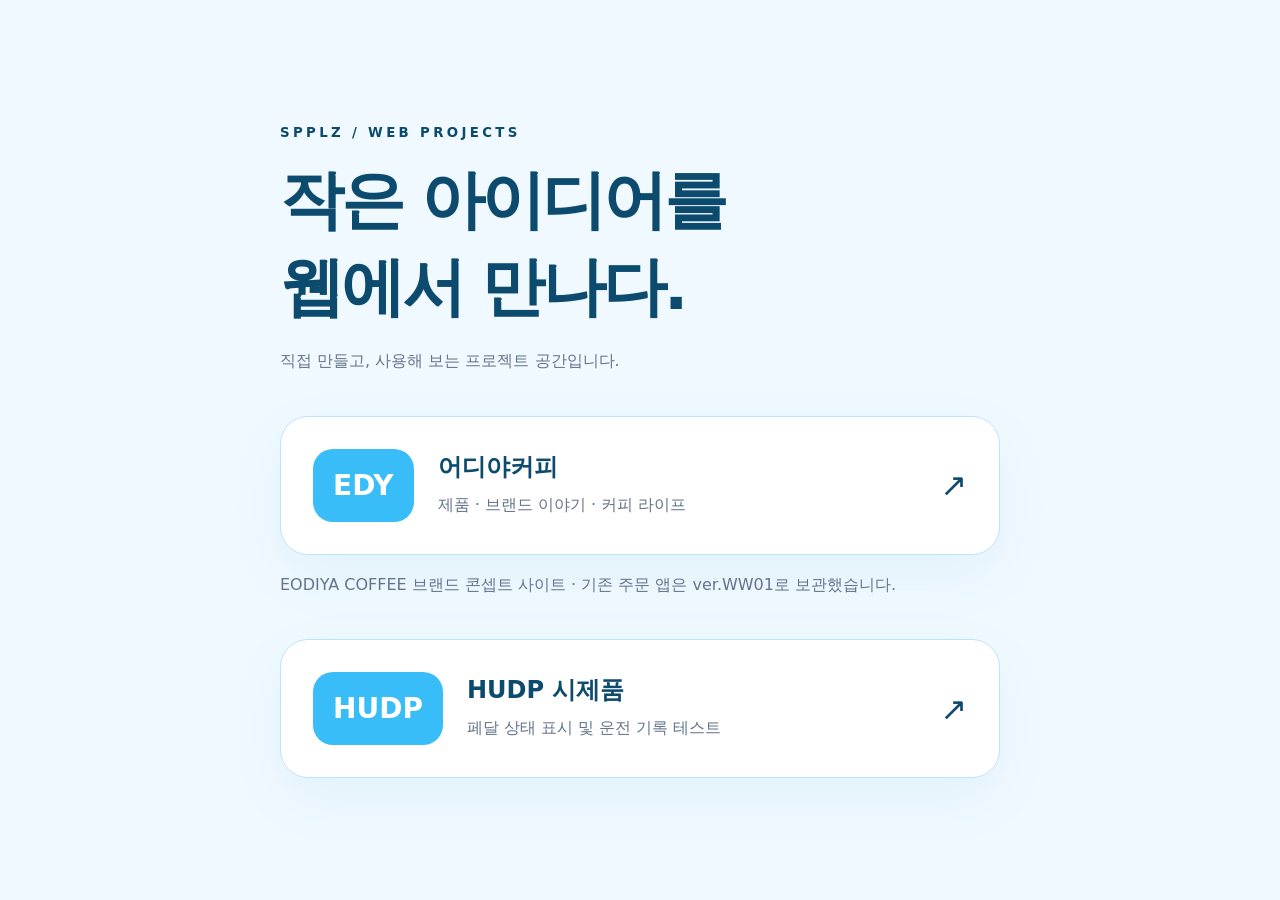
<file: index.html>
<!doctype html><html lang="ko"><meta charset="utf-8"><meta name="viewport" content="width=device-width,initial-scale=1"><title>SPPLZ · Projects</title><style>*{box-sizing:border-box}body{margin:0;background:#f0f9ff;color:#0c4a6e;font-family:system-ui,sans-serif;min-height:100vh;display:grid;place-items:center;padding:24px}main{width:min(100%,720px)}small{letter-spacing:.25em;font-weight:700}h1{font-size:clamp(36px,8vw,64px);letter-spacing:-.05em;margin:16px 0}p{color:#64748b;line-height:1.8}.card{display:flex;align-items:center;gap:24px;padding:32px;background:white;border:1px solid #bae6fd;border-radius:28px;text-decoration:none;color:inherit;box-shadow:0 20px 60px #0284c710;margin-top:40px}.icon{background:#38bdf8;color:white;padding:20px;border-radius:20px;font-size:28px;font-weight:900}.card h2{margin:0 0 8px}.card p{margin:0}.arrow{margin-left:auto;font-size:32px}.card:hover{border-color:#0ea5e9}.card:focus-visible{outline:3px solid #0284c7}</style><main><small>SPPLZ / WEB PROJECTS</small><h1>작은 아이디어를<br>웹에서 만나다.</h1><p>직접 만들고, 사용해 보는 프로젝트 공간입니다.</p><a class="card" href="/EDY/"><span class="icon">EDY</span><span><h2>어디야커피</h2><p>제품 · 브랜드 이야기 · 커피 라이프</p></span><span class="arrow">↗</span></a><p>EODIYA COFFEE 브랜드 콘셉트 사이트 · 기존 주문 앱은 ver.WW01로 보관했습니다.</p><a class="card" href="/HUDP/"><span class="icon">HUDP</span><span><h2>HUDP 시제품</h2><p>페달 상태 표시 및 운전 기록 테스트</p></span><span class="arrow">↗</span></a></main></html>
</file>
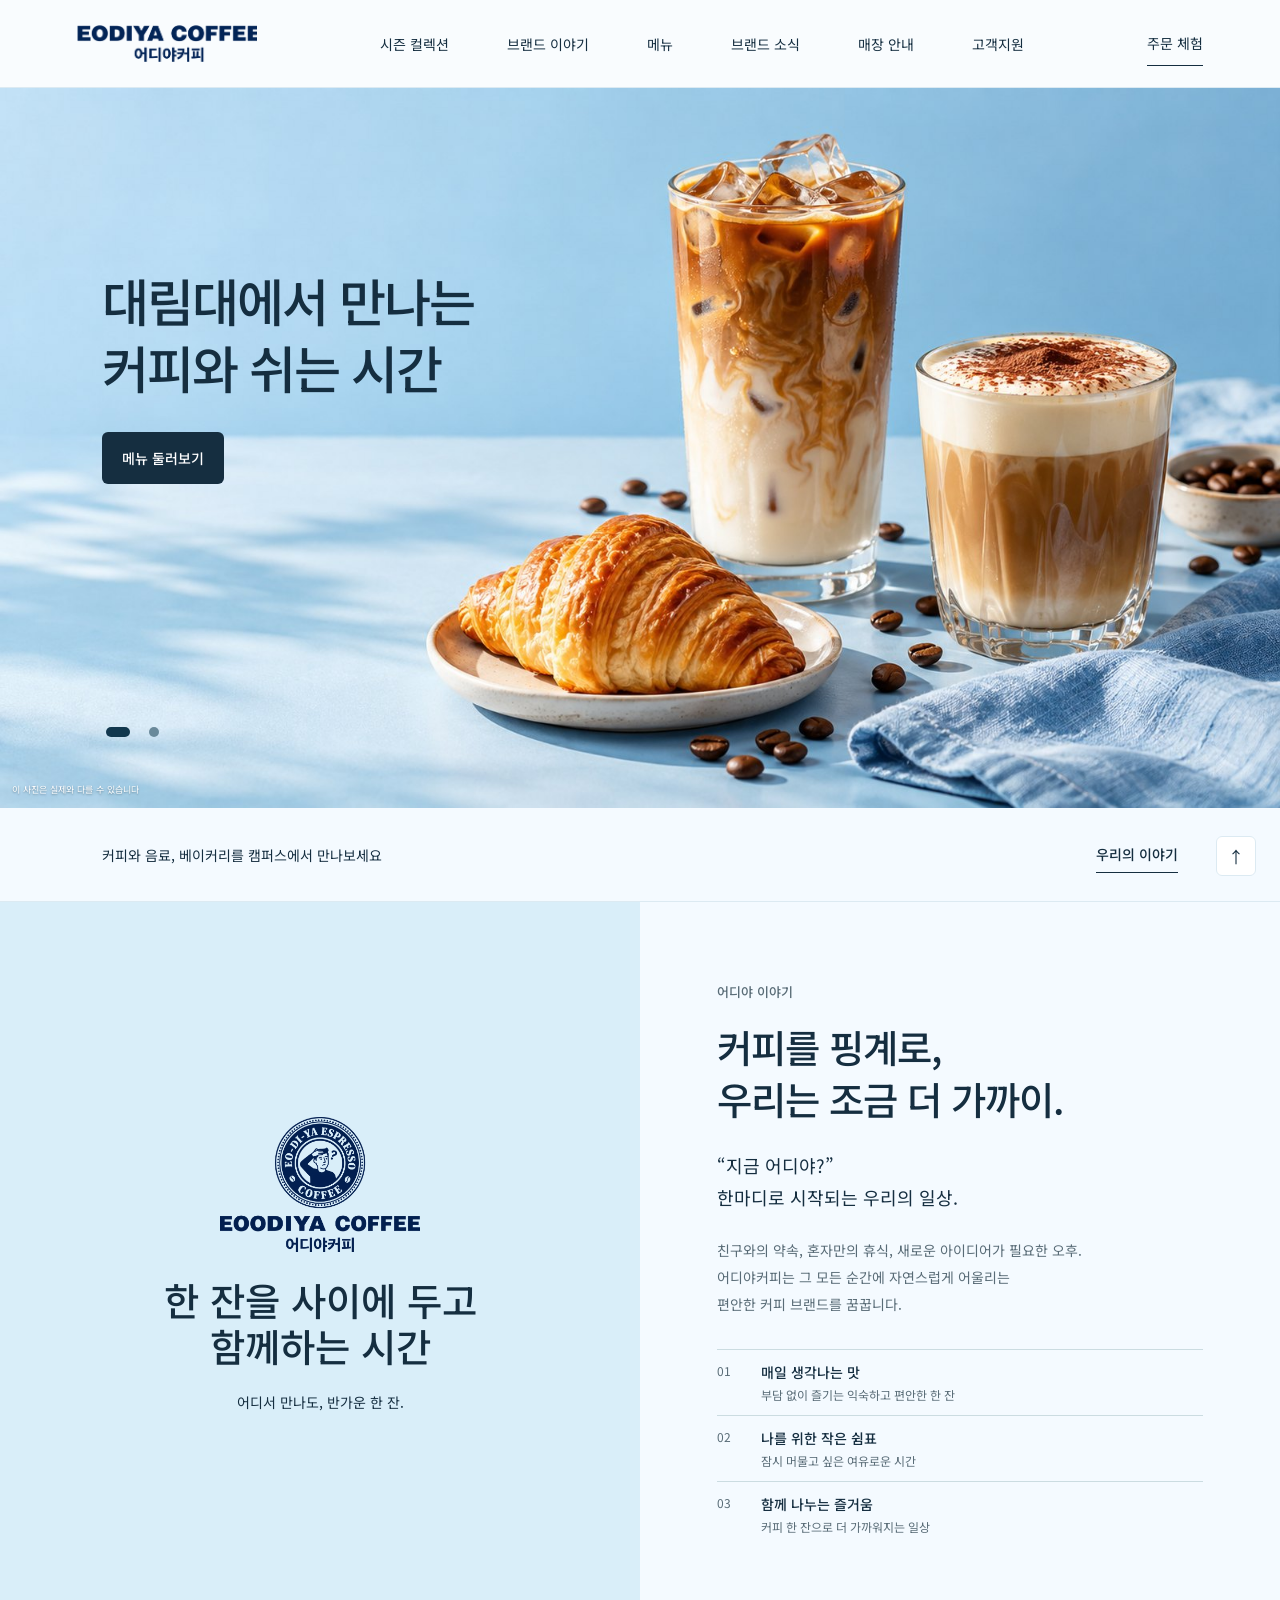
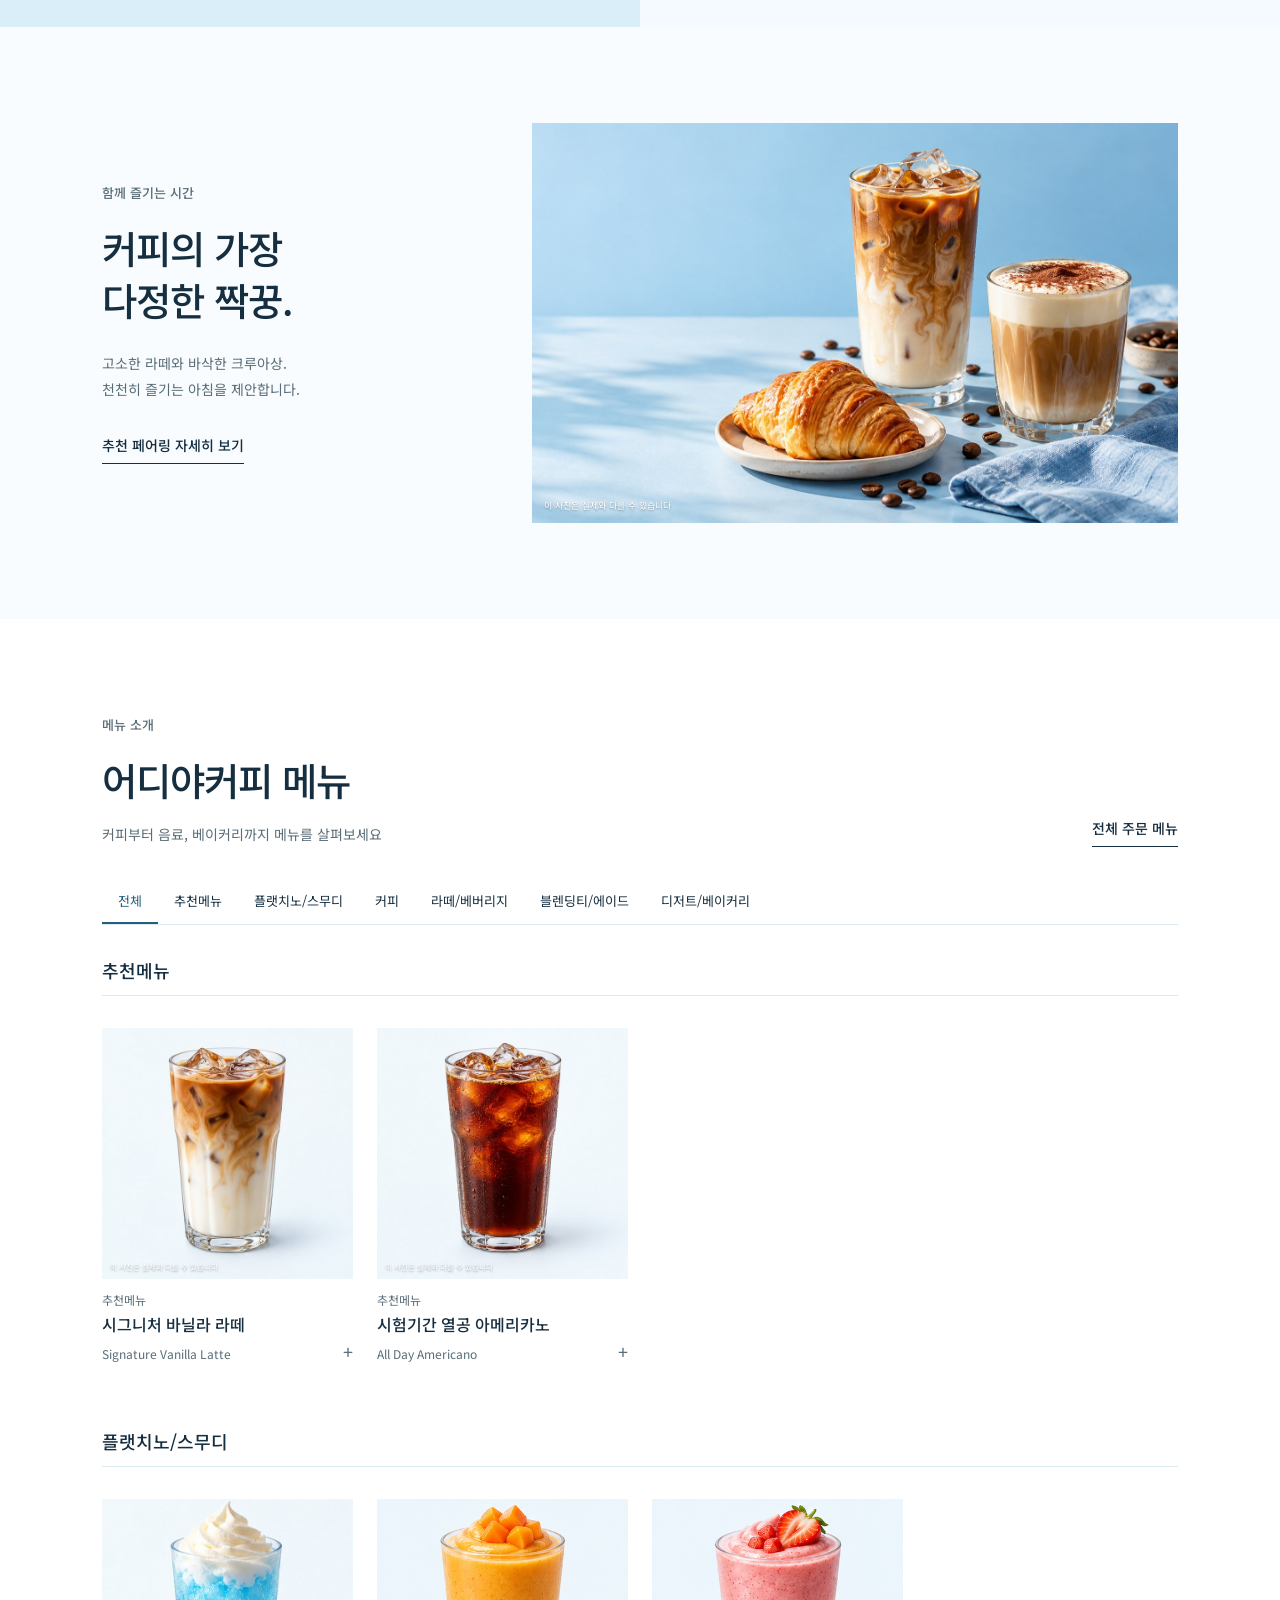
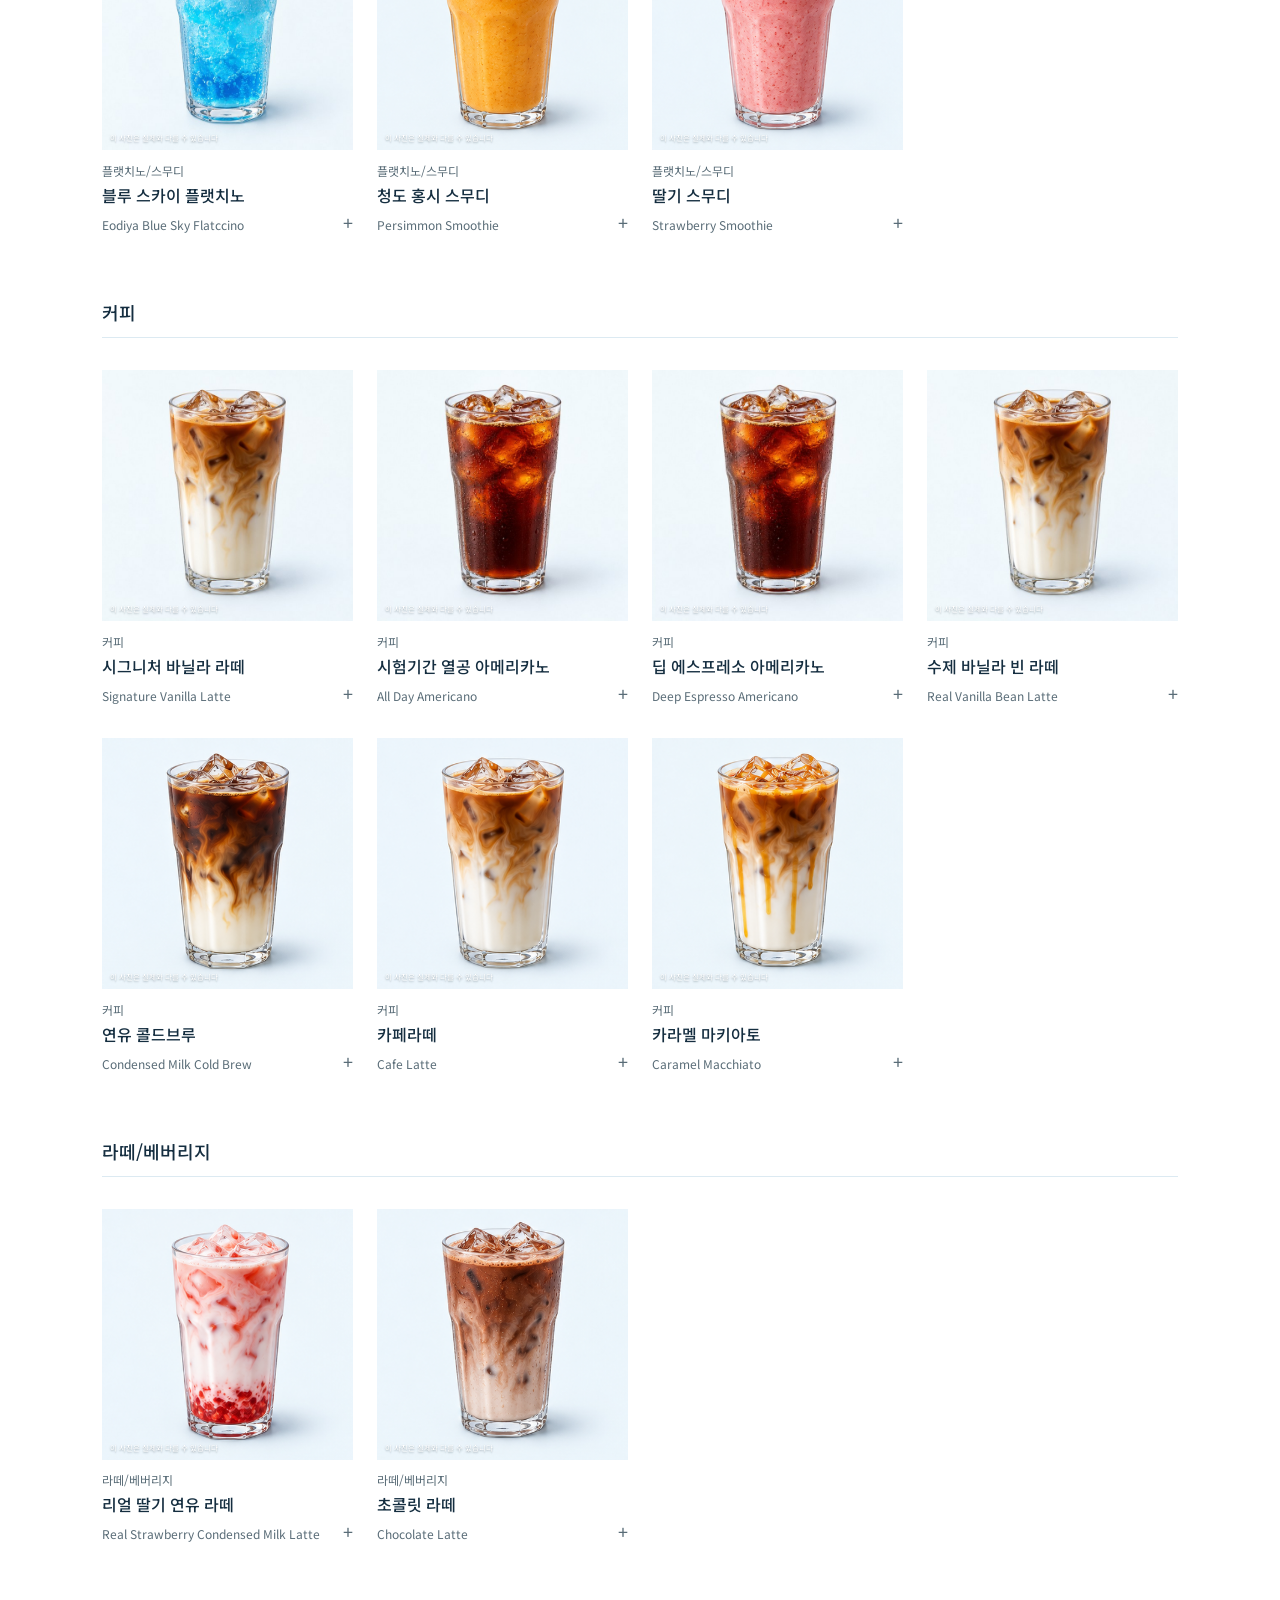
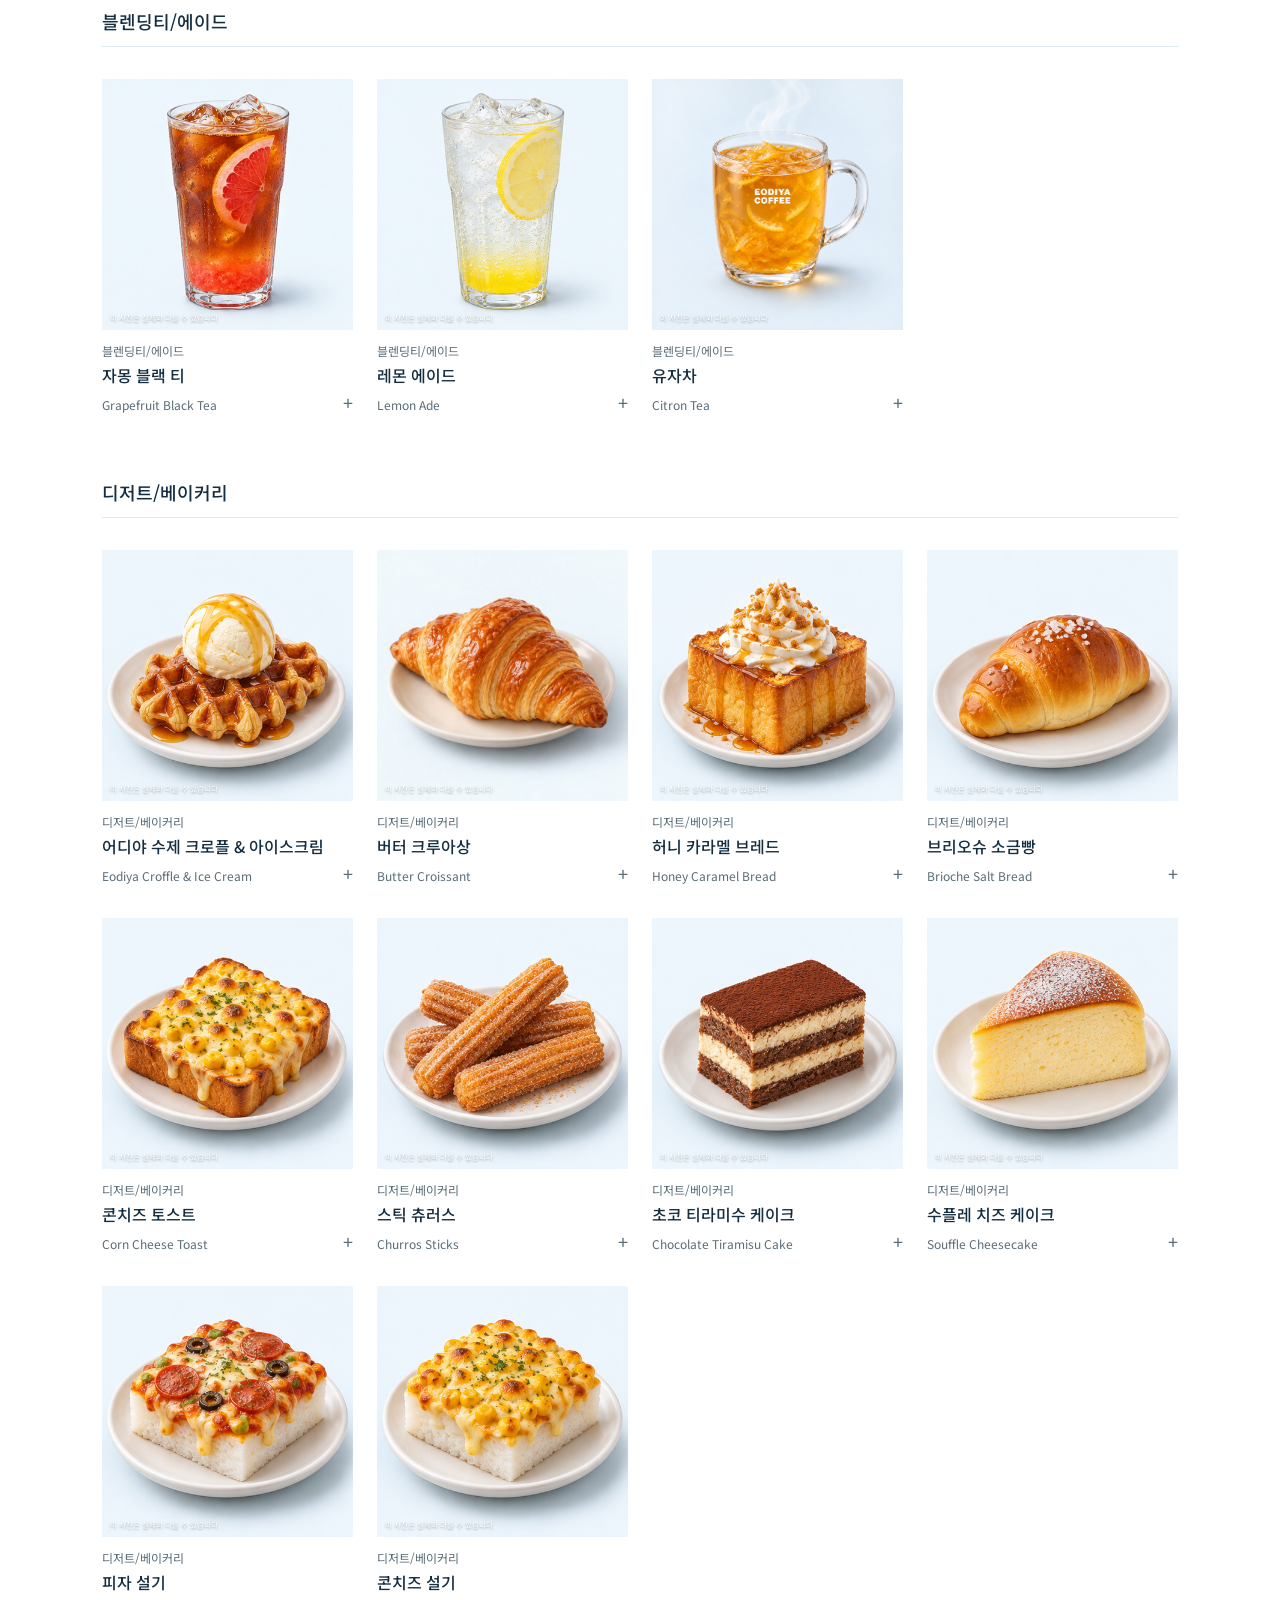
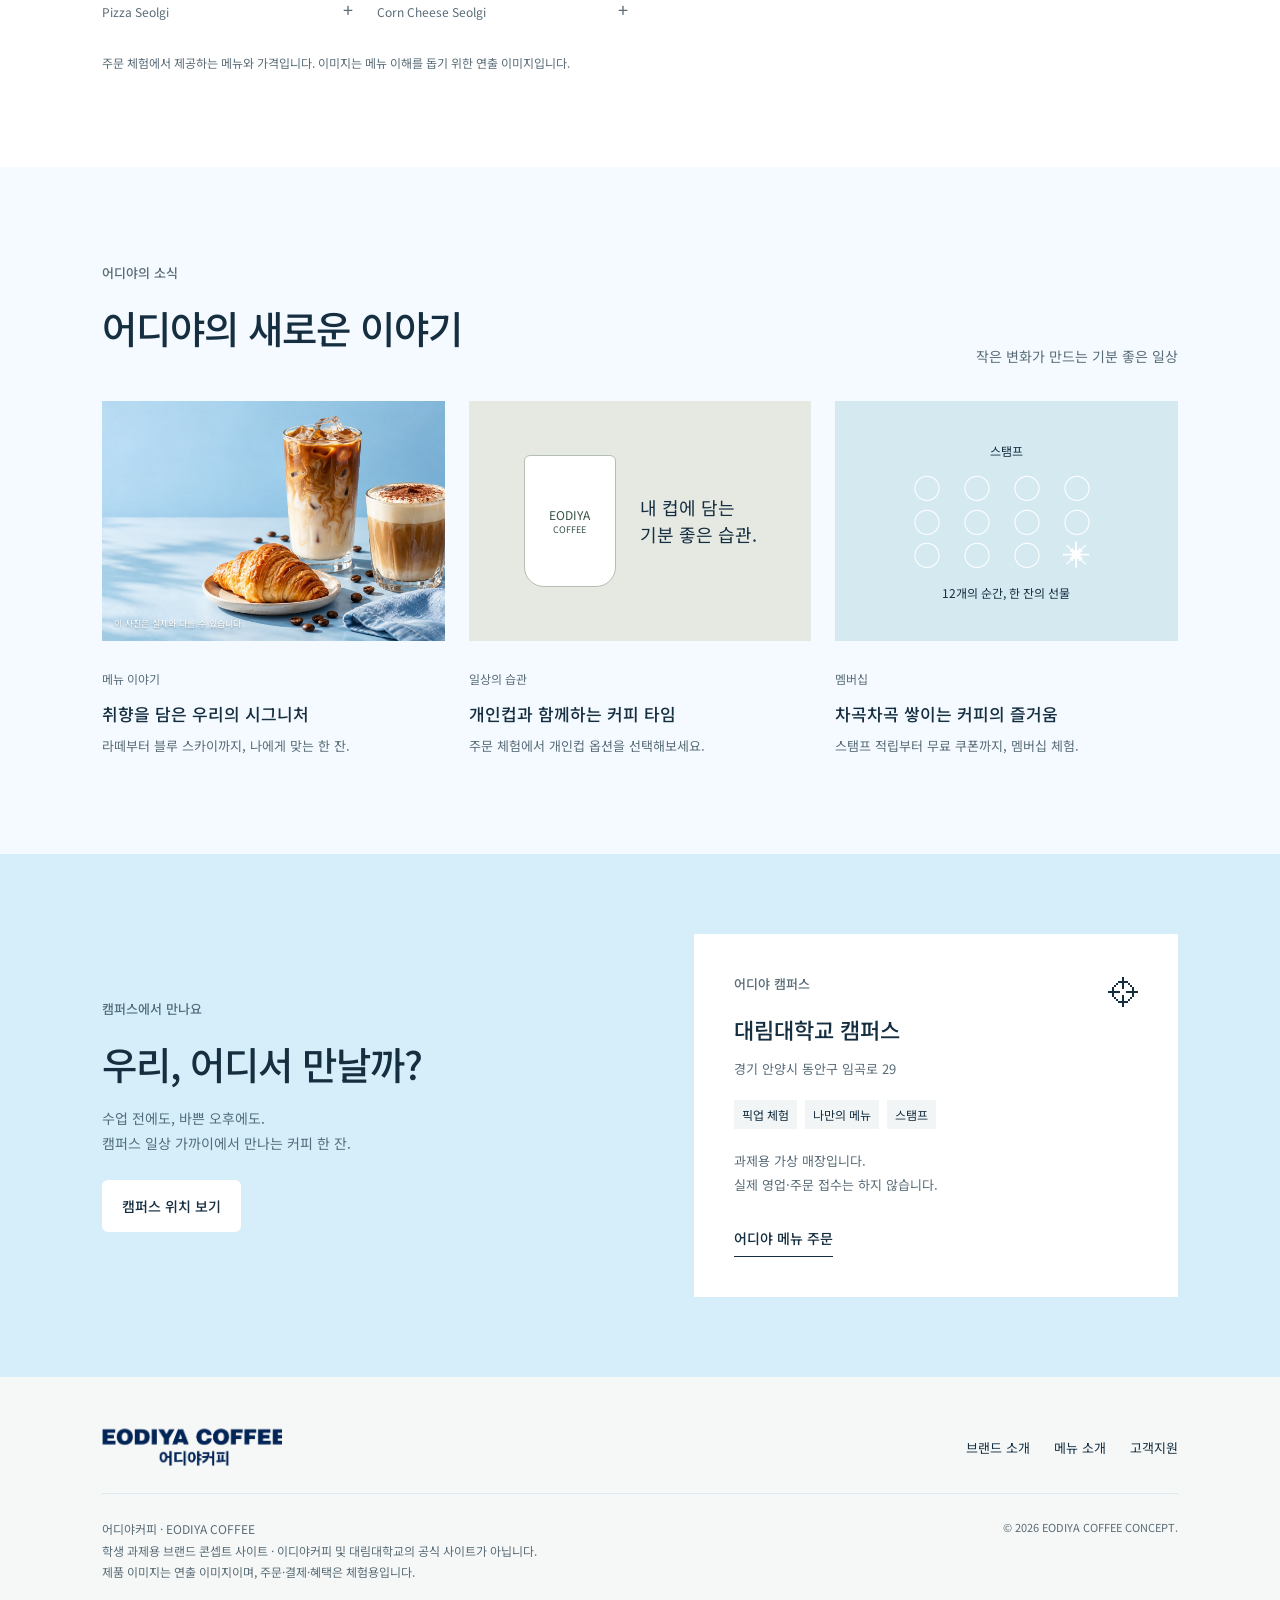
<file: DC/index.html>
<!doctype html><html lang="ko"><head><meta charset="utf-8"><meta name="viewport" content="width=device-width,initial-scale=1"><meta http-equiv="refresh" content="0;url=/EDY/"><link rel="canonical" href="https://spplz.github.io/EDY/"><title>어디야커피 · 새 주소 안내</title></head><body><p>어디야커피 홈페이지가 <a href="/EDY/">/EDY/</a>로 이동했습니다.</p><a href="/DC/ver.WW01.html">ver.WW01 보관본</a><script>location.replace('/EDY/'+location.hash)</script></body></html>
</file>
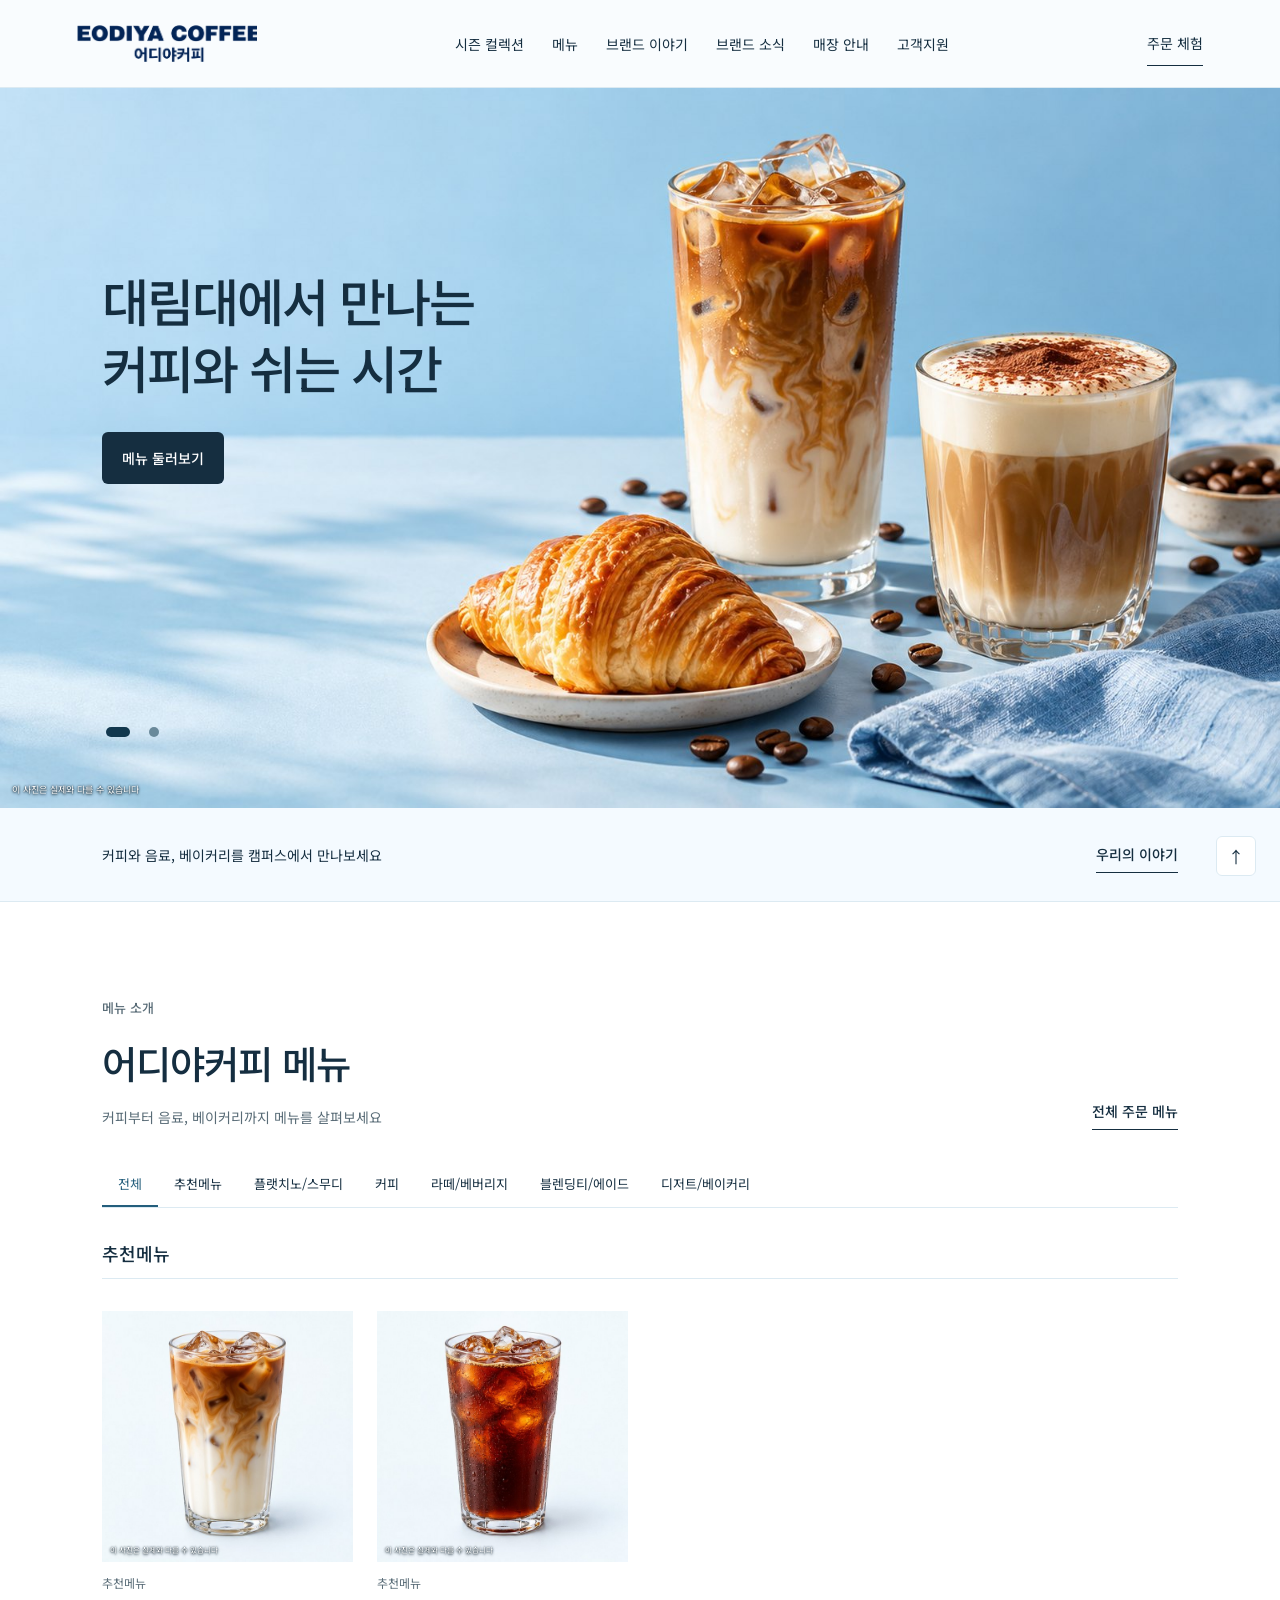
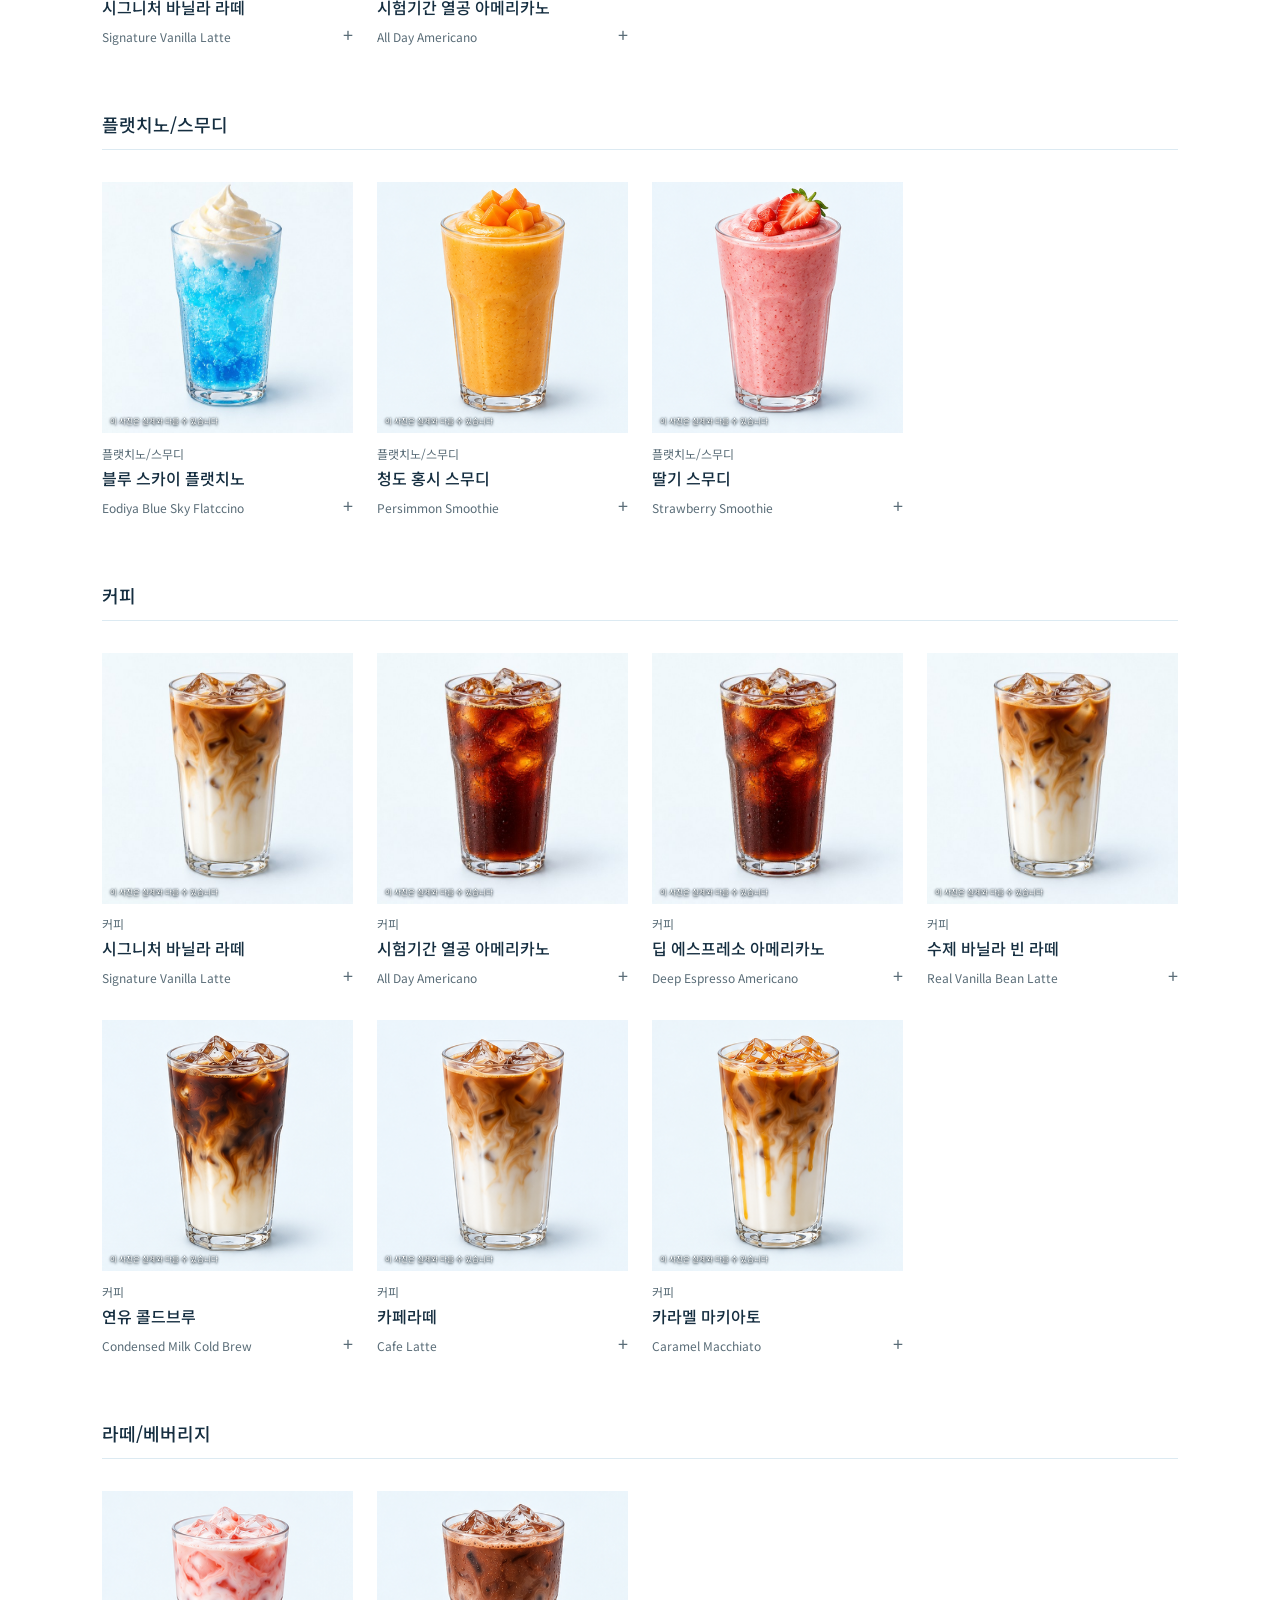
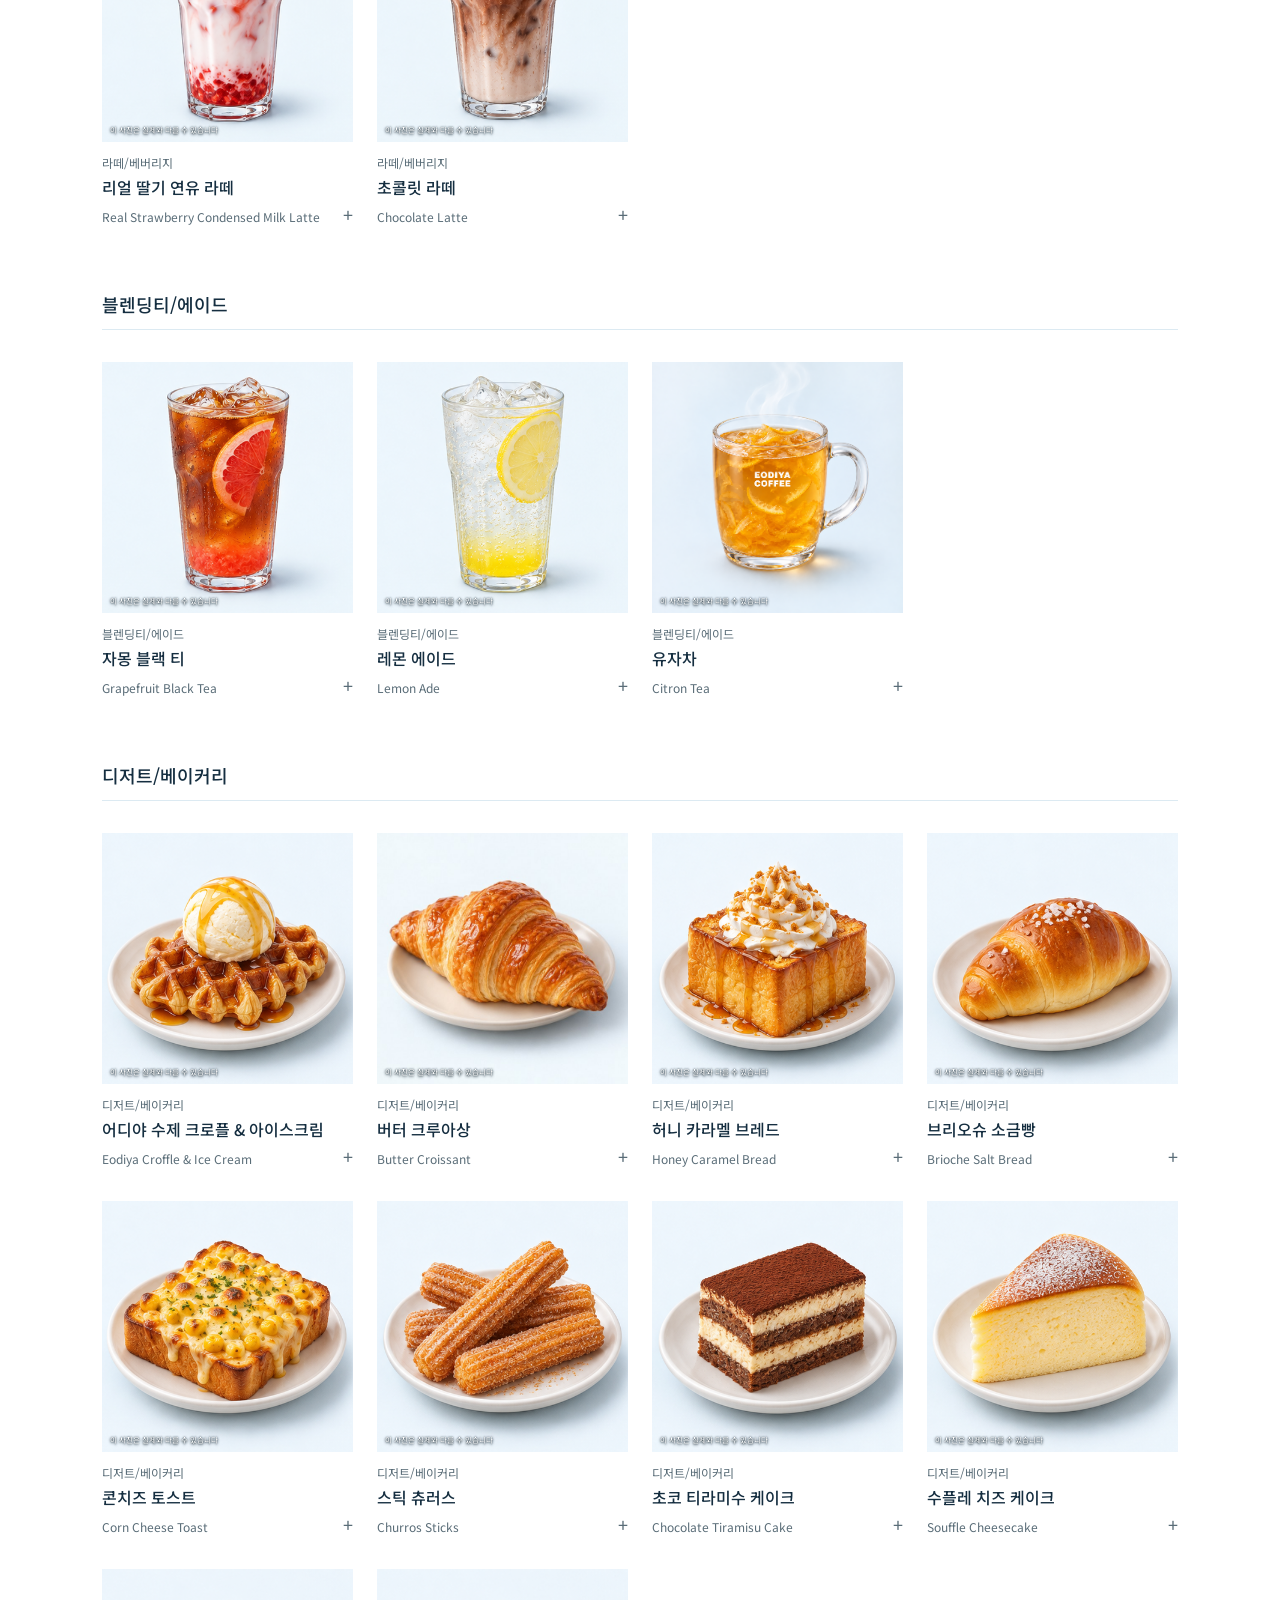
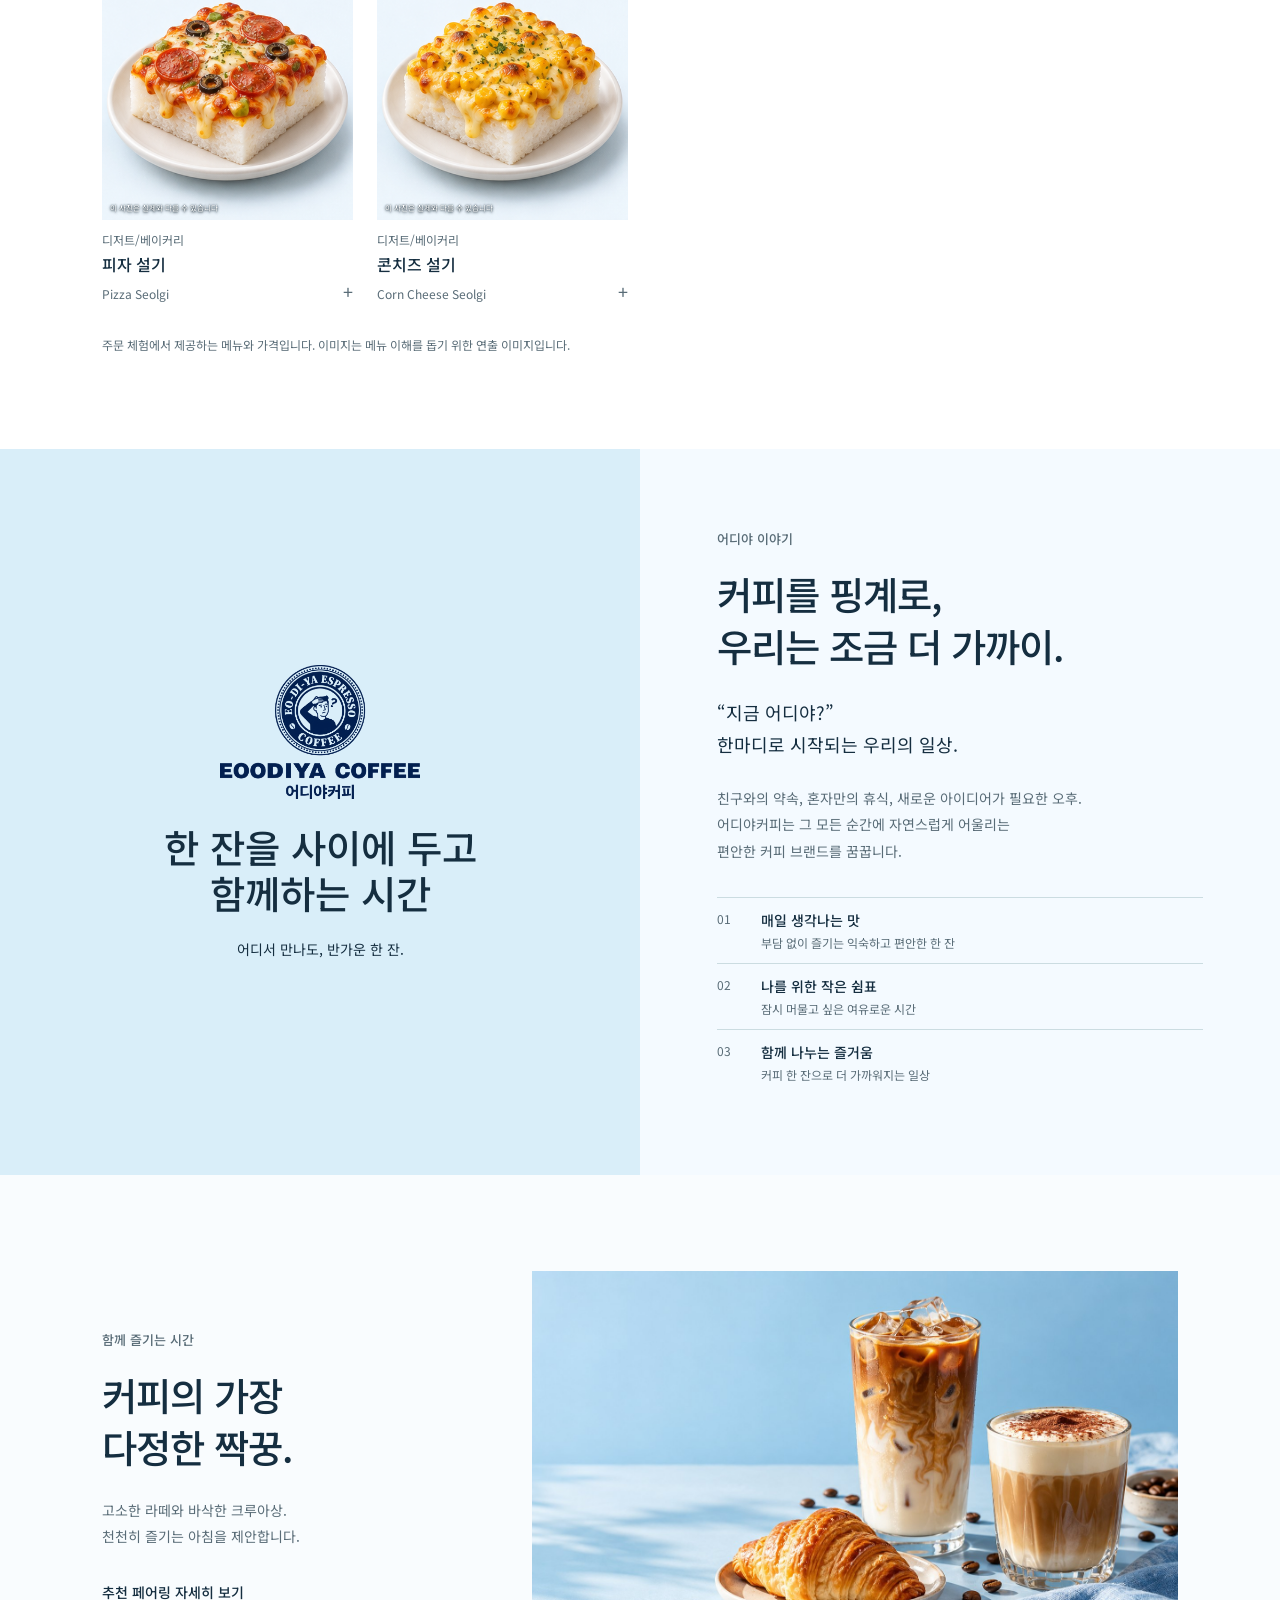
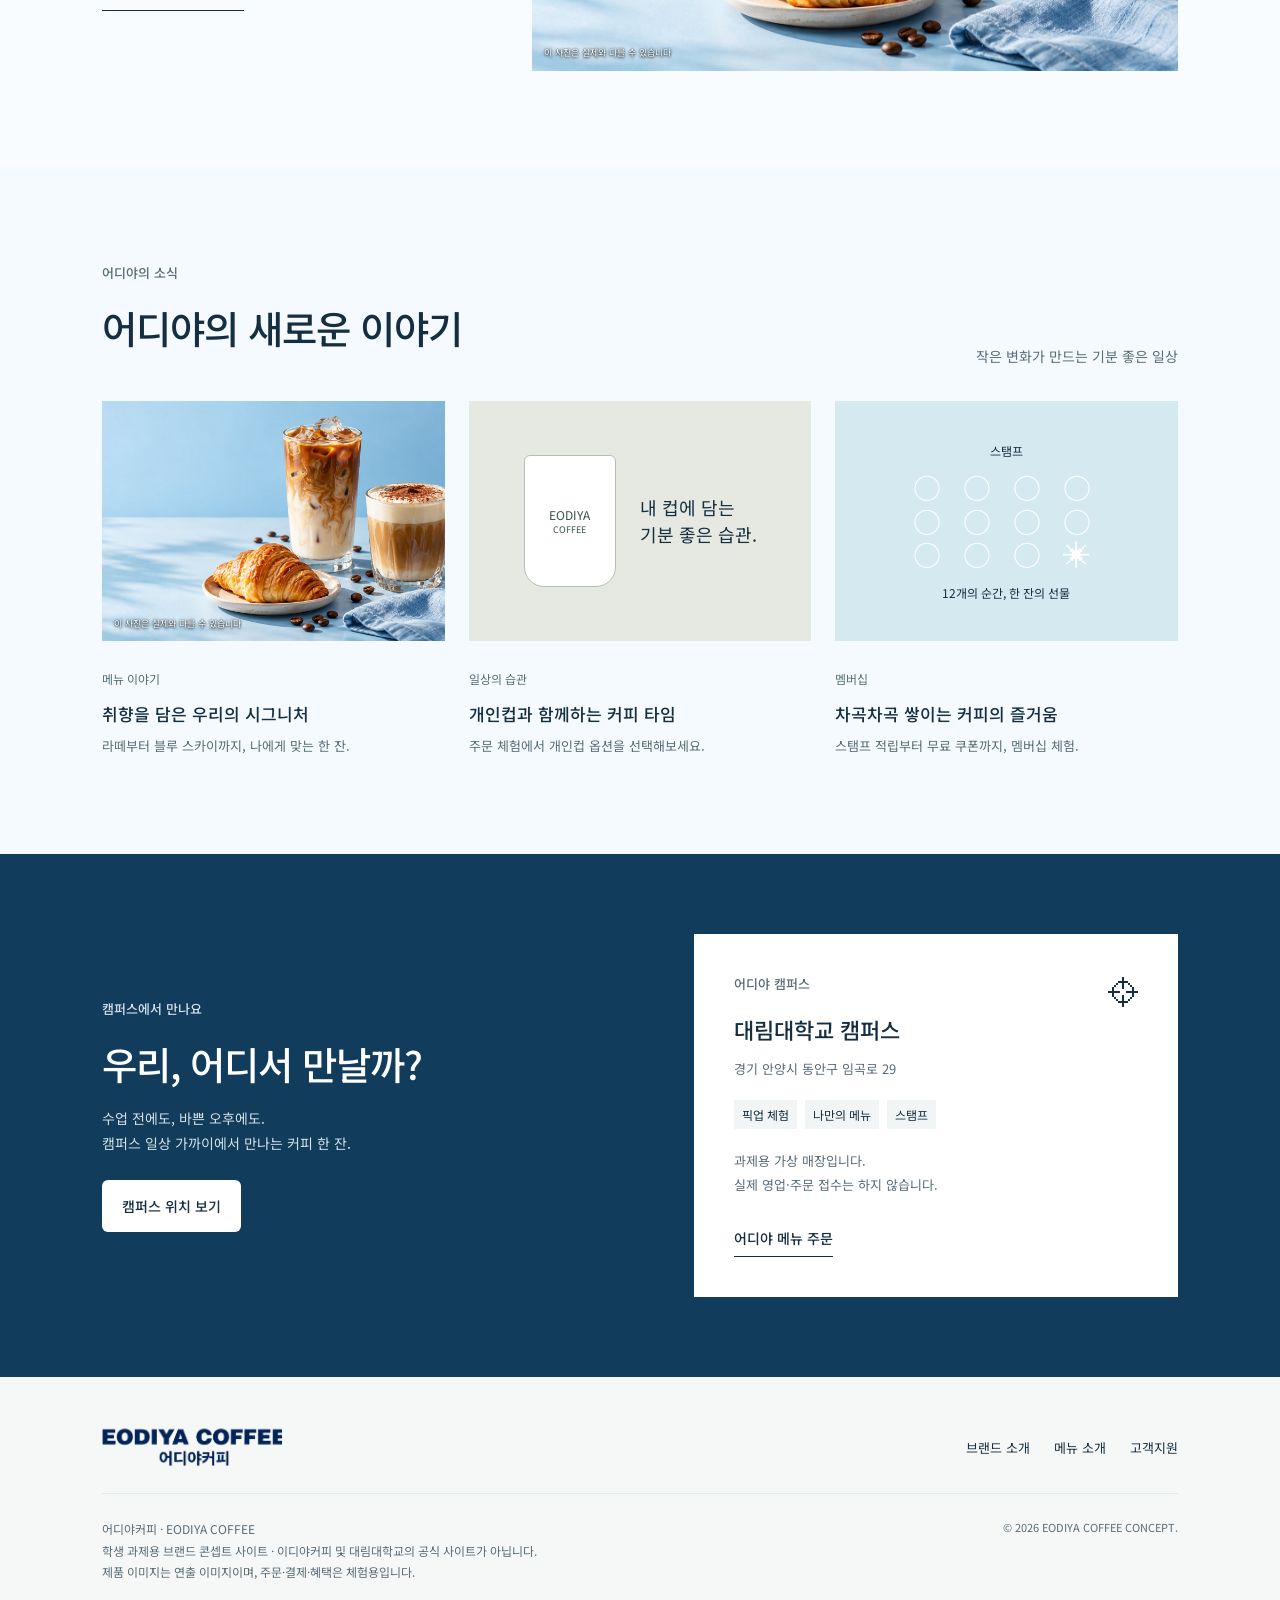
<file: EDY-Alpha/index.html>
<!doctype html>
<html lang="ko">
<head><meta charset="utf-8"><meta name="viewport" content="width=device-width,initial-scale=1"><meta name="theme-color" content="#d8edf8"><meta name="description" content="어디야커피, 오늘의 쉼표를 만나는 곳. 시그니처 음료와 커피, 베이커리 그리고 우리의 이야기를 만나보세요."><title>EODIYA COFFEE · 어디야커피</title><link rel="icon" href="logo-emblem.png"><link rel="stylesheet" href="marketing.css?v=10"></head>
<body>
<a class="skip" href="#main">본문 바로가기</a>

<header><a class="logo" href="#" aria-label="어디야커피 홈"><img src="logo-text.png" alt="EODIYA COFFEE 어디야커피"></a><nav id="navigation" aria-label="주 메뉴"><a href="#season">시즌 컬렉션</a><a href="#menu">메뉴</a><a href="#brand">브랜드 이야기</a><a href="#journal">브랜드 소식</a><a href="#store">매장 안내</a><a href="/EDY/support/">고객지원</a></nav><a class="order-link" href="/EDY-Alpha/menu/">주문 체험 <span></span></a><button class="mobile-toggle" aria-label="메뉴 열기" aria-expanded="false" aria-controls="navigation">☰</button></header>
<main id="main">
<section class="hero" id="season" aria-labelledby="hero-title"><div class="hero-images" aria-hidden="true"><img class="hero-photo is-active" src="hero.jpg" alt="" fetchpriority="high"><img class="hero-photo" src="hero-slide-2.png" alt="" loading="eager"></div><div class="hero-content"><p class="season-label">오늘의 어디야커피</p><h1 id="hero-title">대림대에서 만나는<br>커피와 쉬는 시간</h1><a class="pill dark" href="#menu">메뉴 둘러보기 <span></span></a></div><div class="hero-foot"><span>COFFEE · MOMENTS · EVERYDAY</span><div class="slide-controls"><div class="slide-dots" role="group" aria-label="배너 선택"><button class="slide-dot active" aria-label="첫 번째 배너" aria-pressed="true" data-slide="0"></button><button class="slide-dot" aria-label="두 번째 배너" aria-pressed="false" data-slide="1"></button></div></div></div><span class="vertical-note">YOUR EVERYDAY COFFEE COMPANION</span></section>
<div class="intro-line"><span>커피와 음료, 베이커리를 캠퍼스에서 만나보세요</span><a href="#brand">우리의 이야기 <span></span></a></div>
<section class="section menu-section" id="menu"><div class="section-heading"><div><p class="eyebrow">메뉴 소개</p><h2>어디야커피 메뉴</h2><p>커피부터 음료, 베이커리까지 메뉴를 살펴보세요</p></div><a class="text-link" href="/EDY-Alpha/menu/">전체 주문 메뉴 <span></span></a></div><div class="filters" aria-label="메뉴 분류"><button class="active" data-filter="all" aria-pressed="true">전체</button><button data-filter="추천메뉴" aria-pressed="false">추천메뉴</button><button data-filter="플랫치노/스무디" aria-pressed="false">플랫치노/스무디</button><button data-filter="커피" aria-pressed="false">커피</button><button data-filter="라떼/베버리지" aria-pressed="false">라떼/베버리지</button><button data-filter="블렌딩티/에이드" aria-pressed="false">블렌딩티/에이드</button><button data-filter="디저트/베이커리" aria-pressed="false">디저트/베이커리</button></div><div class="products" id="products" aria-live="polite"></div><p class="product-note">주문 체험에서 제공하는 메뉴와 가격입니다. 이미지는 메뉴 이해를 돕기 위한 연출 이미지입니다.</p></section>
<section class="brand-section" id="brand"><div class="brand-art"><img src="logo-emblem.png" alt="어디야커피 엠블럼" loading="lazy"><span>한 잔을 사이에 두고<br>함께하는 시간</span><p>어디서 만나도, 반가운 한 잔.</p><div class="orbit orbit-one"></div><div class="orbit orbit-two"></div></div><div class="brand-copy"><p class="eyebrow">어디야 이야기</p><h2>커피를 핑계로,<br>우리는 조금 더 가까이.</h2><p class="lead">“지금 어디야?”<br>한마디로 시작되는 우리의 일상.</p><p>친구와의 약속, 혼자만의 휴식, 새로운 아이디어가 필요한 오후.<br>어디야커피는 그 모든 순간에 자연스럽게 어울리는<br>편안한 커피 브랜드를 꿈꿉니다.</p><div class="brand-values"><div><b>01</b><span>매일 생각나는 맛</span><small>부담 없이 즐기는 익숙하고 편안한 한 잔</small></div><div><b>02</b><span>나를 위한 작은 쉼표</span><small>잠시 머물고 싶은 여유로운 시간</small></div><div><b>03</b><span>함께 나누는 즐거움</span><small>커피 한 잔으로 더 가까워지는 일상</small></div></div></div></section>
<section class="pairing section"><div><p class="eyebrow">함께 즐기는 시간</p><h2>커피의 가장<br>다정한 짝꿍.</h2><p>고소한 라떼와 바삭한 크루아상.<br>천천히 즐기는 아침을 제안합니다.</p><button class="text-link" data-product="m10">추천 페어링 자세히 보기 <span></span></button></div><div class="pairing-photo"><img src="hero.jpg" alt="라떼와 함께 즐기는 크루아상 페어링" loading="lazy"></div><span class="pairing-caption">THE PERFECT PAIR<br><b>LATTE + CROISSANT</b></span></section>
<section class="section journal" id="journal"><div class="section-heading"><div><p class="eyebrow">어디야의 소식</p><h2>어디야의 새로운 이야기</h2></div><span class="section-sub">작은 변화가 만드는 기분 좋은 일상</span></div><div class="journal-grid"><button class="story" data-story="collection"><div class="story-image story-season"><img src="hero.jpg" alt="시그니처 커피 컬렉션" loading="lazy"><span></span></div><span class="tag">메뉴 이야기</span><h3>취향을 담은 우리의 시그니처</h3><p>라떼부터 블루 스카이까지, 나에게 맞는 한 잔.</p><span class="story-arrow"></span></button><button class="story" data-story="cup"><div class="story-image story-cup"><span class="cup-illustration" aria-hidden="true">EODIYA<br><small>COFFEE</small></span><span class="cup-message">내 컵에 담는<br>기분 좋은 습관.</span></div><span class="tag">일상의 습관</span><h3>개인컵과 함께하는 커피 타임</h3><p>주문 체험에서 개인컵 옵션을 선택해보세요.</p><span class="story-arrow"></span></button><button class="story" data-story="membership"><div class="story-image story-member"><span class="stamp-label">스탬프</span><div class="stamps" aria-hidden="true">○ ○ ○ ○<br>○ ○ ○ ○<br>○ ○ ○ ✳</div><span>12개의 순간, 한 잔의 선물</span></div><span class="tag">멤버십</span><h3>차곡차곡 쌓이는 커피의 즐거움</h3><p>스탬프 적립부터 무료 쿠폰까지, 멤버십 체험.</p><span class="story-arrow"></span></button></div></section>
<section class="store-section" id="store"><div><p class="eyebrow">캠퍼스에서 만나요</p><h2>우리, 어디서 만날까?</h2><p>수업 전에도, 바쁜 오후에도.<br>캠퍼스 일상 가까이에서 만나는 커피 한 잔.</p><a class="pill light" href="https://map.naver.com/p/search/%EB%8C%80%EB%A6%BC%EB%8C%80%ED%95%99%EA%B5%90" target="_blank" rel="noopener">캠퍼스 위치 보기 <span></span></a></div><div class="store-card"><span class="store-icon" aria-hidden="true">⌖</span><p class="eyebrow">어디야 캠퍼스</p><h3>대림대학교 캠퍼스</h3><p>경기 안양시 동안구 임곡로 29</p><div class="store-tags"><span>픽업 체험</span><span>나만의 메뉴</span><span>스탬프</span></div><p class="store-note">과제용 가상 매장입니다.<br>실제 영업·주문 접수는 하지 않습니다.</p><a class="text-link" href="/EDY-Alpha/menu/">어디야 메뉴 주문 <span></span></a></div></section>
</main>
<footer><div class="footer-top"><a class="logo" href="#" aria-label="어디야커피 처음으로"><img src="logo-text.png" alt="EODIYA COFFEE 어디야커피" loading="lazy"></a><div><a href="#brand">브랜드 소개</a><a href="#menu">메뉴 소개</a><a href="/EDY/support/">고객지원</a></div></div><div class="footer-bottom"><p>어디야커피 · EODIYA COFFEE<br>학생 과제용 브랜드 콘셉트 사이트 · 이디야커피 및 대림대학교의 공식 사이트가 아닙니다.<br>제품 이미지는 연출 이미지이며, 주문·결제·혜택은 체험용입니다.</p><span>© 2026 EODIYA COFFEE CONCEPT.<br></span></div></footer>
<a class="back-top" href="#" aria-label="맨 위로">↑</a>
<dialog id="detail"><button class="dialog-close" aria-label="닫기">×</button><div id="detail-content"></div></dialog>
<script src="catalog.js?v=3"></script><script src="marketing.js?v=8"></script>
</body></html>
</file>
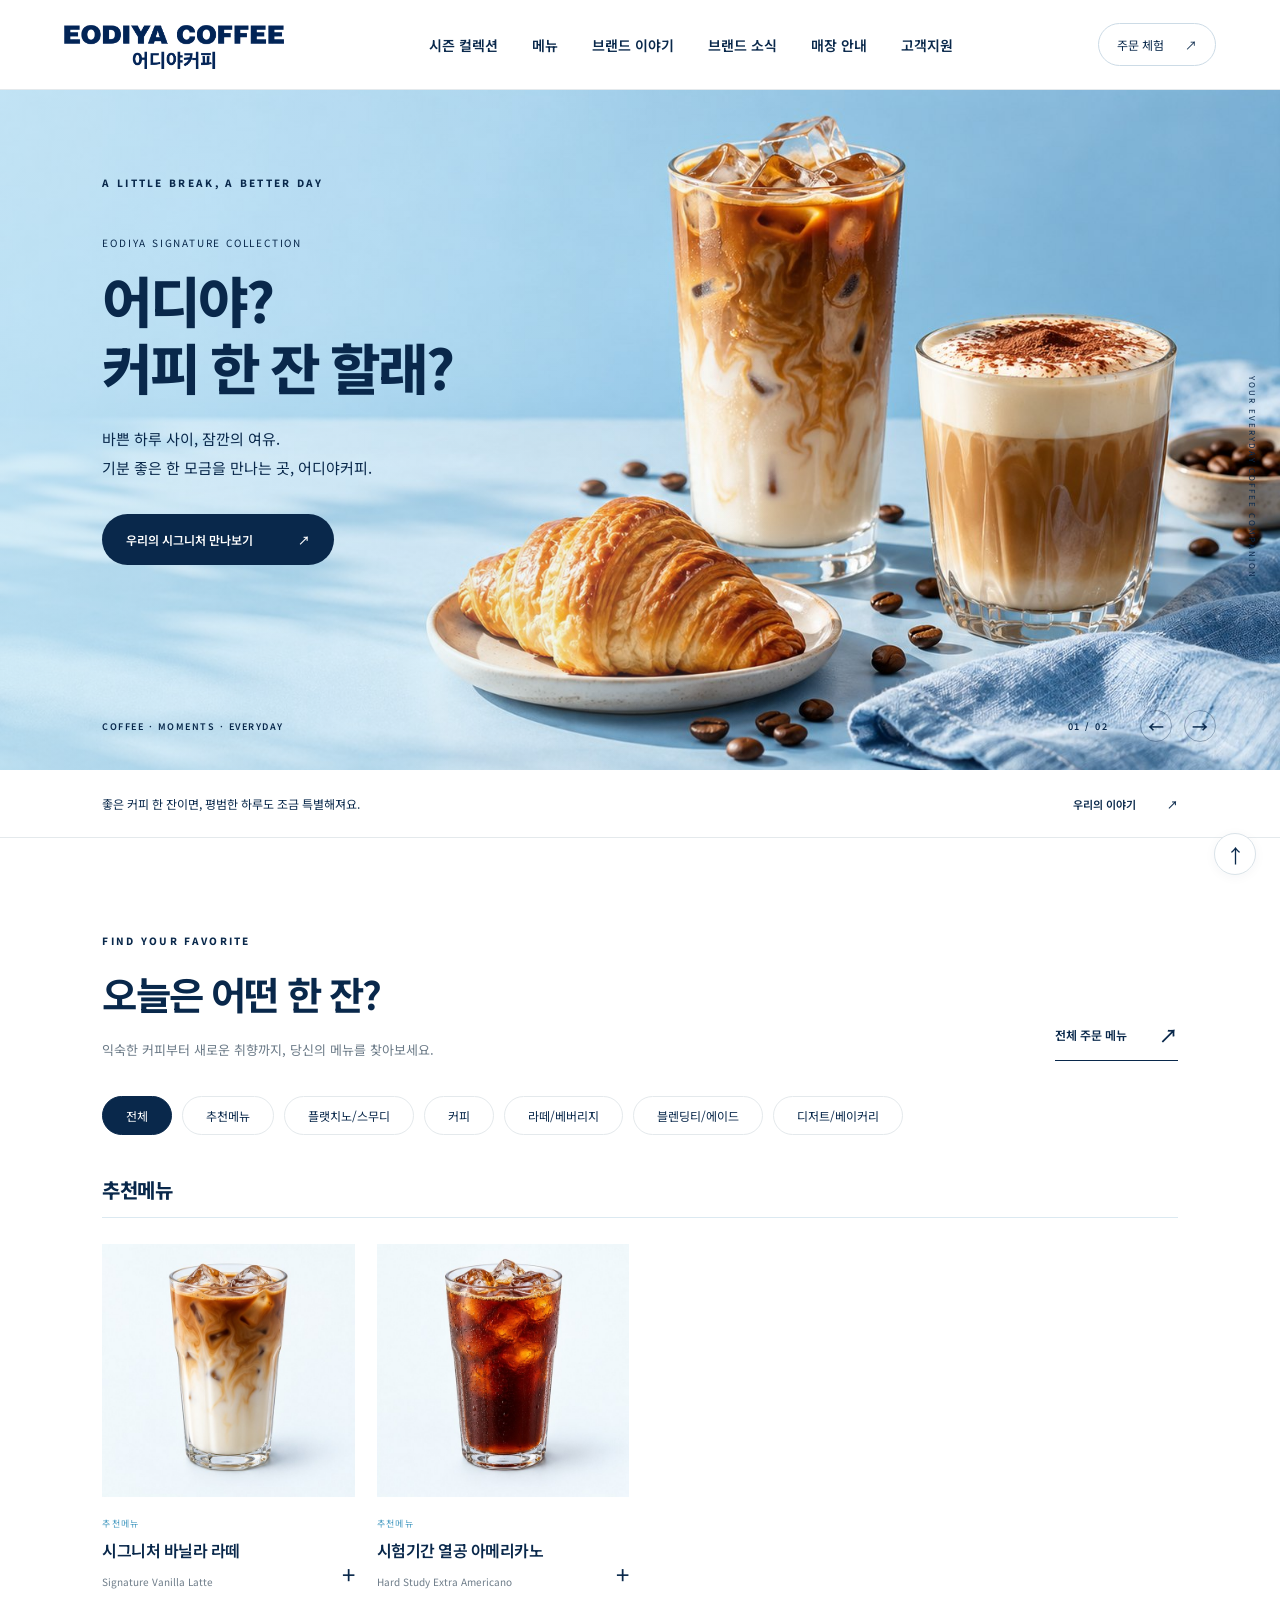
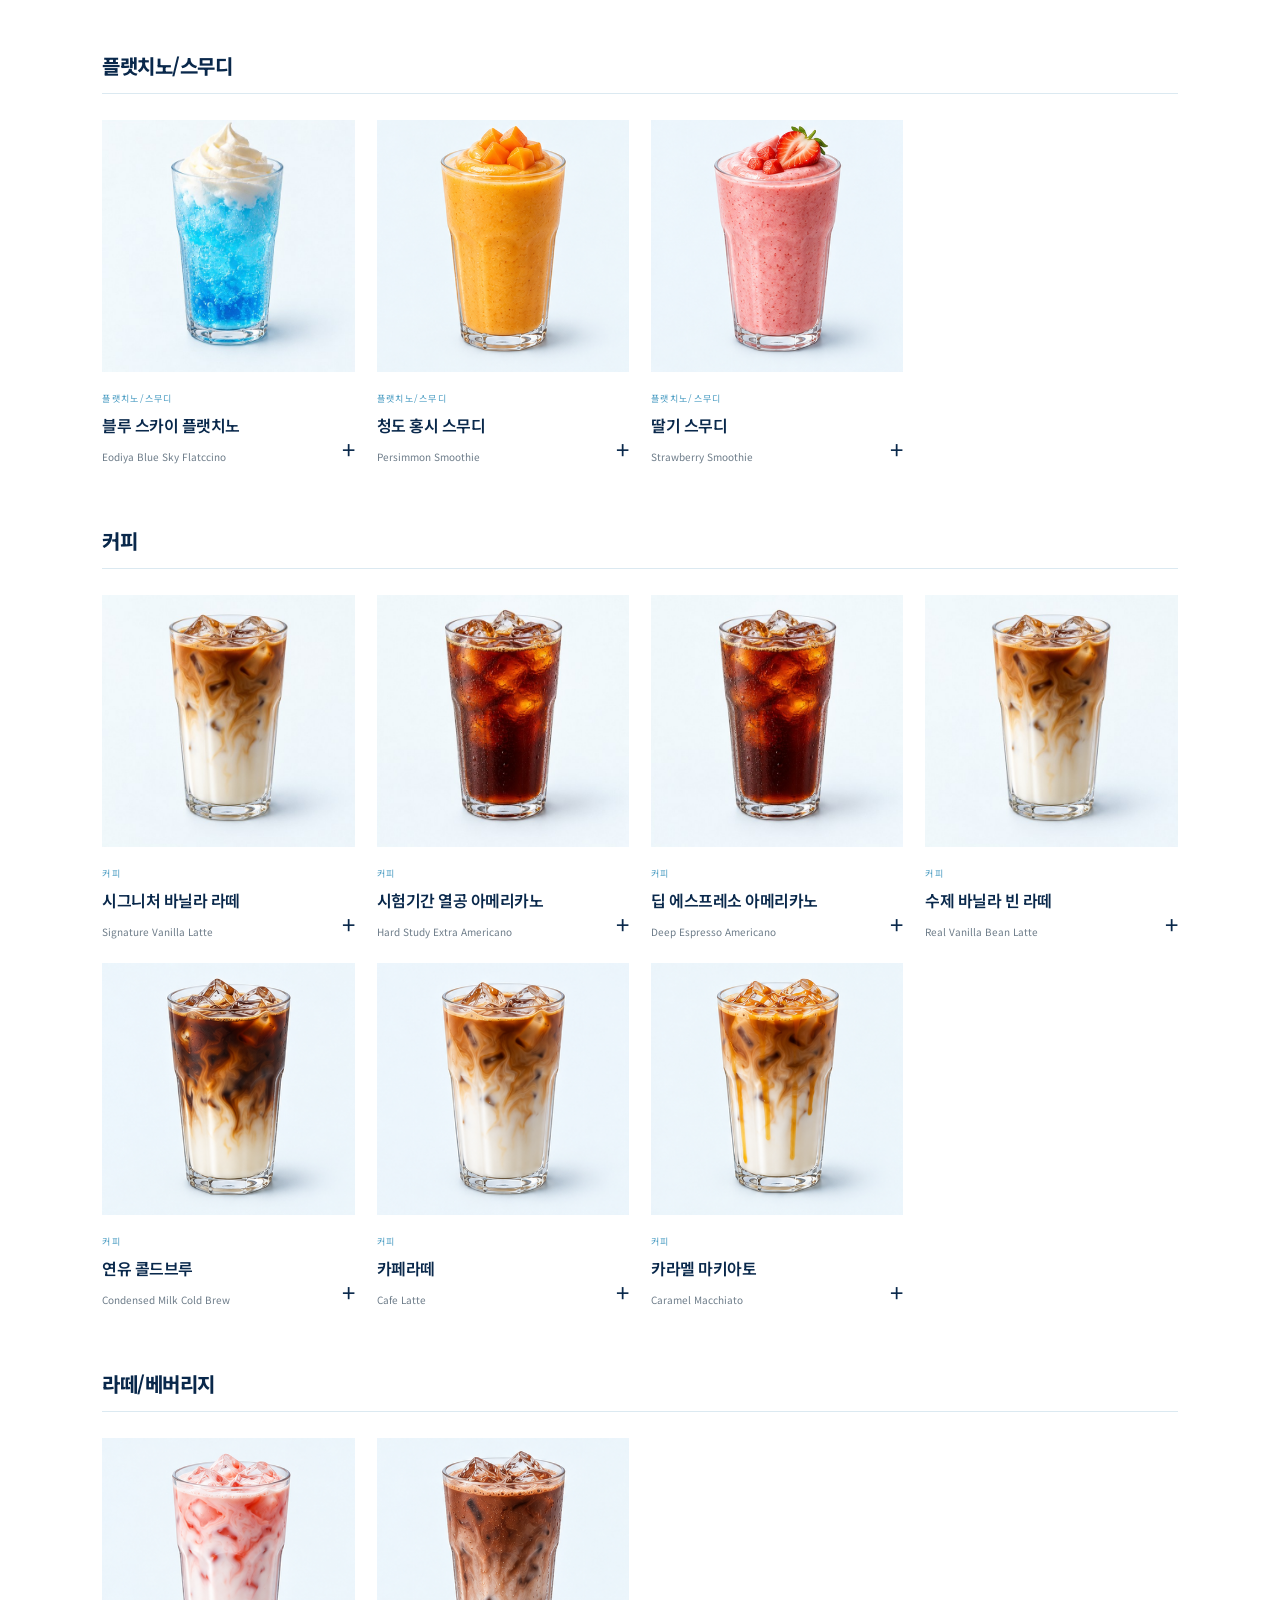
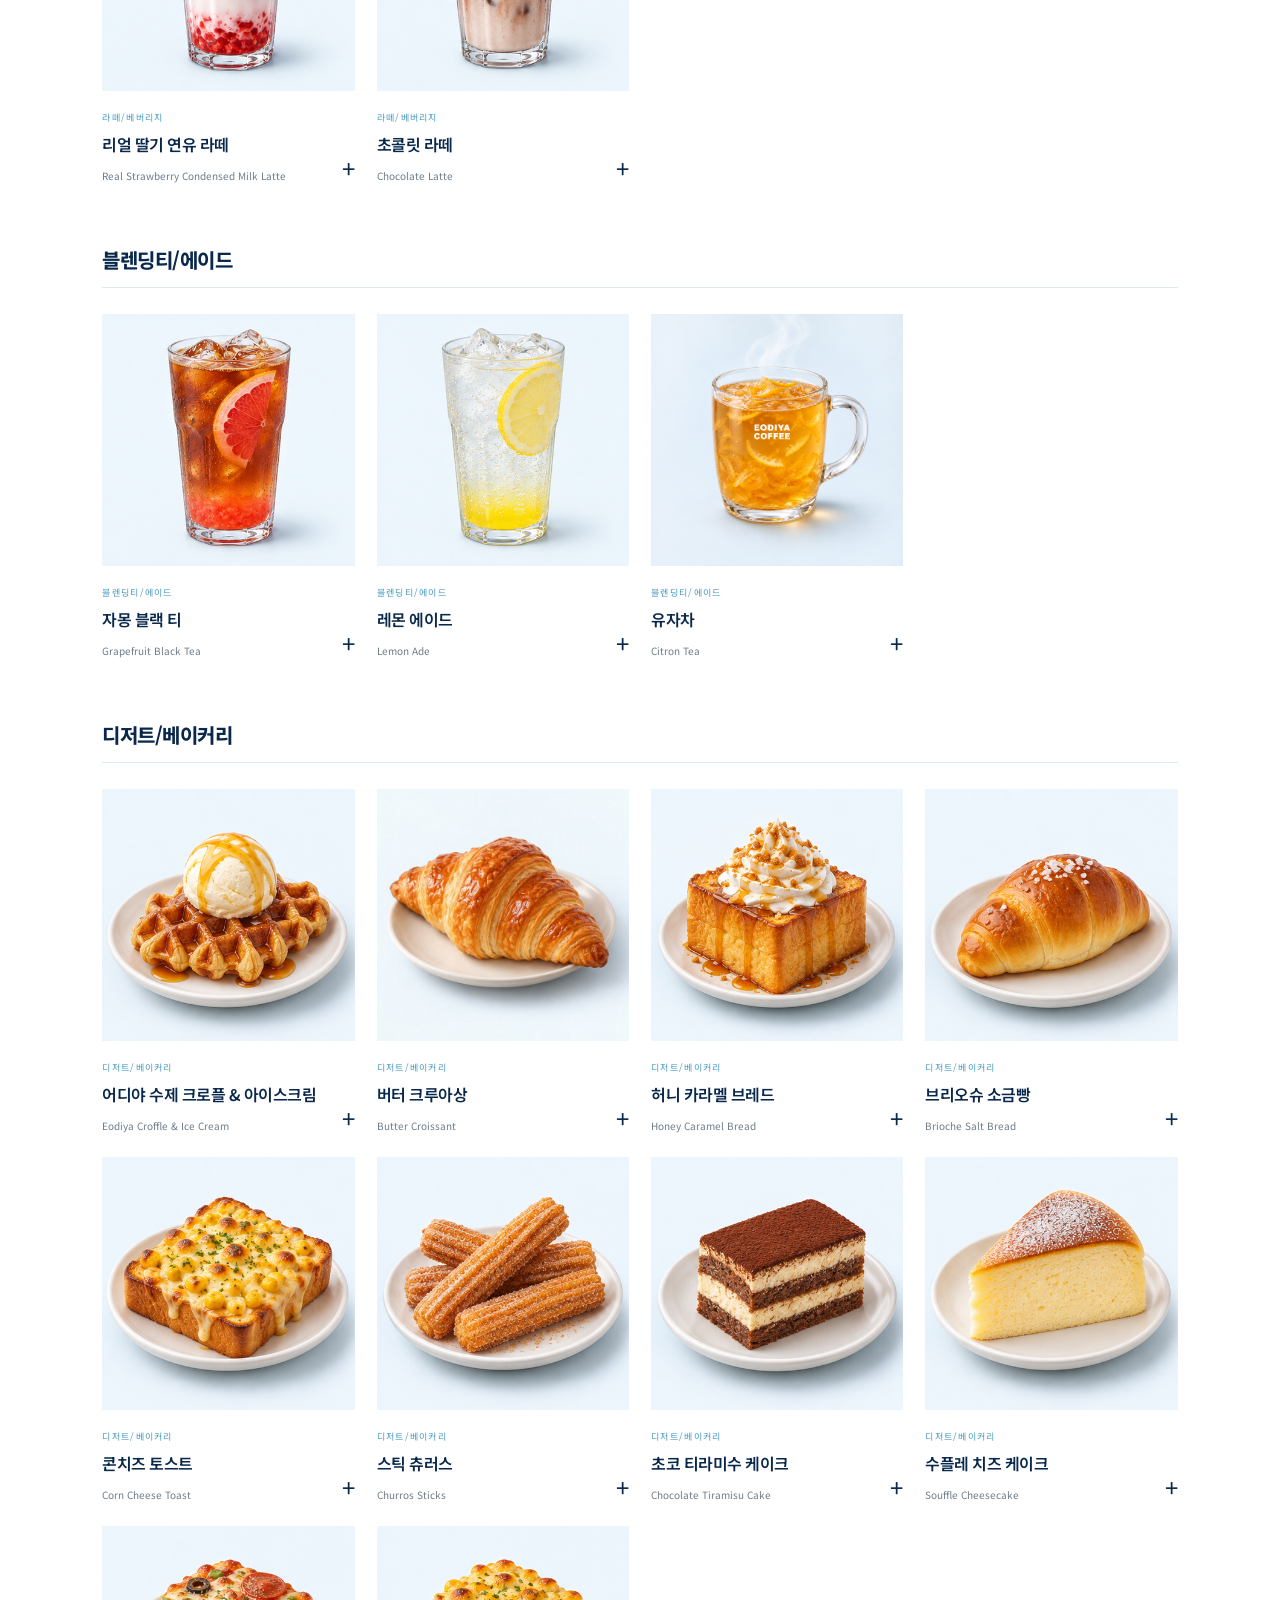
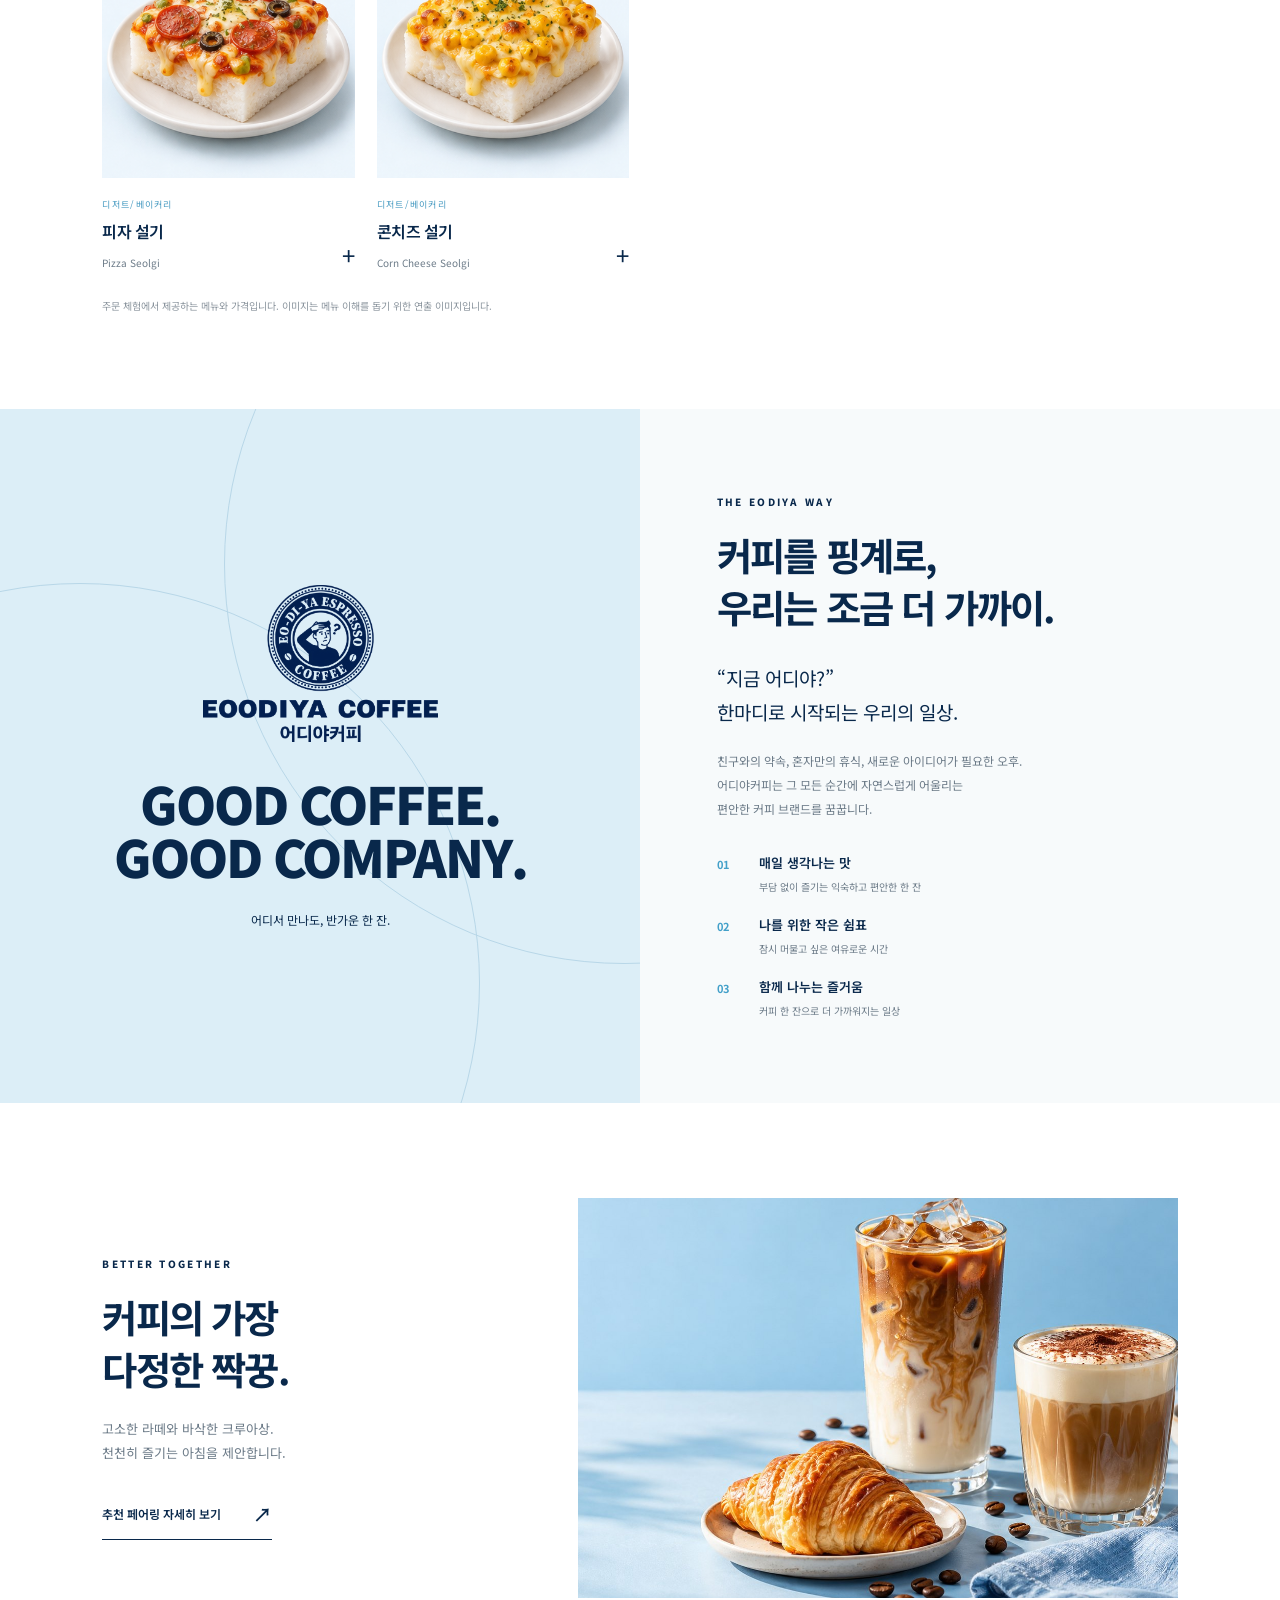
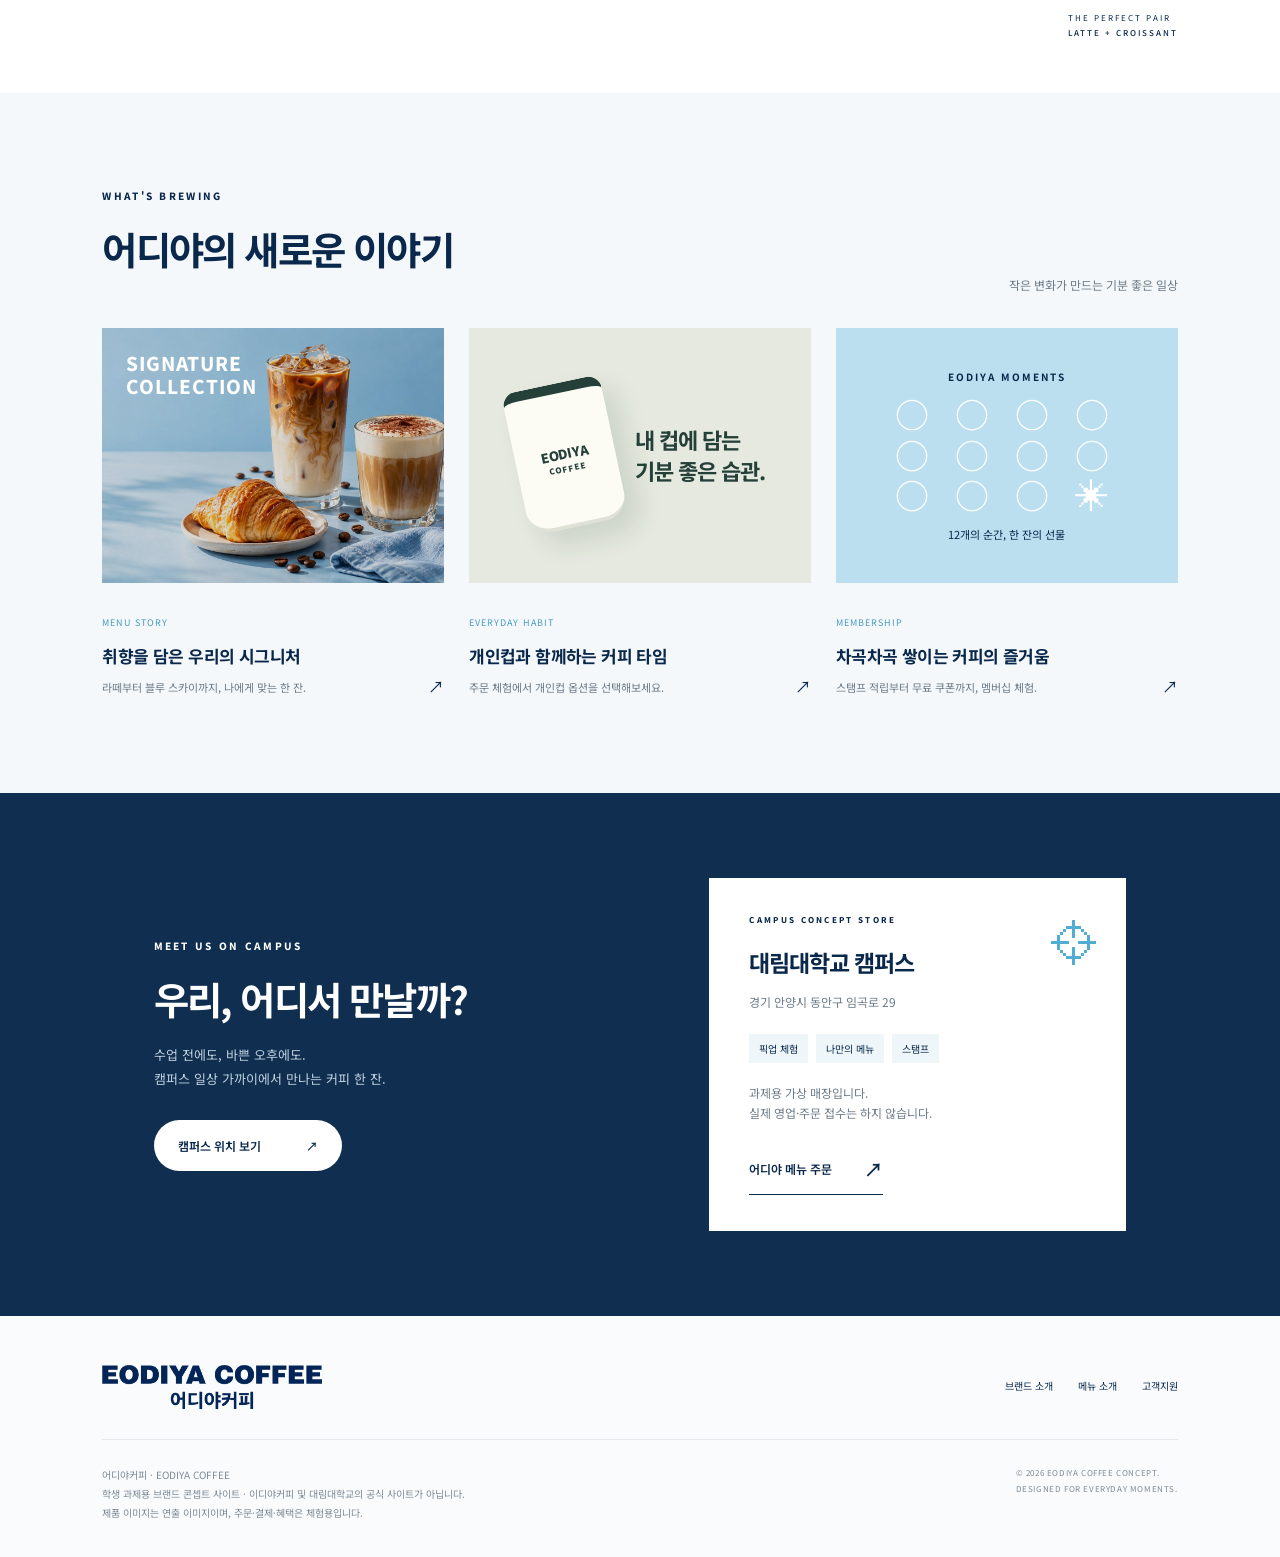
<file: EDY-T01/index.html>
<!doctype html>
<html lang="ko">
<head><meta charset="utf-8"><meta name="viewport" content="width=device-width,initial-scale=1"><meta name="theme-color" content="#d8edf8"><meta name="description" content="어디야커피, 오늘의 쉼표를 만나는 곳. 시그니처 음료와 커피, 베이커리 그리고 우리의 이야기를 만나보세요."><title>EODIYA COFFEE · 어디야커피</title><link rel="icon" href="logo-emblem.png"><link rel="stylesheet" href="marketing.css?v=20261109"></head>
<body>
<a class="skip" href="#main">본문 바로가기</a>

<header><a class="logo" href="#" aria-label="어디야커피 홈"><img src="logo-text.png" alt="EODIYA COFFEE 어디야커피"></a><nav id="navigation" aria-label="주 메뉴"><a href="#season">시즌 컬렉션</a><a href="#menu">메뉴</a><a href="#brand">브랜드 이야기</a><a href="#journal">브랜드 소식</a><a href="#store">매장 안내</a><a href="/EDY-T01/support/">고객지원</a></nav><a class="order-link" href="/EDY-T01/menu/">주문 체험 <span>↗</span></a><button class="mobile-toggle" aria-label="메뉴 열기" aria-expanded="false" aria-controls="navigation">☰</button></header>
<main id="main">
<section class="hero" id="season" aria-labelledby="hero-title"><img class="hero-photo" src="hero.jpg" alt="하늘색 테이블 위 아이스 라떼, 크림 커피와 크루아상" fetchpriority="high"><div class="hero-content"><p class="eyebrow">A LITTLE BREAK, A BETTER DAY</p><p class="season-label">EODIYA SIGNATURE COLLECTION</p><h1 id="hero-title">어디야?<br>커피 한 잔 할래?</h1><p class="hero-description">바쁜 하루 사이, 잠깐의 여유.<br>기분 좋은 한 모금을 만나는 곳, 어디야커피.</p><a class="pill dark" href="#menu">우리의 시그니처 만나보기 <span>↗</span></a></div><div class="hero-foot"><span>COFFEE · MOMENTS · EVERYDAY</span><div class="slide-controls"><span id="slide-number" aria-live="polite">01 / 02</span><button id="prev-slide" aria-label="이전 배너">←</button><button id="next-slide" aria-label="다음 배너">→</button></div></div><span class="vertical-note">YOUR EVERYDAY COFFEE COMPANION</span></section>
<div class="intro-line"><span>좋은 커피 한 잔이면, 평범한 하루도 조금 특별해져요.</span><a href="#brand">우리의 이야기 <span>↗</span></a></div>
<section class="section menu-section" id="menu"><div class="section-heading"><div><p class="eyebrow">FIND YOUR FAVORITE</p><h2>오늘은 어떤 한 잔?</h2><p>익숙한 커피부터 새로운 취향까지, 당신의 메뉴를 찾아보세요.</p></div><a class="text-link" href="/EDY-T01/menu/">전체 주문 메뉴 <span>↗</span></a></div><div class="filters" aria-label="메뉴 분류"><button class="active" data-filter="all" aria-pressed="true">전체</button><button data-filter="추천메뉴" aria-pressed="false">추천메뉴</button><button data-filter="플랫치노/스무디" aria-pressed="false">플랫치노/스무디</button><button data-filter="커피" aria-pressed="false">커피</button><button data-filter="라떼/베버리지" aria-pressed="false">라떼/베버리지</button><button data-filter="블렌딩티/에이드" aria-pressed="false">블렌딩티/에이드</button><button data-filter="디저트/베이커리" aria-pressed="false">디저트/베이커리</button></div><div class="products" id="products" aria-live="polite"></div><p class="product-note">주문 체험에서 제공하는 메뉴와 가격입니다. 이미지는 메뉴 이해를 돕기 위한 연출 이미지입니다.</p></section>
<section class="brand-section" id="brand"><div class="brand-art"><img src="logo-emblem.png" alt="어디야커피 엠블럼" loading="lazy"><span>GOOD COFFEE.<br>GOOD COMPANY.</span><p>어디서 만나도, 반가운 한 잔.</p><div class="orbit orbit-one"></div><div class="orbit orbit-two"></div></div><div class="brand-copy"><p class="eyebrow">THE EODIYA WAY</p><h2>커피를 핑계로,<br>우리는 조금 더 가까이.</h2><p class="lead">“지금 어디야?”<br>한마디로 시작되는 우리의 일상.</p><p>친구와의 약속, 혼자만의 휴식, 새로운 아이디어가 필요한 오후.<br>어디야커피는 그 모든 순간에 자연스럽게 어울리는<br>편안한 커피 브랜드를 꿈꿉니다.</p><div class="brand-values"><div><b>01</b><span>매일 생각나는 맛</span><small>부담 없이 즐기는 익숙하고 편안한 한 잔</small></div><div><b>02</b><span>나를 위한 작은 쉼표</span><small>잠시 머물고 싶은 여유로운 시간</small></div><div><b>03</b><span>함께 나누는 즐거움</span><small>커피 한 잔으로 더 가까워지는 일상</small></div></div></div></section>
<section class="pairing section"><div><p class="eyebrow">BETTER TOGETHER</p><h2>커피의 가장<br>다정한 짝꿍.</h2><p>고소한 라떼와 바삭한 크루아상.<br>천천히 즐기는 아침을 제안합니다.</p><button class="text-link" data-product="croissant">추천 페어링 자세히 보기 <span>↗</span></button></div><div class="pairing-photo"><img src="hero.jpg" alt="라떼와 함께 즐기는 크루아상 페어링" loading="lazy"></div><span class="pairing-caption">THE PERFECT PAIR<br><b>LATTE + CROISSANT</b></span></section>
<section class="section journal" id="journal"><div class="section-heading"><div><p class="eyebrow">WHAT'S BREWING</p><h2>어디야의 새로운 이야기</h2></div><span class="section-sub">작은 변화가 만드는 기분 좋은 일상</span></div><div class="journal-grid"><button class="story" data-story="collection"><div class="story-image story-season"><img src="hero.jpg" alt="시그니처 커피 컬렉션" loading="lazy"><span>SIGNATURE<br>COLLECTION</span></div><span class="tag">MENU STORY</span><h3>취향을 담은 우리의 시그니처</h3><p>라떼부터 블루 스카이까지, 나에게 맞는 한 잔.</p><span class="story-arrow">↗</span></button><button class="story" data-story="cup"><div class="story-image story-cup"><span class="cup-illustration" aria-hidden="true">EODIYA<br><small>COFFEE</small></span><span class="cup-message">내 컵에 담는<br>기분 좋은 습관.</span></div><span class="tag">EVERYDAY HABIT</span><h3>개인컵과 함께하는 커피 타임</h3><p>주문 체험에서 개인컵 옵션을 선택해보세요.</p><span class="story-arrow">↗</span></button><button class="story" data-story="membership"><div class="story-image story-member"><span class="stamp-label">EODIYA MOMENTS</span><div class="stamps" aria-hidden="true">○ ○ ○ ○<br>○ ○ ○ ○<br>○ ○ ○ ✳</div><span>12개의 순간, 한 잔의 선물</span></div><span class="tag">MEMBERSHIP</span><h3>차곡차곡 쌓이는 커피의 즐거움</h3><p>스탬프 적립부터 무료 쿠폰까지, 멤버십 체험.</p><span class="story-arrow">↗</span></button></div></section>
<section class="store-section" id="store"><div><p class="eyebrow">MEET US ON CAMPUS</p><h2>우리, 어디서 만날까?</h2><p>수업 전에도, 바쁜 오후에도.<br>캠퍼스 일상 가까이에서 만나는 커피 한 잔.</p><a class="pill light" href="https://map.naver.com/p/search/%EB%8C%80%EB%A6%BC%EB%8C%80%ED%95%99%EA%B5%90" target="_blank" rel="noopener">캠퍼스 위치 보기 <span>↗</span></a></div><div class="store-card"><span class="store-icon" aria-hidden="true">⌖</span><p class="eyebrow">CAMPUS CONCEPT STORE</p><h3>대림대학교 캠퍼스</h3><p>경기 안양시 동안구 임곡로 29</p><div class="store-tags"><span>픽업 체험</span><span>나만의 메뉴</span><span>스탬프</span></div><p class="store-note">과제용 가상 매장입니다.<br>실제 영업·주문 접수는 하지 않습니다.</p><a class="text-link" href="/EDY-T01/menu/">어디야 메뉴 주문 <span>↗</span></a></div></section>
</main>
<footer><div class="footer-top"><a class="logo" href="#" aria-label="어디야커피 처음으로"><img src="logo-text.png" alt="EODIYA COFFEE 어디야커피" loading="lazy"></a><div><a href="#brand">브랜드 소개</a><a href="#menu">메뉴 소개</a><a href="/EDY-T01/support/">고객지원</a></div></div><div class="footer-bottom"><p>어디야커피 · EODIYA COFFEE<br>학생 과제용 브랜드 콘셉트 사이트 · 이디야커피 및 대림대학교의 공식 사이트가 아닙니다.<br>제품 이미지는 연출 이미지이며, 주문·결제·혜택은 체험용입니다.</p><span>© 2026 EODIYA COFFEE CONCEPT.<br>DESIGNED FOR EVERYDAY MOMENTS.</span></div></footer>
<a class="back-top" href="#" aria-label="맨 위로">↑</a>
<dialog id="detail"><button class="dialog-close" aria-label="닫기">×</button><div id="detail-content"></div></dialog>
<script src="catalog.js?v=20261110"></script><script src="marketing.js?v=20261109b"></script>
</body></html>
</file>
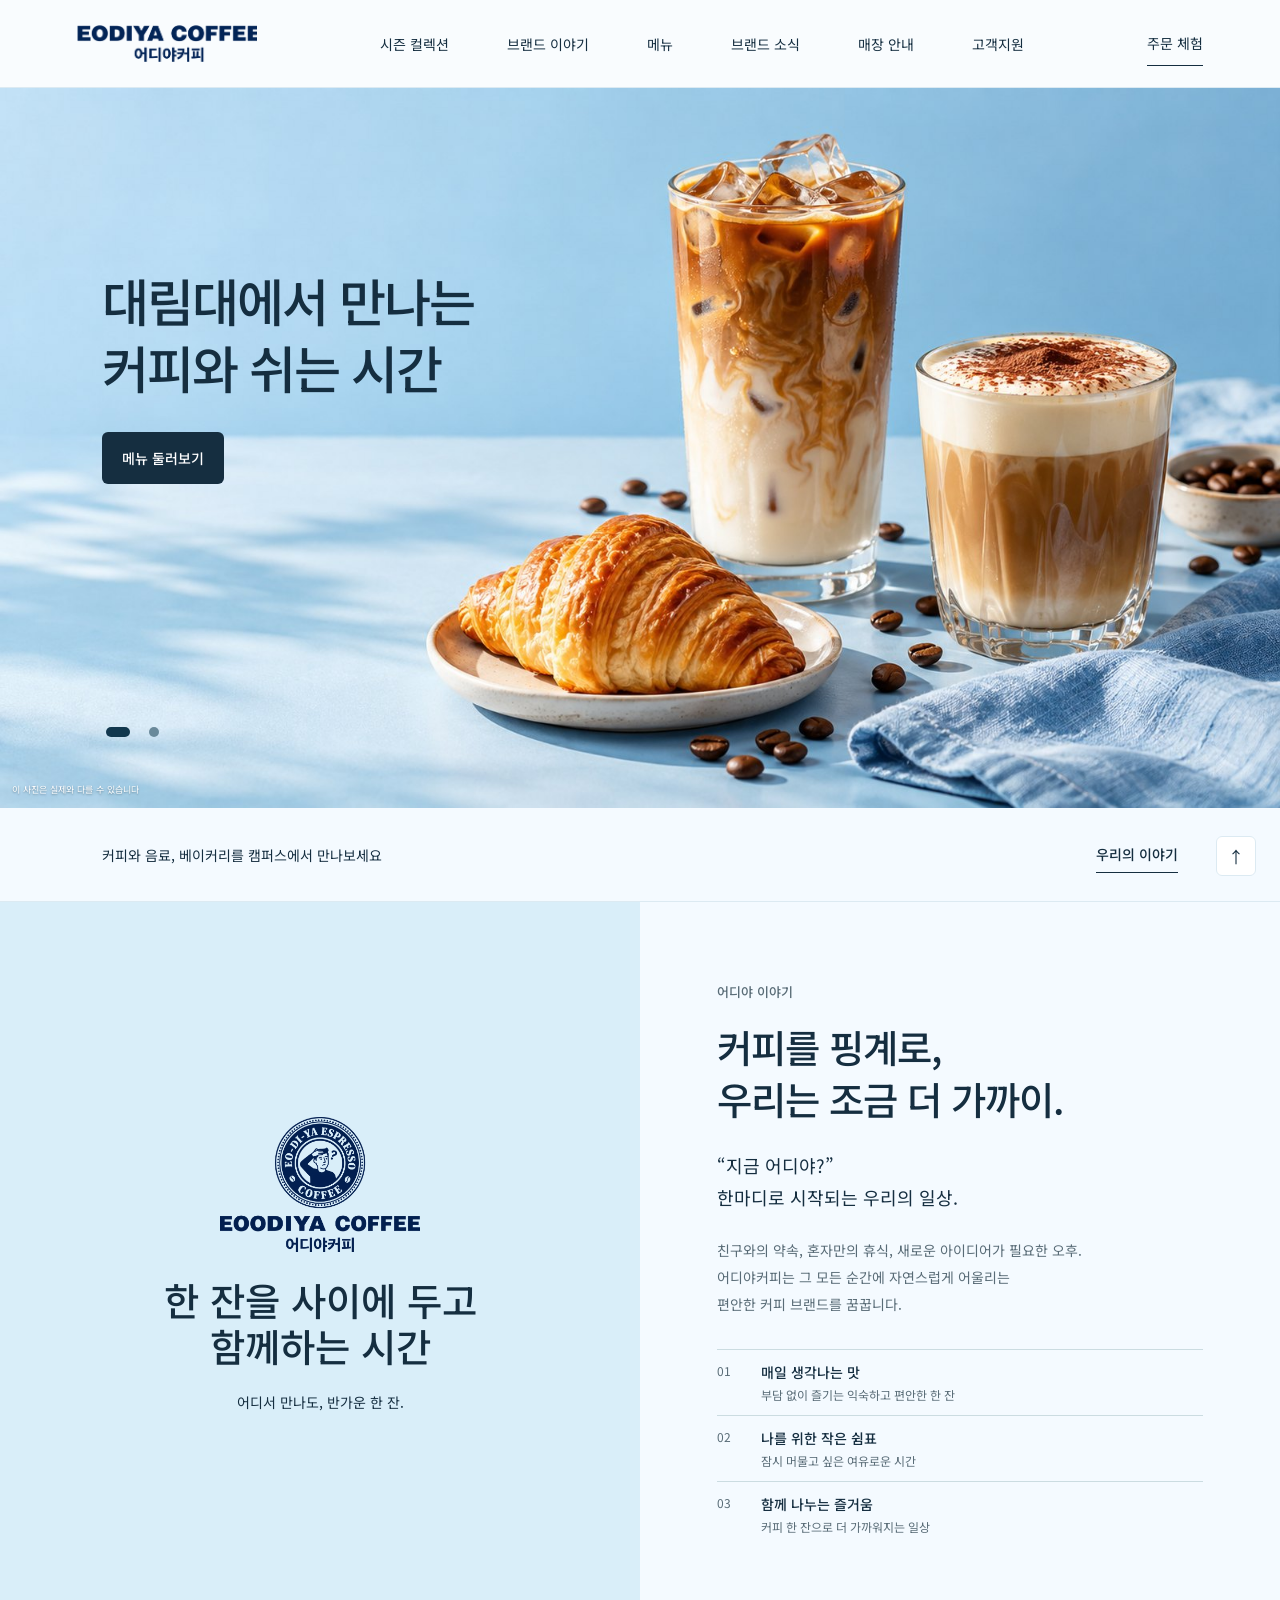
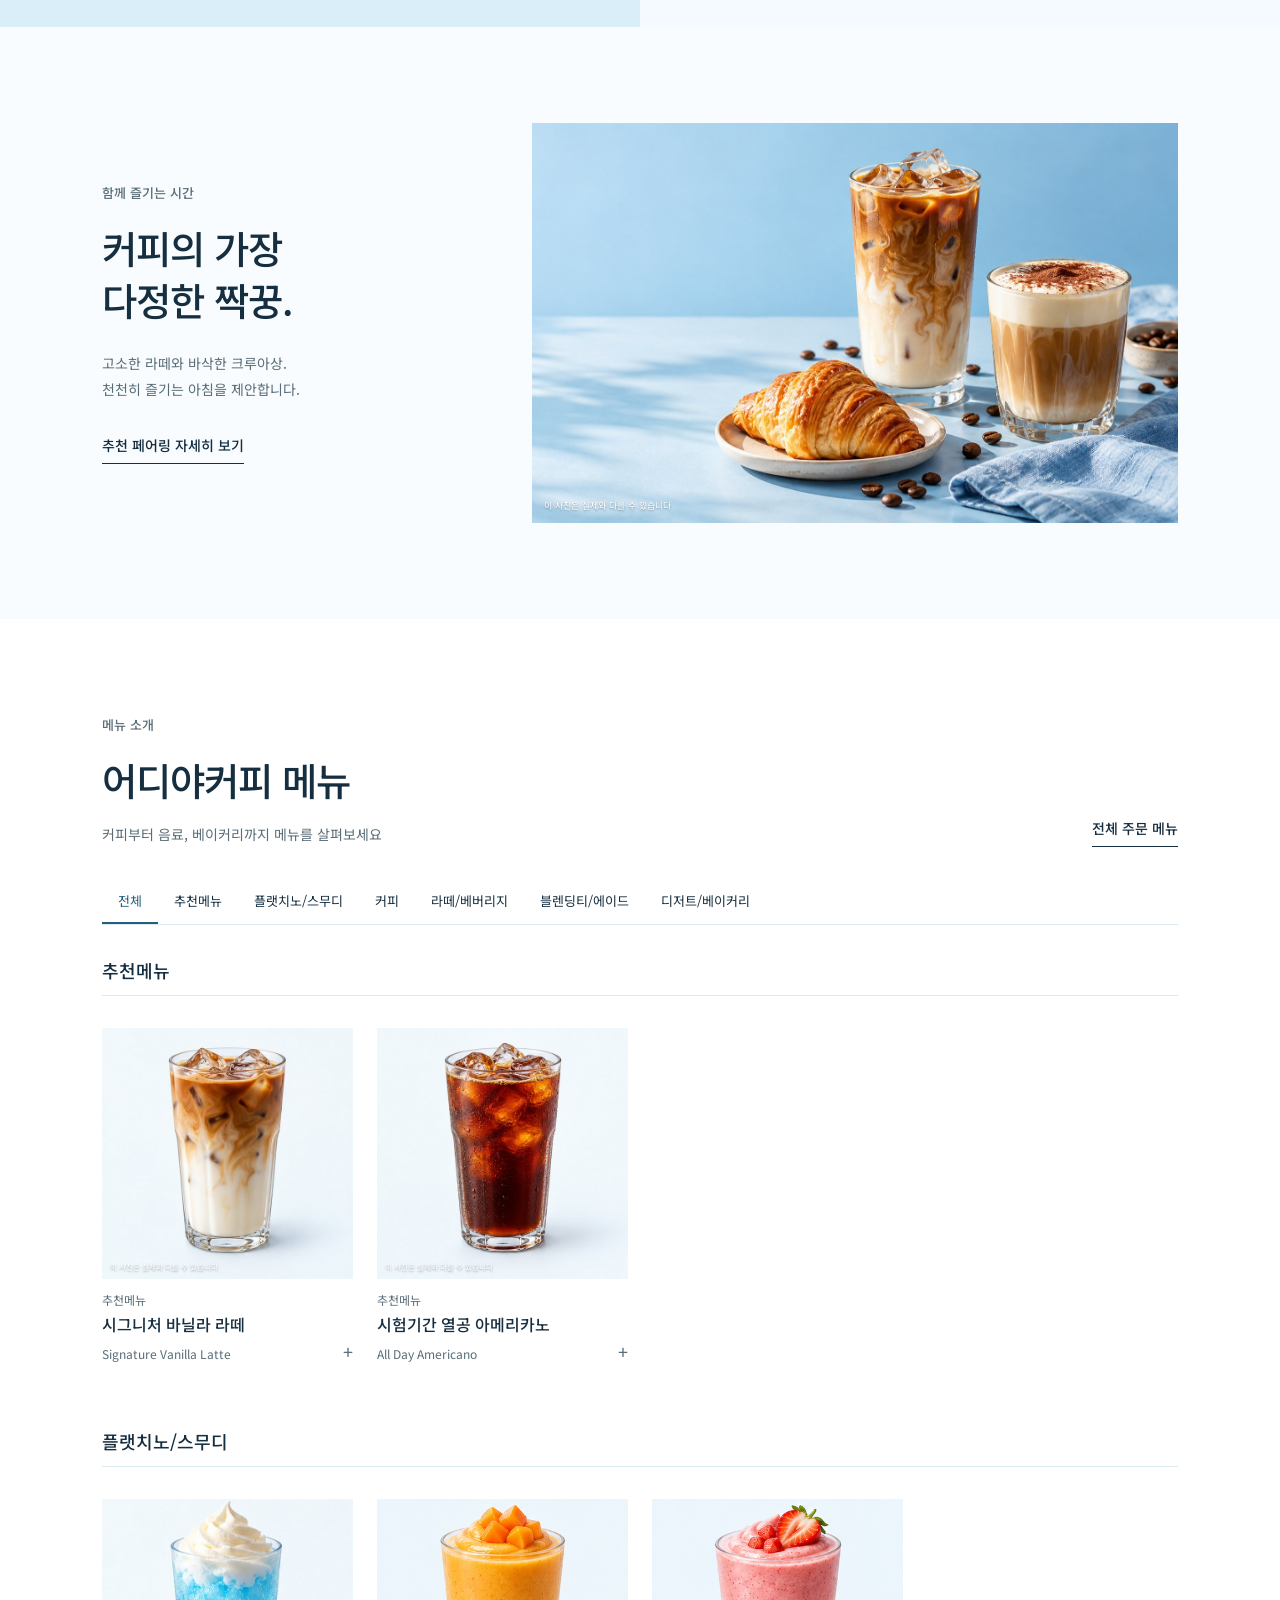
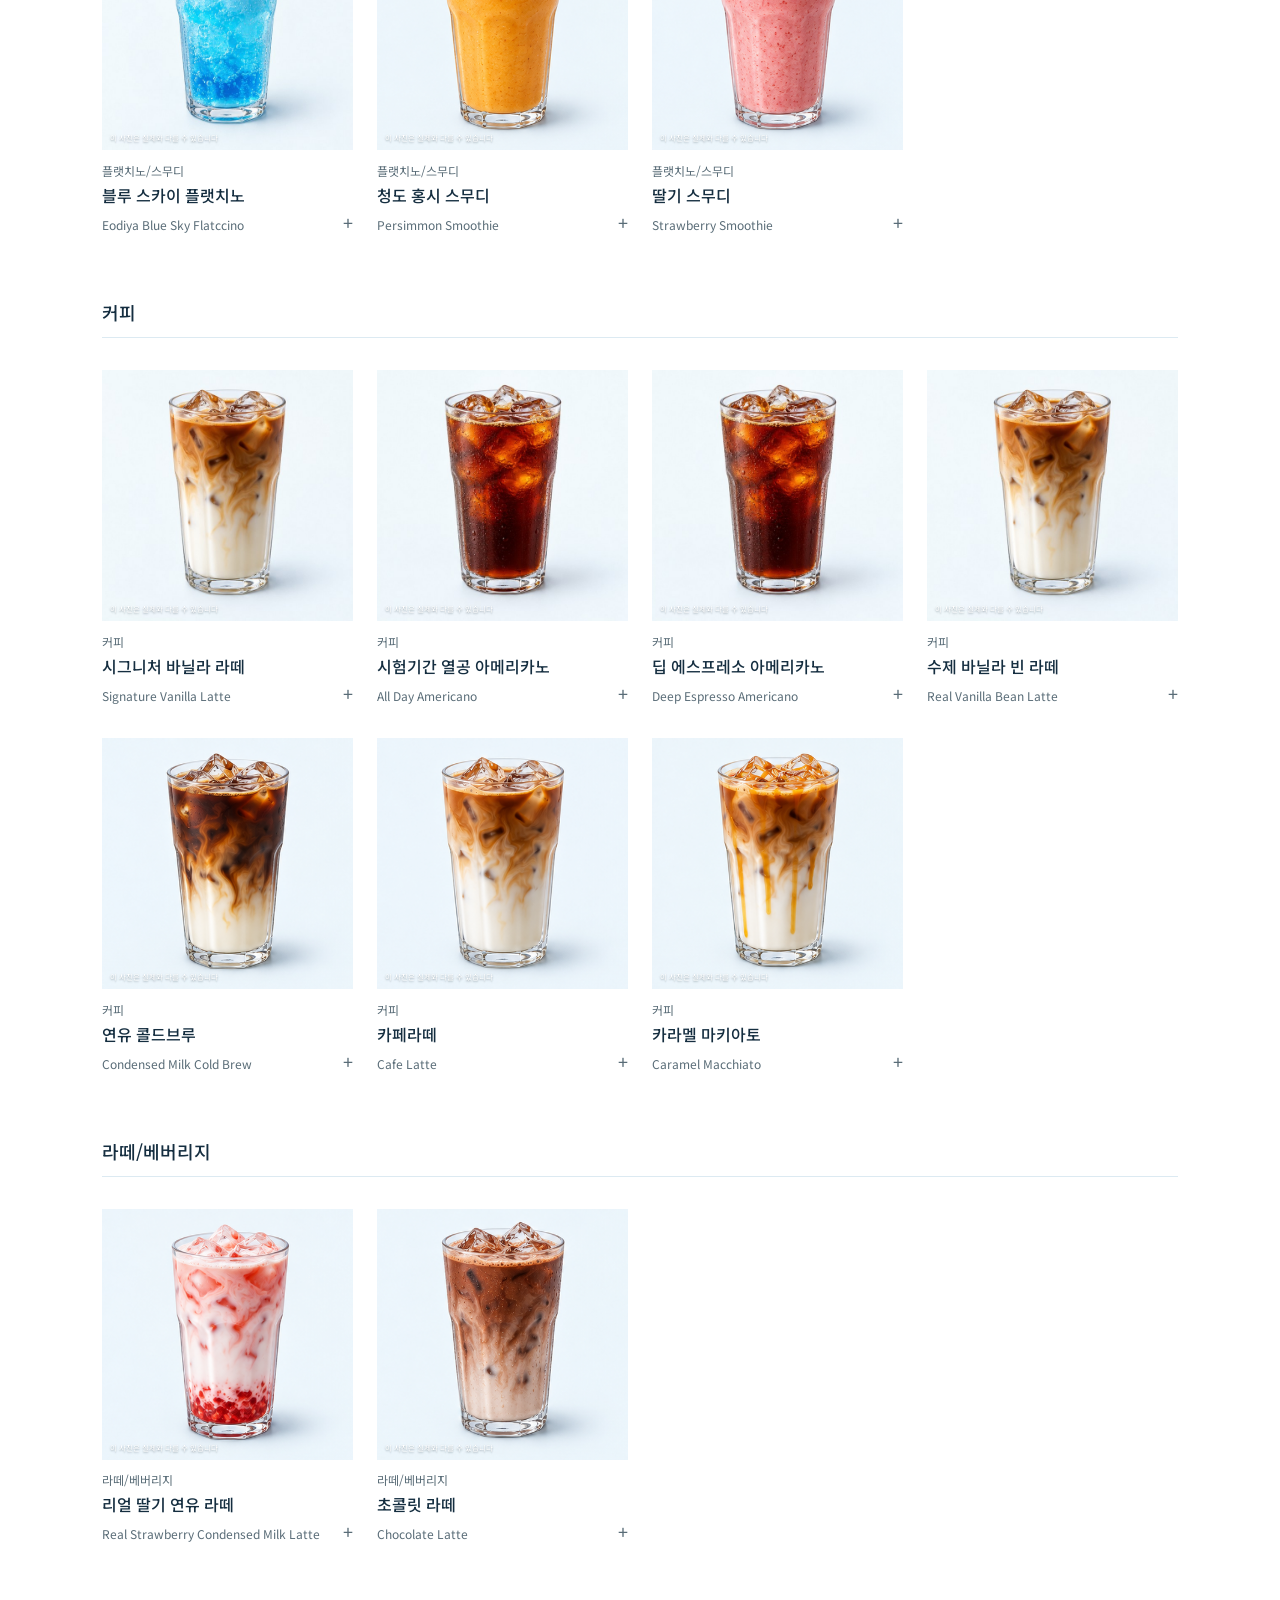
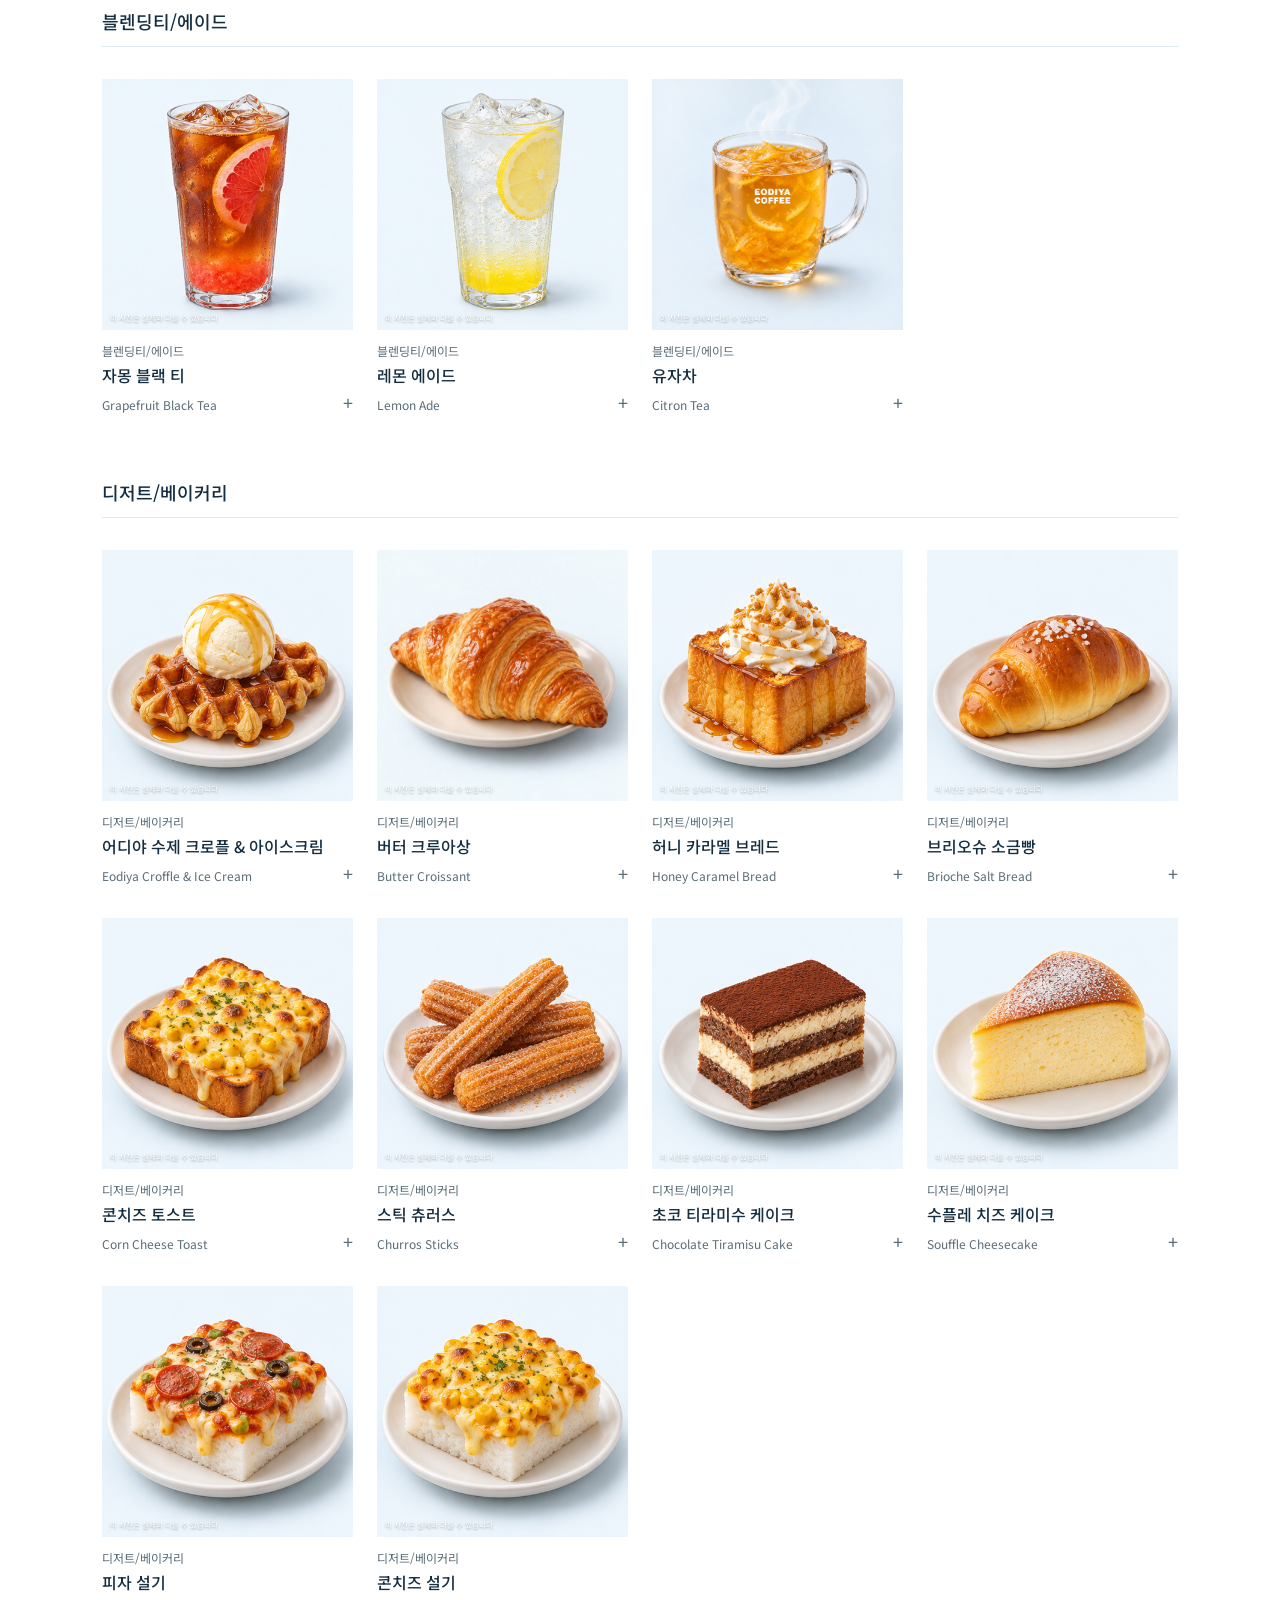
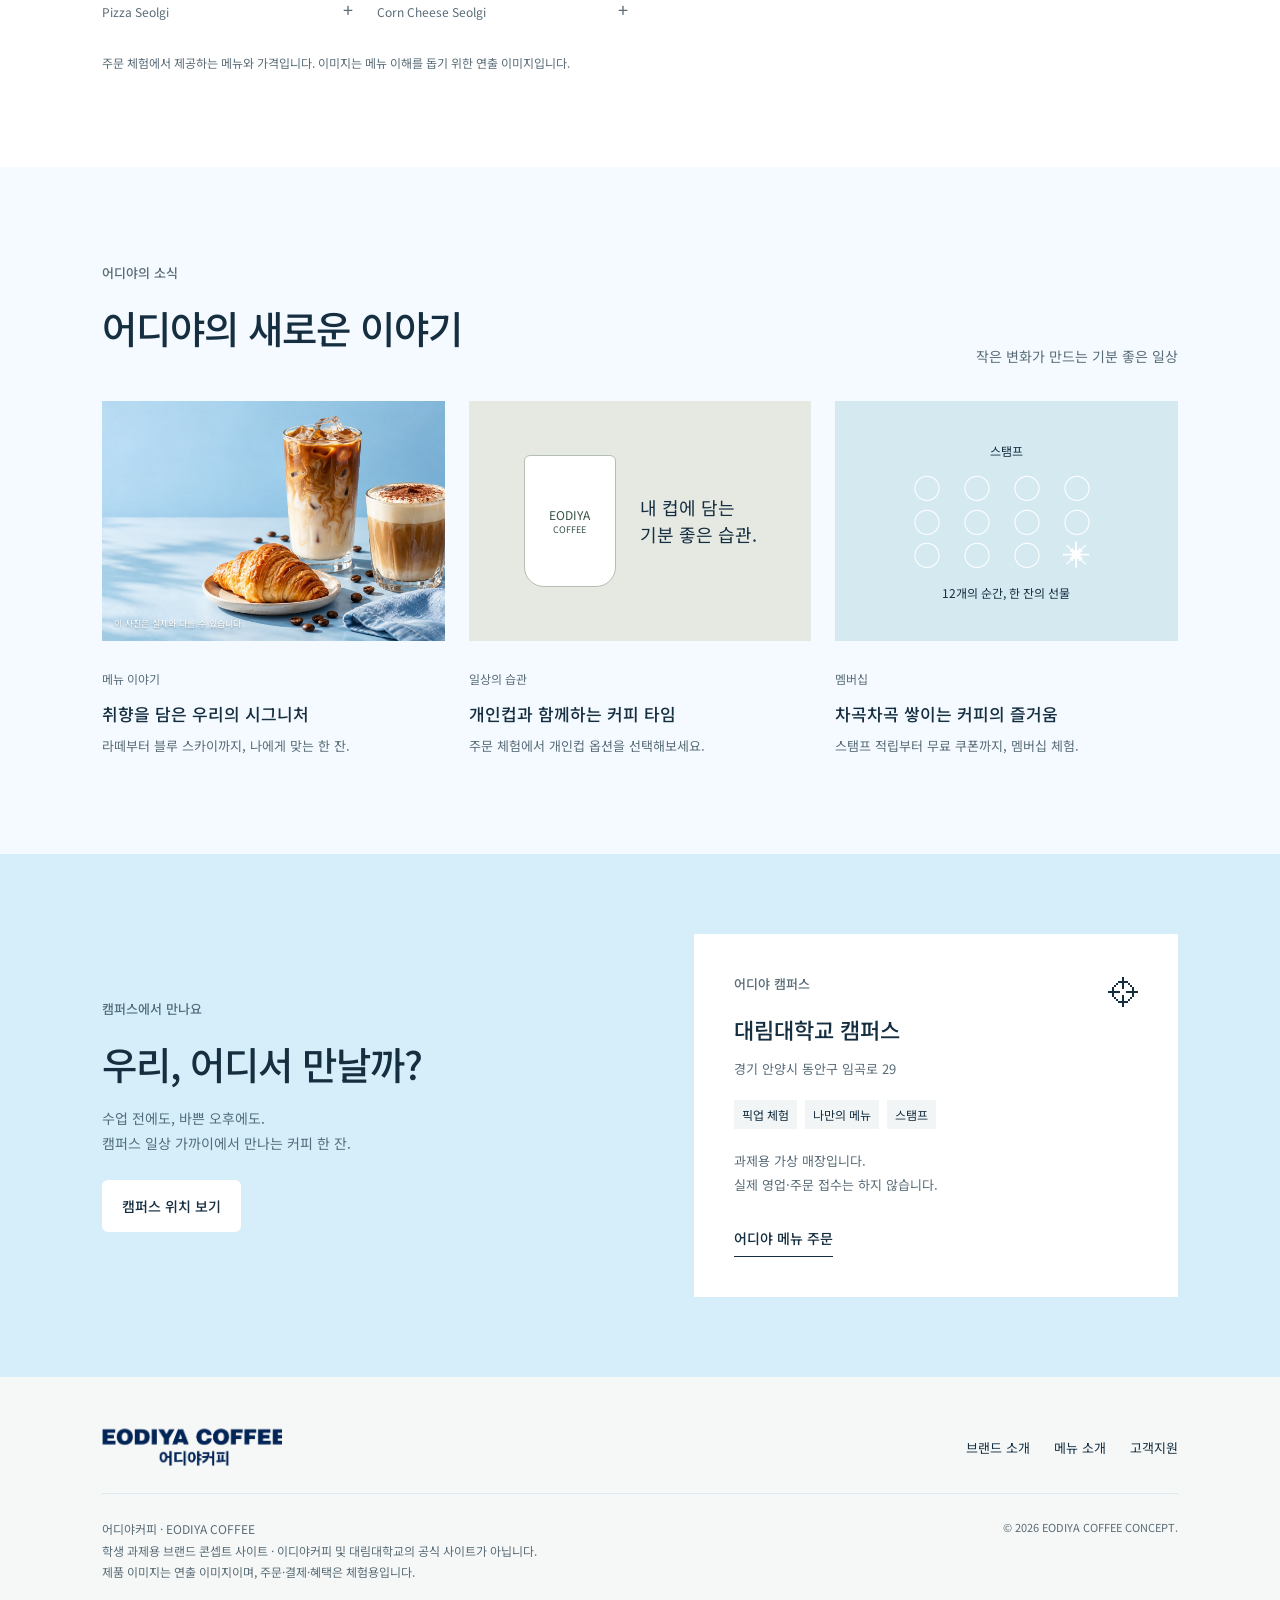
<file: EDY/index.html>
<!doctype html>
<html lang="ko">
<head><meta charset="utf-8"><meta name="viewport" content="width=device-width,initial-scale=1"><meta name="theme-color" content="#d8edf8"><meta name="description" content="어디야커피, 오늘의 쉼표를 만나는 곳. 시그니처 음료와 커피, 베이커리 그리고 우리의 이야기를 만나보세요."><title>EODIYA COFFEE · 어디야커피</title><link rel="icon" href="logo-emblem.png"><link rel="stylesheet" href="marketing.css?v=12"><style>@media(min-width:801px){header nav .mega-menu{display:block;position:absolute;top:100%;left:0;right:0;background:#fff;border-bottom:1px solid #dceaf2;box-shadow:0 12px 18px rgba(9,40,75,.07);visibility:hidden;opacity:0;transform:translateY(-4px);transition:opacity .18s ease,transform .18s ease,visibility .18s;pointer-events:none}header nav:hover .mega-menu,header nav:focus-within .mega-menu{visibility:visible;opacity:1;transform:translateY(0);pointer-events:auto}.mega-inner{max-width:720px;margin:0 auto;padding:22px 0 28px;display:grid;grid-template-columns:repeat(6,minmax(0,1fr));gap:20px}.mega-inner>div{display:flex;flex-direction:column;align-items:flex-start;gap:2px}.mega-inner a{display:block;padding:6px 0;font-size:13px;line-height:1.45;color:#718493;white-space:normal}.mega-inner a:hover,.mega-inner a:focus-visible{color:#2697c6;text-decoration:underline;text-underline-offset:4px}header nav>a:hover,header nav>a:focus-visible{color:#2697c6}}@media(max-width:800px){.mega-menu{display:none!important}}</style><style>@media(min-width:801px){header nav .mega-menu{left:0;right:0}.mega-inner{max-width:none;width:100%;height:340px;margin:0;padding:22px 0 28px;position:relative;display:block}.mega-inner>div{position:absolute;top:22px;left:var(--menu-x);transform:translateX(-50%);align-items:center;text-align:center;width:clamp(62px,4.5vw,82px);min-width:0}.mega-inner a{padding:6px 1px;overflow-wrap:anywhere;word-break:normal}}</style><style>@media (min-width:801px){header nav .mega-menu::before{content:"";position:absolute;left:0;right:0;top:-48px;height:48px;background:transparent}header nav .mega-menu{transition:opacity .18s ease,transform .18s ease,visibility 0s linear .18s}header nav:hover .mega-menu,header nav:focus-within .mega-menu{transition-delay:0s}}</style><style>@media(min-width:1101px){header nav#navigation{gap:58px}.mega-inner>div{width:130px;min-width:130px}.mega-inner a{white-space:nowrap;word-break:normal;overflow-wrap:normal}}@media(min-width:801px) and (max-width:1100px){header nav#navigation{gap:34px}.mega-inner>div{width:102px;min-width:102px}.mega-inner a{font-size:11px;white-space:nowrap;word-break:normal;overflow-wrap:normal}}</style></head>
<body>
<a class="skip" href="#main">본문 바로가기</a>

<header><a class="logo" href="#" aria-label="어디야커피 홈"><img src="logo-text.png" alt="EODIYA COFFEE 어디야커피"></a><nav id="navigation" aria-label="주 메뉴"><a href="#season">시즌 컬렉션</a><a href="#brand">브랜드 이야기</a><a href="#menu">메뉴</a><a href="#journal">브랜드 소식</a><a href="#store">매장 안내</a><a href="/EDY/support/">고객지원</a><div class="mega-menu" aria-label="상세 메뉴"><div class="mega-inner">
<div><a href="#season">시즌 컬렉션</a><a href="#journal">새로운 소식</a></div>
<div><a href="#brand">어디야 이야기</a><a href="#brand">브랜드 가치</a></div>
<div><a href="#menu" data-menu-filter="추천메뉴">추천메뉴</a><a href="#menu" data-menu-filter="플랫치노/스무디">플랫치노/스무디</a><a href="#menu" data-menu-filter="커피">커피</a><a href="#menu" data-menu-filter="라떼/베버리지">라떼/베버리지</a><a href="#menu" data-menu-filter="블렌딩티/에이드">블렌딩티/에이드</a><a href="#menu" data-menu-filter="디저트/베이커리">디저트/베이커리</a><a href="/EDY/menu/">전체 주문 메뉴</a></div>
<div><a href="#journal">메뉴 이야기</a><a href="#journal">일상의 습관</a><a href="#journal">멤버십</a></div>
<div><a href="#store">대림대학교 캠퍼스</a><a href="/EDY/menu/">픽업 주문</a></div>
<div><a href="/EDY/support/#faq">자주 묻는 질문</a><a href="/EDY/support/">문의 안내</a></div>
</div></div></nav><a class="order-link" href="/EDY/menu/">주문 체험 <span></span></a><button class="mobile-toggle" aria-label="메뉴 열기" aria-expanded="false" aria-controls="navigation">☰</button></header>
<main id="main">
<section class="hero" id="season" aria-labelledby="hero-title"><div class="hero-images" aria-hidden="true"><img class="hero-photo is-active" src="hero.jpg" alt="" fetchpriority="high"><img class="hero-photo" src="hero-slide-2.png" alt="" loading="eager"></div><div class="hero-content"><p class="season-label">오늘의 어디야커피</p><h1 id="hero-title">대림대에서 만나는<br>커피와 쉬는 시간</h1><a class="pill dark" href="#menu">메뉴 둘러보기 <span></span></a></div><div class="hero-foot"><span>COFFEE · MOMENTS · EVERYDAY</span><div class="slide-controls"><div class="slide-dots" role="group" aria-label="배너 선택"><button class="slide-dot active" aria-label="첫 번째 배너" aria-pressed="true" data-slide="0"></button><button class="slide-dot" aria-label="두 번째 배너" aria-pressed="false" data-slide="1"></button></div></div></div><span class="vertical-note">YOUR EVERYDAY COFFEE COMPANION</span></section>
<div class="intro-line"><span>커피와 음료, 베이커리를 캠퍼스에서 만나보세요</span><a href="#brand">우리의 이야기 <span></span></a></div>
<section class="brand-section" id="brand"><div class="brand-art"><img src="logo-emblem.png" alt="어디야커피 엠블럼" loading="lazy"><span>한 잔을 사이에 두고<br>함께하는 시간</span><p>어디서 만나도, 반가운 한 잔.</p><div class="orbit orbit-one"></div><div class="orbit orbit-two"></div></div><div class="brand-copy"><p class="eyebrow">어디야 이야기</p><h2>커피를 핑계로,<br>우리는 조금 더 가까이.</h2><p class="lead">“지금 어디야?”<br>한마디로 시작되는 우리의 일상.</p><p>친구와의 약속, 혼자만의 휴식, 새로운 아이디어가 필요한 오후.<br>어디야커피는 그 모든 순간에 자연스럽게 어울리는<br>편안한 커피 브랜드를 꿈꿉니다.</p><div class="brand-values"><div><b>01</b><span>매일 생각나는 맛</span><small>부담 없이 즐기는 익숙하고 편안한 한 잔</small></div><div><b>02</b><span>나를 위한 작은 쉼표</span><small>잠시 머물고 싶은 여유로운 시간</small></div><div><b>03</b><span>함께 나누는 즐거움</span><small>커피 한 잔으로 더 가까워지는 일상</small></div></div></div></section>
<section class="pairing section"><div><p class="eyebrow">함께 즐기는 시간</p><h2>커피의 가장<br>다정한 짝꿍.</h2><p>고소한 라떼와 바삭한 크루아상.<br>천천히 즐기는 아침을 제안합니다.</p><button class="text-link" data-product="m10">추천 페어링 자세히 보기 <span></span></button></div><div class="pairing-photo"><img src="hero.jpg" alt="라떼와 함께 즐기는 크루아상 페어링" loading="lazy"></div><span class="pairing-caption">THE PERFECT PAIR<br><b>LATTE + CROISSANT</b></span></section>
<section class="section menu-section" id="menu"><div class="section-heading"><div><p class="eyebrow">메뉴 소개</p><h2>어디야커피 메뉴</h2><p>커피부터 음료, 베이커리까지 메뉴를 살펴보세요</p></div><a class="text-link" href="/EDY/menu/">전체 주문 메뉴 <span></span></a></div><div class="filters" aria-label="메뉴 분류"><button class="active" data-filter="all" aria-pressed="true">전체</button><button data-filter="추천메뉴" aria-pressed="false">추천메뉴</button><button data-filter="플랫치노/스무디" aria-pressed="false">플랫치노/스무디</button><button data-filter="커피" aria-pressed="false">커피</button><button data-filter="라떼/베버리지" aria-pressed="false">라떼/베버리지</button><button data-filter="블렌딩티/에이드" aria-pressed="false">블렌딩티/에이드</button><button data-filter="디저트/베이커리" aria-pressed="false">디저트/베이커리</button></div><div class="products" id="products" aria-live="polite"></div><p class="product-note">주문 체험에서 제공하는 메뉴와 가격입니다. 이미지는 메뉴 이해를 돕기 위한 연출 이미지입니다.</p></section>
<section class="section journal" id="journal"><div class="section-heading"><div><p class="eyebrow">어디야의 소식</p><h2>어디야의 새로운 이야기</h2></div><span class="section-sub">작은 변화가 만드는 기분 좋은 일상</span></div><div class="journal-grid"><button class="story" data-story="collection"><div class="story-image story-season"><img src="hero.jpg" alt="시그니처 커피 컬렉션" loading="lazy"><span></span></div><span class="tag">메뉴 이야기</span><h3>취향을 담은 우리의 시그니처</h3><p>라떼부터 블루 스카이까지, 나에게 맞는 한 잔.</p><span class="story-arrow"></span></button><button class="story" data-story="cup"><div class="story-image story-cup"><span class="cup-illustration" aria-hidden="true">EODIYA<br><small>COFFEE</small></span><span class="cup-message">내 컵에 담는<br>기분 좋은 습관.</span></div><span class="tag">일상의 습관</span><h3>개인컵과 함께하는 커피 타임</h3><p>주문 체험에서 개인컵 옵션을 선택해보세요.</p><span class="story-arrow"></span></button><button class="story" data-story="membership"><div class="story-image story-member"><span class="stamp-label">스탬프</span><div class="stamps" aria-hidden="true">○ ○ ○ ○<br>○ ○ ○ ○<br>○ ○ ○ ✳</div><span>12개의 순간, 한 잔의 선물</span></div><span class="tag">멤버십</span><h3>차곡차곡 쌓이는 커피의 즐거움</h3><p>스탬프 적립부터 무료 쿠폰까지, 멤버십 체험.</p><span class="story-arrow"></span></button></div></section>
<section class="store-section" id="store"><div><p class="eyebrow">캠퍼스에서 만나요</p><h2>우리, 어디서 만날까?</h2><p>수업 전에도, 바쁜 오후에도.<br>캠퍼스 일상 가까이에서 만나는 커피 한 잔.</p><a class="pill light" href="https://map.naver.com/p/search/%EB%8C%80%EB%A6%BC%EB%8C%80%ED%95%99%EA%B5%90" target="_blank" rel="noopener">캠퍼스 위치 보기 <span></span></a></div><div class="store-card"><span class="store-icon" aria-hidden="true">⌖</span><p class="eyebrow">어디야 캠퍼스</p><h3>대림대학교 캠퍼스</h3><p>경기 안양시 동안구 임곡로 29</p><div class="store-tags"><span>픽업 체험</span><span>나만의 메뉴</span><span>스탬프</span></div><p class="store-note">과제용 가상 매장입니다.<br>실제 영업·주문 접수는 하지 않습니다.</p><a class="text-link" href="/EDY/menu/">어디야 메뉴 주문 <span></span></a></div></section>





</main>
<footer><div class="footer-top"><a class="logo" href="#" aria-label="어디야커피 처음으로"><img src="logo-text.png" alt="EODIYA COFFEE 어디야커피" loading="lazy"></a><div><a href="#brand">브랜드 소개</a><a href="#menu">메뉴 소개</a><a href="/EDY/support/">고객지원</a></div></div><div class="footer-bottom"><p>어디야커피 · EODIYA COFFEE<br>학생 과제용 브랜드 콘셉트 사이트 · 이디야커피 및 대림대학교의 공식 사이트가 아닙니다.<br>제품 이미지는 연출 이미지이며, 주문·결제·혜택은 체험용입니다.</p><span>© 2026 EODIYA COFFEE CONCEPT.<br></span></div></footer>
<a class="back-top" href="#" aria-label="맨 위로">↑</a>
<dialog id="detail"><button class="dialog-close" aria-label="닫기">×</button><div id="detail-content"></div></dialog>
<script src="catalog.js?v=3"></script><script src="marketing.js?v=8"></script>
<script>document.querySelectorAll('[data-menu-filter]').forEach(function(link){link.addEventListener('click',function(){var filter=link.dataset.menuFilter;var button=Array.from(document.querySelectorAll('.filters button')).find(function(item){return item.dataset.filter===filter});if(button)button.click();link.blur();});});</script><script>(function(){const nav=document.querySelector('#navigation'),panel=nav&&nav.querySelector('.mega-menu');if(!panel)return;const top=Array.from(nav.querySelectorAll(':scope > a')),columns=Array.from(panel.querySelectorAll('.mega-inner > div'));function align(){if(innerWidth<=800)return;const box=panel.getBoundingClientRect();top.forEach((item,i)=>{if(columns[i]){const r=item.getBoundingClientRect();columns[i].style.setProperty('--menu-x',(r.left+r.width/2-box.left)+'px')}})}window.addEventListener('resize',align);nav.addEventListener('pointerenter',align);nav.addEventListener('focusin',align);window.addEventListener('load',align);align()})();</script></body></html>
</file>
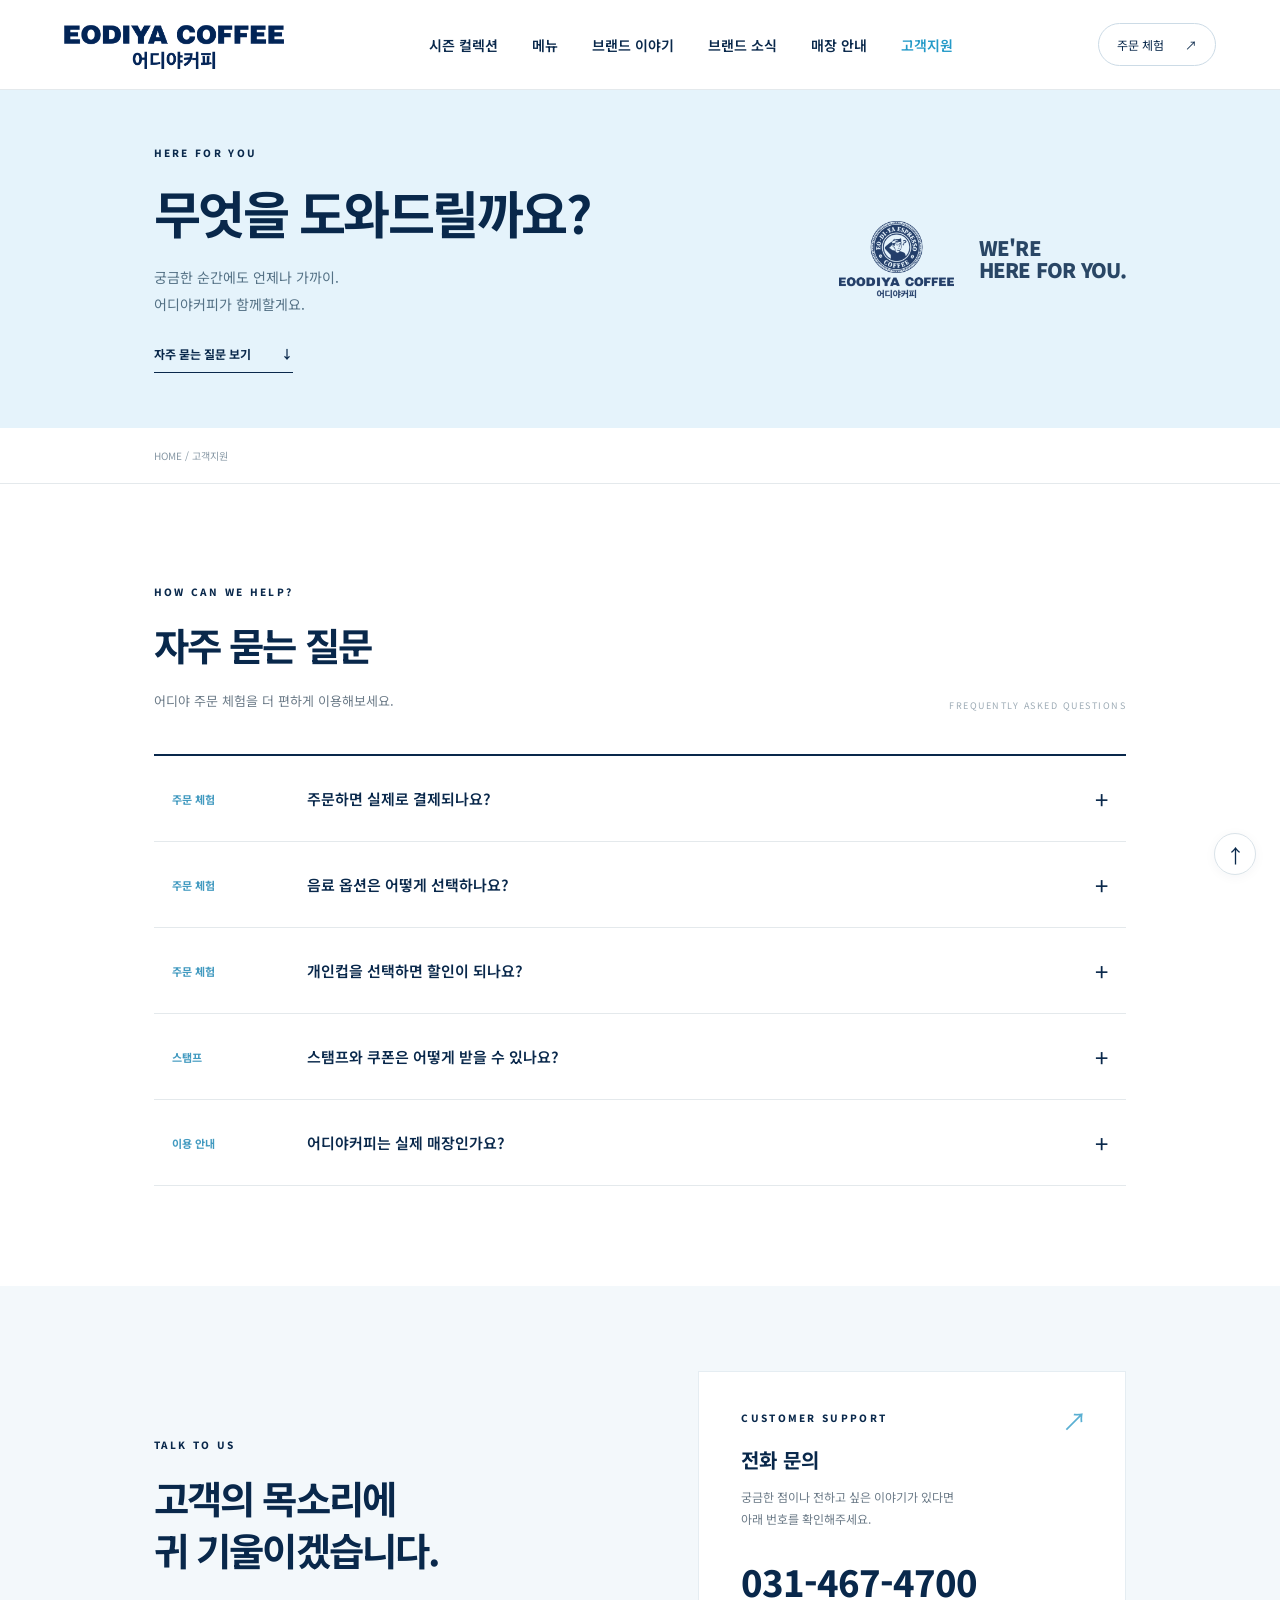
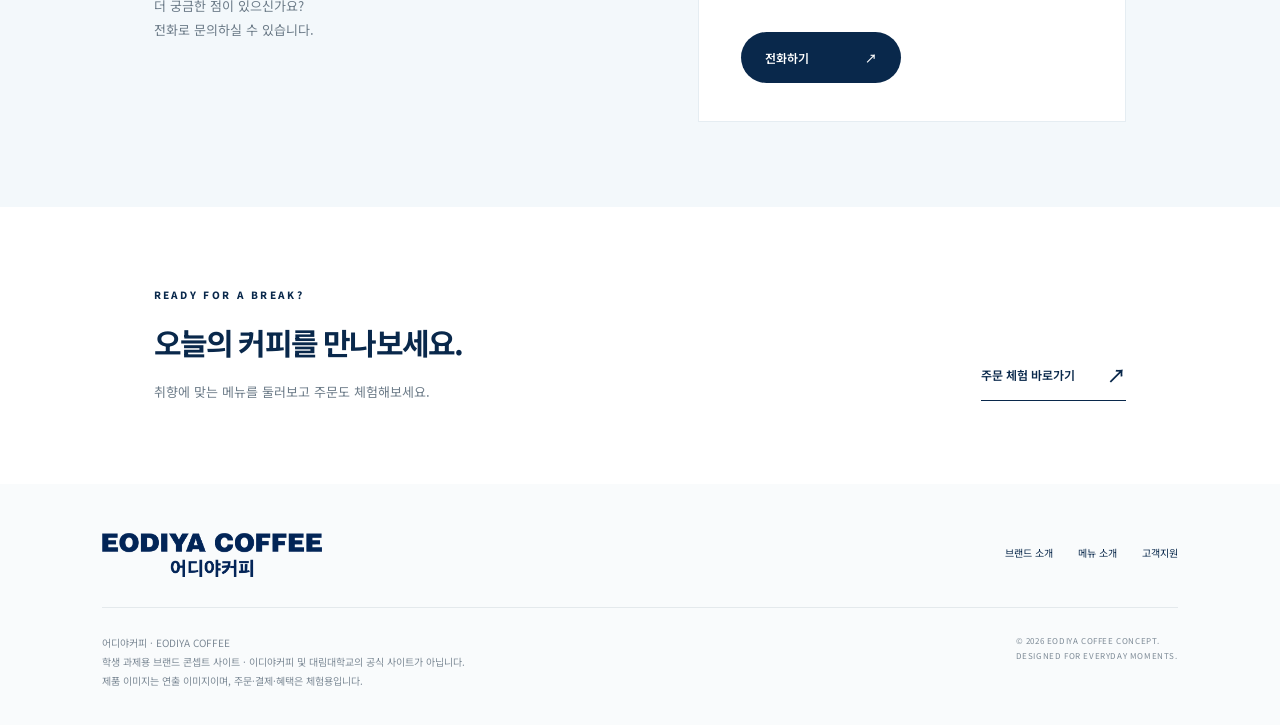
<file: EDY-T01/support/index.html>
<!doctype html>
<html lang="ko">
<head>
<meta charset="utf-8"><meta name="viewport" content="width=device-width,initial-scale=1"><meta name="theme-color" content="#d8edf8">
<meta name="description" content="어디야커피 고객지원. 주문 체험과 멤버십에 대해 자주 묻는 질문을 확인하세요.">
<title>고객지원 · 어디야커피</title><link rel="icon" href="../logo-emblem.png"><link rel="stylesheet" href="../marketing.css"><link rel="stylesheet" href="support.css">
</head>
<body>
<a class="skip" href="#main">본문 바로가기</a>
<header><a class="logo" href="/EDY-T01/" aria-label="어디야커피 홈"><img src="../logo-text.png" alt="EODIYA COFFEE 어디야커피"></a><nav id="navigation" aria-label="주 메뉴"><a href="/EDY-T01/#season">시즌 컬렉션</a><a href="/EDY-T01/#menu">메뉴</a><a href="/EDY-T01/#brand">브랜드 이야기</a><a href="/EDY-T01/#journal">브랜드 소식</a><a href="/EDY-T01/#store">매장 안내</a><a href="/EDY-T01/support/" aria-current="page">고객지원</a></nav><a class="order-link" href="/EDY-T01/menu/">주문 체험 <span>↗</span></a><button class="mobile-toggle" aria-label="메뉴 열기" aria-expanded="false" aria-controls="navigation">☰</button></header>
<main id="main">
<section class="support-hero"><div><p class="eyebrow">HERE FOR YOU</p><h1>무엇을 도와드릴까요?</h1><p>궁금한 순간에도 언제나 가까이.<br>어디야커피가 함께할게요.</p><a class="support-hero-link" href="#faq">자주 묻는 질문 보기 <span>↓</span></a></div><div class="support-hero-mark" aria-hidden="true"><img src="../logo-emblem.png" alt=""><span>WE'RE<br>HERE FOR YOU.</span></div></section>
<div class="support-breadcrumb"><a href="/EDY-T01/">HOME</a><span> / </span><span>고객지원</span></div>
<section class="support-content" id="faq"><div class="support-heading"><div><p class="eyebrow">HOW CAN WE HELP?</p><h2>자주 묻는 질문</h2><p>어디야 주문 체험을 더 편하게 이용해보세요.</p></div><span>FREQUENTLY ASKED QUESTIONS</span></div>
<div class="faq-list">
<details><summary><span class="faq-tag">주문 체험</span><span>주문하면 실제로 결제되나요?</span></summary><div class="faq-answer">어디야 주문은 과제용 체험입니다. 실제 결제나 매장 주문 접수는 이루어지지 않습니다.</div></details>
<details><summary><span class="faq-tag">주문 체험</span><span>음료 옵션은 어떻게 선택하나요?</span></summary><div class="faq-answer">주문 체험에서 음료를 선택한 뒤 온도, 사이즈, 컵, 샷 등의 옵션을 선택할 수 있습니다. 메뉴에 따라 선택 가능한 옵션이 다를 수 있습니다.</div></details>
<details><summary><span class="faq-tag">주문 체험</span><span>개인컵을 선택하면 할인이 되나요?</span></summary><div class="faq-answer">주문 체험에서 음료의 개인컵 옵션을 선택하면 한 잔당 300원이 할인되어 계산됩니다. 실제 매장 혜택이 아닌 체험 기능입니다.</div></details>
<details><summary><span class="faq-tag">스탬프</span><span>스탬프와 쿠폰은 어떻게 받을 수 있나요?</span></summary><div class="faq-answer">주문 체험에서 음료 한 잔마다 스탬프가 한 개 쌓입니다. 12개를 모으면 아메리카노 무료 쿠폰이 발행됩니다. 스탬프와 쿠폰은 체험용입니다.</div></details>
<details><summary><span class="faq-tag">이용 안내</span><span>어디야커피는 실제 매장인가요?</span></summary><div class="faq-answer">어디야커피는 학생 과제용 브랜드 콘셉트입니다. 안내된 대림대학교 캠퍼스 매장은 가상 매장이며 실제 영업과 주문 접수는 하지 않습니다.</div></details>
</div></section>
<section class="support-contact"><div class="contact-intro"><p class="eyebrow">TALK TO US</p><h2>고객의 목소리에<br>귀 기울이겠습니다.</h2><p>더 궁금한 점이 있으신가요?<br>전화로 문의하실 수 있습니다.</p></div><div class="contact-card"><div class="contact-icon" aria-hidden="true">↗</div><p class="eyebrow">CUSTOMER SUPPORT</p><h3>전화 문의</h3><p>궁금한 점이나 전하고 싶은 이야기가 있다면<br>아래 번호를 확인해주세요.</p><a class="contact-number" href="tel:0314674700">031-467-4700</a><a class="pill dark" href="tel:0314674700">전화하기 <span>↗</span></a></div></section>
<section class="support-next"><div><p class="eyebrow">READY FOR A BREAK?</p><h2>오늘의 커피를 만나보세요.</h2><p>취향에 맞는 메뉴를 둘러보고 주문도 체험해보세요.</p></div><a class="text-link" href="/EDY-T01/menu/">주문 체험 바로가기 <span>↗</span></a></section>
</main>
<footer><div class="footer-top"><a class="logo" href="/EDY-T01/" aria-label="어디야커피 홈"><img src="../logo-text.png" alt="EODIYA COFFEE 어디야커피" loading="lazy"></a><div><a href="/EDY-T01/#brand">브랜드 소개</a><a href="/EDY-T01/#menu">메뉴 소개</a><a href="/EDY-T01/support/">고객지원</a></div></div><div class="footer-bottom"><p>어디야커피 · EODIYA COFFEE<br>학생 과제용 브랜드 콘셉트 사이트 · 이디야커피 및 대림대학교의 공식 사이트가 아닙니다.<br>제품 이미지는 연출 이미지이며, 주문·결제·혜택은 체험용입니다.</p><span>© 2026 EODIYA COFFEE CONCEPT.<br>DESIGNED FOR EVERYDAY MOMENTS.</span></div></footer>
<a class="back-top" href="#" aria-label="맨 위로">↑</a><script src="support.js"></script>
</body></html>
</file>
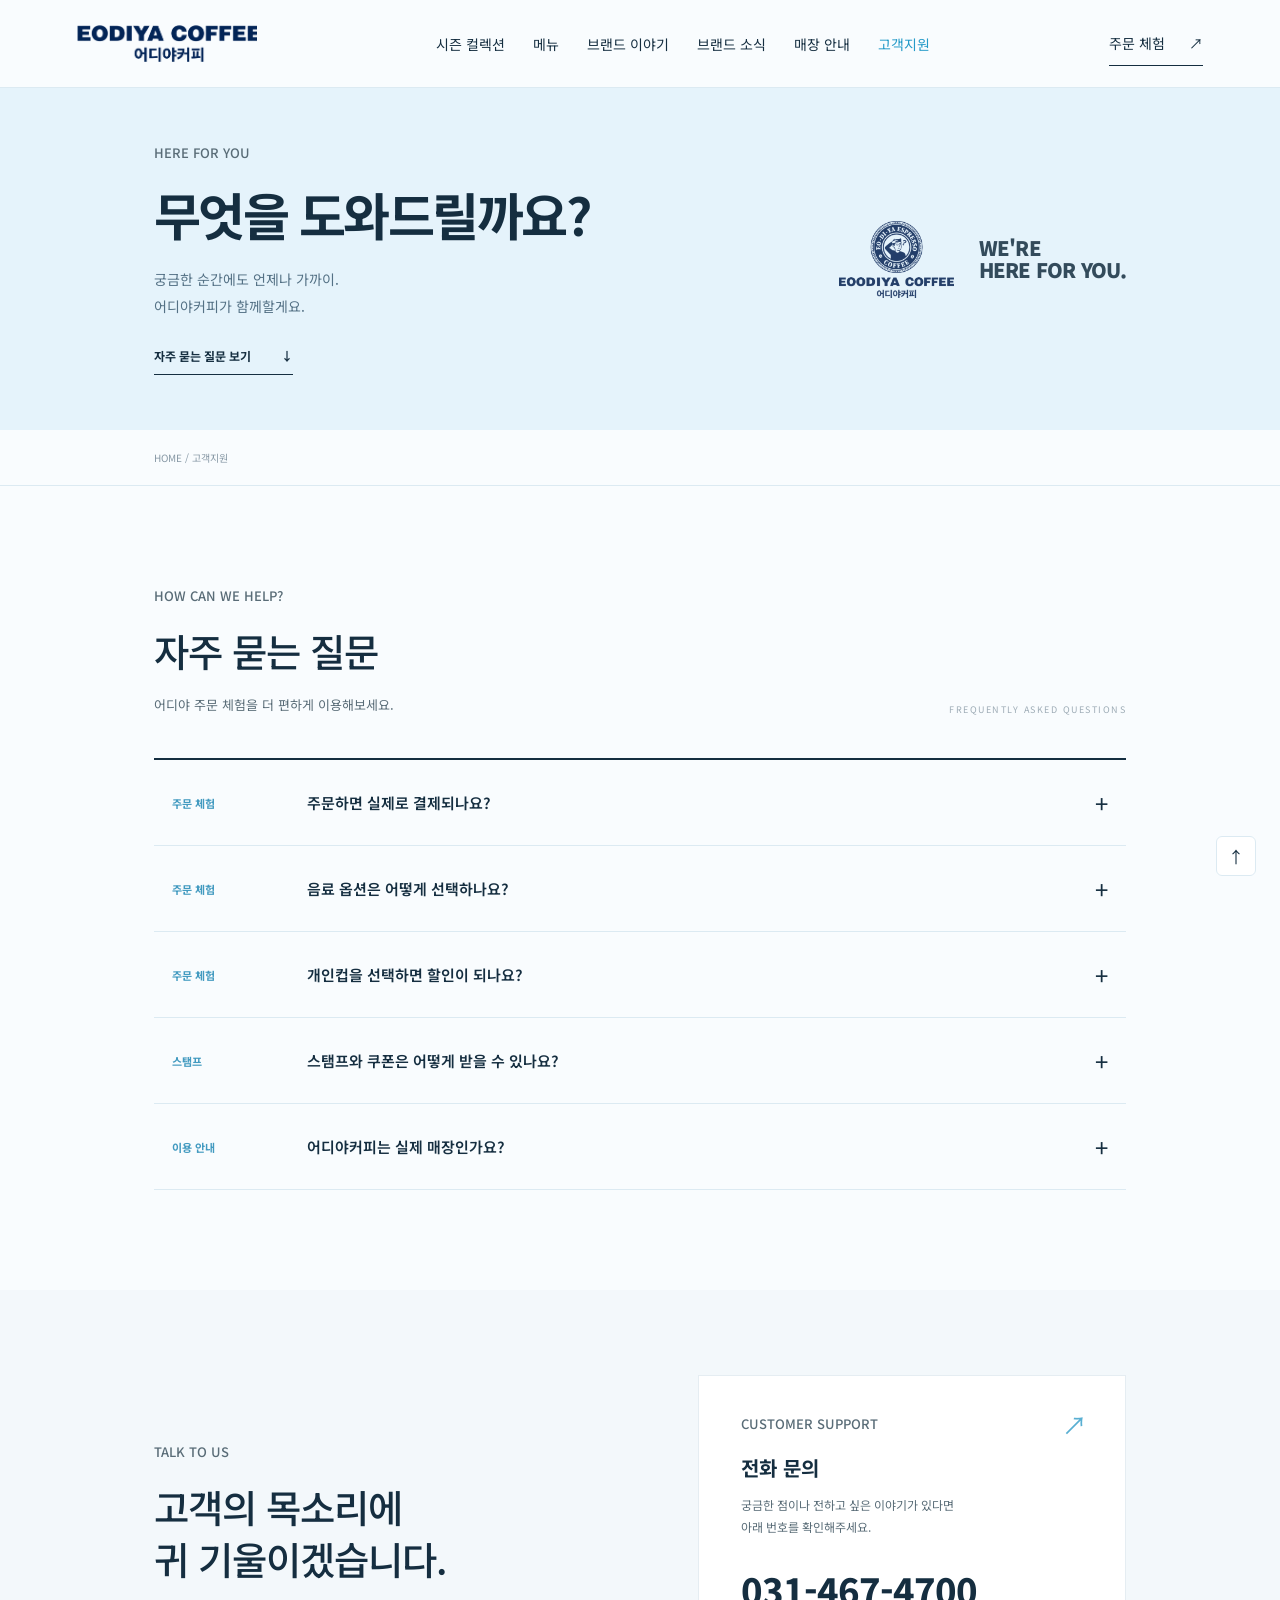
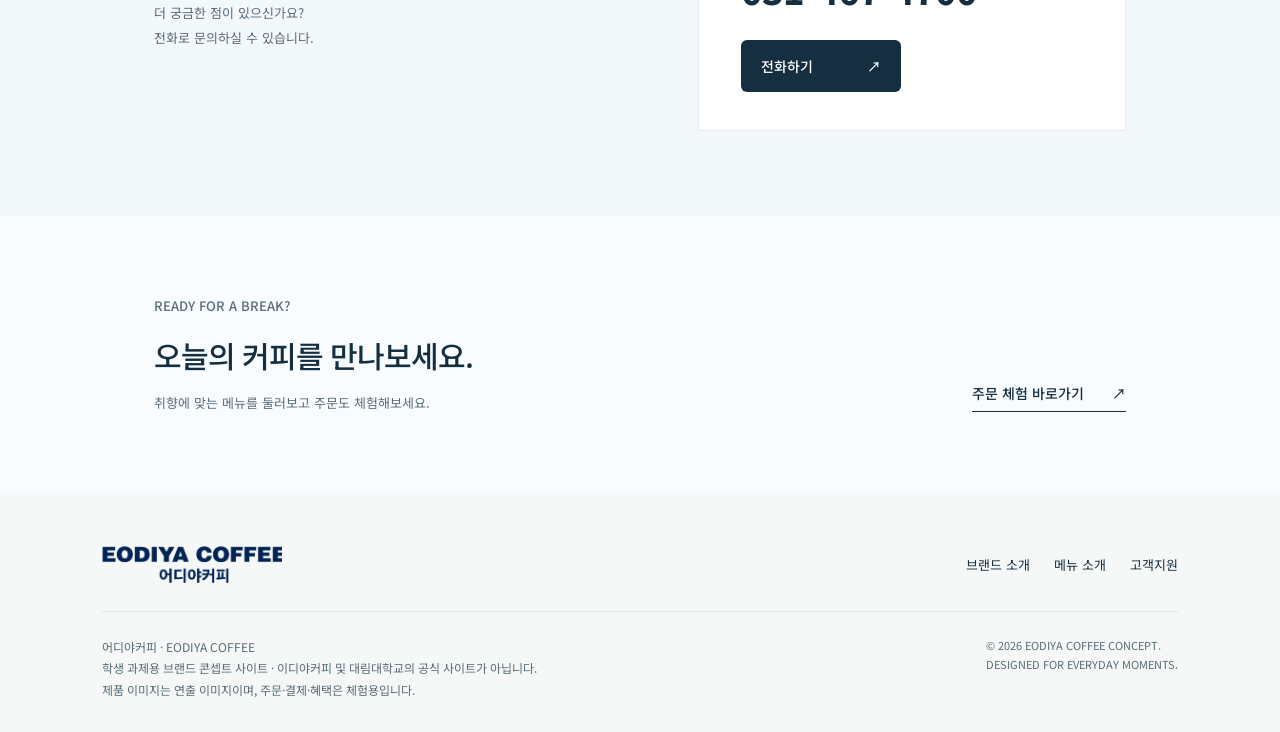
<file: EDY/support/index.html>
<!doctype html>
<html lang="ko">
<head>
<meta charset="utf-8"><meta name="viewport" content="width=device-width,initial-scale=1"><meta name="theme-color" content="#d8edf8">
<meta name="description" content="어디야커피 고객지원. 주문 체험과 멤버십에 대해 자주 묻는 질문을 확인하세요.">
<title>고객지원 · 어디야커피</title><link rel="icon" href="../logo-emblem.png"><link rel="stylesheet" href="../marketing.css"><link rel="stylesheet" href="support.css">
</head>
<body>
<a class="skip" href="#main">본문 바로가기</a>
<header><a class="logo" href="/EDY/" aria-label="어디야커피 홈"><img src="../logo-text.png" alt="EODIYA COFFEE 어디야커피"></a><nav id="navigation" aria-label="주 메뉴"><a href="/EDY/#season">시즌 컬렉션</a><a href="/EDY/#menu">메뉴</a><a href="/EDY/#brand">브랜드 이야기</a><a href="/EDY/#journal">브랜드 소식</a><a href="/EDY/#store">매장 안내</a><a href="/EDY/support/" aria-current="page">고객지원</a></nav><a class="order-link" href="/EDY/menu/">주문 체험 <span>↗</span></a><button class="mobile-toggle" aria-label="메뉴 열기" aria-expanded="false" aria-controls="navigation">☰</button></header>
<main id="main">
<section class="support-hero"><div><p class="eyebrow">HERE FOR YOU</p><h1>무엇을 도와드릴까요?</h1><p>궁금한 순간에도 언제나 가까이.<br>어디야커피가 함께할게요.</p><a class="support-hero-link" href="#faq">자주 묻는 질문 보기 <span>↓</span></a></div><div class="support-hero-mark" aria-hidden="true"><img src="../logo-emblem.png" alt=""><span>WE'RE<br>HERE FOR YOU.</span></div></section>
<div class="support-breadcrumb"><a href="/EDY/">HOME</a><span> / </span><span>고객지원</span></div>
<section class="support-content" id="faq"><div class="support-heading"><div><p class="eyebrow">HOW CAN WE HELP?</p><h2>자주 묻는 질문</h2><p>어디야 주문 체험을 더 편하게 이용해보세요.</p></div><span>FREQUENTLY ASKED QUESTIONS</span></div>
<div class="faq-list">
<details><summary><span class="faq-tag">주문 체험</span><span>주문하면 실제로 결제되나요?</span></summary><div class="faq-answer">어디야 주문은 과제용 체험입니다. 실제 결제나 매장 주문 접수는 이루어지지 않습니다.</div></details>
<details><summary><span class="faq-tag">주문 체험</span><span>음료 옵션은 어떻게 선택하나요?</span></summary><div class="faq-answer">주문 체험에서 음료를 선택한 뒤 온도, 사이즈, 컵, 샷 등의 옵션을 선택할 수 있습니다. 메뉴에 따라 선택 가능한 옵션이 다를 수 있습니다.</div></details>
<details><summary><span class="faq-tag">주문 체험</span><span>개인컵을 선택하면 할인이 되나요?</span></summary><div class="faq-answer">주문 체험에서 음료의 개인컵 옵션을 선택하면 한 잔당 300원이 할인되어 계산됩니다. 실제 매장 혜택이 아닌 체험 기능입니다.</div></details>
<details><summary><span class="faq-tag">스탬프</span><span>스탬프와 쿠폰은 어떻게 받을 수 있나요?</span></summary><div class="faq-answer">주문 체험에서 음료 한 잔마다 스탬프가 한 개 쌓입니다. 12개를 모으면 아메리카노 무료 쿠폰이 발행됩니다. 스탬프와 쿠폰은 체험용입니다.</div></details>
<details><summary><span class="faq-tag">이용 안내</span><span>어디야커피는 실제 매장인가요?</span></summary><div class="faq-answer">어디야커피는 학생 과제용 브랜드 콘셉트입니다. 안내된 대림대학교 캠퍼스 매장은 가상 매장이며 실제 영업과 주문 접수는 하지 않습니다.</div></details>
</div></section>
<section class="support-contact"><div class="contact-intro"><p class="eyebrow">TALK TO US</p><h2>고객의 목소리에<br>귀 기울이겠습니다.</h2><p>더 궁금한 점이 있으신가요?<br>전화로 문의하실 수 있습니다.</p></div><div class="contact-card"><div class="contact-icon" aria-hidden="true">↗</div><p class="eyebrow">CUSTOMER SUPPORT</p><h3>전화 문의</h3><p>궁금한 점이나 전하고 싶은 이야기가 있다면<br>아래 번호를 확인해주세요.</p><a class="contact-number" href="tel:0314674700">031-467-4700</a><a class="pill dark" href="tel:0314674700">전화하기 <span>↗</span></a></div></section>
<section class="support-next"><div><p class="eyebrow">READY FOR A BREAK?</p><h2>오늘의 커피를 만나보세요.</h2><p>취향에 맞는 메뉴를 둘러보고 주문도 체험해보세요.</p></div><a class="text-link" href="/EDY/menu/">주문 체험 바로가기 <span>↗</span></a></section>
</main>
<footer><div class="footer-top"><a class="logo" href="/EDY/" aria-label="어디야커피 홈"><img src="../logo-text.png" alt="EODIYA COFFEE 어디야커피" loading="lazy"></a><div><a href="/EDY/#brand">브랜드 소개</a><a href="/EDY/#menu">메뉴 소개</a><a href="/EDY/support/">고객지원</a></div></div><div class="footer-bottom"><p>어디야커피 · EODIYA COFFEE<br>학생 과제용 브랜드 콘셉트 사이트 · 이디야커피 및 대림대학교의 공식 사이트가 아닙니다.<br>제품 이미지는 연출 이미지이며, 주문·결제·혜택은 체험용입니다.</p><span>© 2026 EODIYA COFFEE CONCEPT.<br>DESIGNED FOR EVERYDAY MOMENTS.</span></div></footer>
<a class="back-top" href="#" aria-label="맨 위로">↑</a><script src="support.js"></script>
</body></html>
</file>
<file: EDY-Alpha/marketing.css>
/* Design principles: Unslop, Damir Sokolovsky, CC BY 4.0. */
@import url('https://fonts.googleapis.com/css2?family=Noto+Sans+KR:wght@400;500;600&display=swap');
:root{--ink:#152e40;--muted:#596c77;--line:#dce4e6;--paper:#fafbf9;--blue:#d6eaf2;--accent:#245e7c}
*{box-sizing:border-box}html{scroll-behavior:smooth;scroll-padding-top:88px}body{margin:0;color:var(--ink);background:var(--paper);font-family:'Noto Sans KR',Arial,sans-serif;word-break:keep-all}button,a{font:inherit;color:inherit;-webkit-tap-highlight-color:transparent}button{cursor:pointer;border:0;background:none}a{text-decoration:none}img{display:block;max-width:100%}button:focus-visible,a:focus-visible{outline:3px solid var(--accent);outline-offset:4px}.skip{position:absolute;top:-80px;z-index:50;background:#fff;padding:12px}.skip:focus{top:0}
header{height:88px;padding:0 6%;display:flex;align-items:center;gap:32px;background:var(--paper);border-bottom:1px solid var(--line);position:sticky;top:0;z-index:30}.logo{width:180px;height:44px;overflow:hidden;position:relative;flex:none}.logo img{position:absolute;width:200px;max-width:none;top:-43px;left:-8px}nav{display:flex;align-items:center;justify-content:center;gap:28px;flex:1;font-size:14px}nav a{padding:16px 0}nav a:hover{color:var(--accent)}.order-link{font-size:14px;border-bottom:1px solid var(--ink);padding:12px 0;white-space:nowrap}.order-link span{margin-left:20px}.mobile-toggle{display:none}
.hero{min-height:600px;display:grid;grid-template-columns:45% 55%;background:#edf3f2;position:relative}.hero-photo{grid-column:2;grid-row:1;width:100%;height:100%;min-height:600px;object-fit:cover;object-position:60% center}.hero-content{grid-column:1;grid-row:1;align-self:center;padding:64px 12% 88px 14%;max-width:640px}.eyebrow,.season-label{font-size:13px;font-weight:500;color:var(--muted);margin:0 0 20px;letter-spacing:0}.season-label{display:none}.hero h1{font-size:clamp(40px,4.2vw,60px);font-weight:500;line-height:1.3;letter-spacing:-2px;margin:0}.hero-description{font-size:16px;line-height:1.9;color:var(--muted);margin:24px 0 32px}.pill{display:inline-flex;align-items:center;justify-content:space-between;gap:48px;padding:16px 20px;border-radius:6px;font-size:14px;font-weight:500}.dark{background:var(--ink);color:#fff}.dark:hover{background:var(--accent)}.light{background:#fff;color:var(--ink)}.hero-foot{position:absolute;left:6%;bottom:24px;font-size:13px}.hero-foot>span,.vertical-note{display:none}.slide-controls{display:flex;align-items:center;gap:12px;color:var(--muted)}.slide-controls span{margin-right:8px;font-variant-numeric:tabular-nums}.slide-controls button{border:1px solid #bac9ce;width:36px;height:36px;border-radius:6px}.intro-line{display:flex;justify-content:space-between;align-items:center;gap:24px;padding:28px 8%;border-bottom:1px solid var(--line);font-size:14px}.intro-line a,.text-link{font-size:14px;font-weight:500;border-bottom:1px solid var(--ink);padding:8px 0;white-space:nowrap}.intro-line a span,.text-link span{margin-left:24px}
.section{padding:96px 8%}.section-heading{display:flex;align-items:end;justify-content:space-between;gap:24px;margin-bottom:32px}h2{margin:0 0 16px;font-size:clamp(28px,3vw,40px);line-height:1.35;letter-spacing:-1px;font-weight:500}.section-heading p:not(.eyebrow),.section-sub{font-size:14px;color:var(--muted);margin:0;line-height:1.8}.filters{display:flex;gap:8px;flex-wrap:wrap;margin:32px 0}.filters button{font-size:13px;border:1px solid var(--line);padding:10px 16px;border-radius:6px;background:#fff}.filters button.active{background:var(--ink);border-color:var(--ink);color:#fff}.products{display:grid;grid-template-columns:repeat(4,minmax(0,1fr));gap:32px 24px}.category-heading{grid-column:1/-1;margin:32px 0 0;padding-bottom:12px;border-bottom:1px solid var(--line);font-size:18px;font-weight:500}.category-heading:first-child{margin-top:0}.product{position:relative;padding:0;text-align:left}.product-art{aspect-ratio:1;background-image:url('products.jpg');background-size:200% 200%;background-color:#edf4f6}.latte{background-position:0 0}.americano{background-position:100% 0}.blue{background-position:0 100%}.croissant{background-position:100% 100%}.generated-drink{background-image:url('cold-drinks.png');background-size:300% 300%}.generated-dessert{background-image:url('desserts.png');background-size:300% 300%}.generated-tea{background-image:url('citron-tea-v2.png');background-size:cover;background-position:center}.product-placeholder{display:grid;place-items:center;background-image:none}.product-placeholder span{font-size:48px}.product-label{font-size:12px;color:var(--muted);margin:16px 0 4px}.product h3{margin:0 24px 4px 0;font-size:16px;font-weight:500}.product small{font-size:12px;color:var(--muted)}.product .plus{position:absolute;right:0;bottom:0;font-size:22px}.product-note{font-size:12px;color:var(--muted);margin:32px 0 0}
.brand-section{display:grid;grid-template-columns:1fr 1fr;background:#e9f2f4}.brand-art{min-height:560px;display:flex;flex-direction:column;align-items:center;justify-content:center;text-align:center;padding:48px;background:#d6eaf2}.brand-art img{width:200px;margin-bottom:24px}.brand-art>span{font-size:clamp(28px,3vw,40px);font-weight:500;line-height:1.2}.brand-art p{font-size:14px;margin:24px 0 0}.orbit{display:none}.brand-copy{padding:80px 12%;align-self:center}.brand-copy .lead{font-size:18px;line-height:1.8;margin:24px 0}.brand-copy>p:not(.eyebrow):not(.lead){font-size:14px;color:var(--muted);line-height:1.9}.brand-values{margin-top:32px}.brand-values>div{display:grid;grid-template-columns:32px 1fr;gap:4px 12px;padding:12px 0;border-top:1px solid #cbdce1}.brand-values b{font-size:12px;color:var(--muted);font-weight:400;grid-row:span 2}.brand-values span{font-size:14px;font-weight:500}.brand-values small{font-size:12px;color:var(--muted)}
.pairing{display:grid;grid-template-columns:40% 60%;align-items:center;gap:0}.pairing>div:first-child{padding-right:48px}.pairing p:not(.eyebrow){font-size:14px;line-height:1.9;color:var(--muted);margin:24px 0}.pairing-photo{height:400px;overflow:hidden}.pairing-photo img{width:100%;height:100%;object-fit:cover;object-position:82% 65%}.pairing-caption{display:none}.journal{background:#f0f4f3}.journal-grid{display:grid;grid-template-columns:repeat(3,1fr);gap:24px}.story{padding:0;text-align:left;position:relative}.story-image{height:240px;margin-bottom:24px;overflow:hidden}.story-season img{width:100%;height:100%;object-fit:cover}.story-season>span{display:none}.story .tag{font-size:12px;color:var(--muted)}.story h3{font-size:17px;font-weight:500;margin:12px 0 8px}.story>p{font-size:13px;color:var(--muted);line-height:1.8;margin:0;padding-right:24px}.story-arrow{position:absolute;right:0;bottom:0}.story-cup{display:flex;align-items:center;justify-content:center;gap:24px;background:#e6e9e2}.cup-illustration{width:92px;height:132px;border:1px solid #b3beb4;border-radius:6px 6px 20px 20px;background:#fff;display:flex;flex-direction:column;align-items:center;justify-content:center;color:#365345;font-size:12px}.cup-illustration small{font-size:9px}.cup-message{font-size:18px;line-height:1.5}.story-member{background:#d5e9f1;display:flex;flex-direction:column;align-items:center;justify-content:center;gap:12px}.stamp-label,.story-member>span:last-child{font-size:12px}.stamps{font-size:28px;line-height:1.2;letter-spacing:8px;color:#fff}
.store-section{background:#173653;color:#fff;padding:80px 8%;display:grid;grid-template-columns:1fr 1fr;gap:10%;align-items:center}.store-section .eyebrow,.store-section>div>p:not(.eyebrow){color:#d1e2e9}.store-section>div>p:not(.eyebrow){font-size:14px;line-height:1.8;margin-bottom:24px}.store-card{background:#fff;color:var(--ink);padding:40px;position:relative}.store-icon{position:absolute;right:40px;top:32px;font-size:32px}.store-card h3{font-size:22px;font-weight:500;margin:0 0 12px}.store-section .store-card>p:not(.eyebrow){color:var(--muted);font-size:13px;margin:12px 0}.store-section .store-card .eyebrow{color:var(--muted)}.store-tags{display:flex;flex-wrap:wrap;gap:8px;margin:20px 0}.store-tags span{background:#f1f5f5;padding:6px 8px;font-size:12px}.store-card .text-link{display:inline-block;margin-top:12px}
footer{padding:48px 8% 32px;background:#f6f8f7}.footer-top,.footer-bottom{display:flex;justify-content:space-between;gap:24px}.footer-top{align-items:center;padding-bottom:24px;border-bottom:1px solid var(--line)}.footer-top>div{display:flex;gap:24px;font-size:13px}.footer-bottom{padding-top:24px;color:var(--muted);font-size:12px;line-height:1.8}.footer-bottom p{margin:0}.footer-bottom>span{font-size:11px}.back-top{position:fixed;bottom:24px;right:24px;width:40px;height:40px;display:grid;place-items:center;background:#fff;border:1px solid var(--line);border-radius:6px;z-index:25}dialog{border:0;border-radius:8px;padding:40px;width:min(90vw,600px);max-height:85dvh;overflow:auto;color:var(--ink)}dialog::backdrop{background:#102d4180}.dialog-close{position:absolute;right:16px;top:8px;font-size:28px}dialog .product-art{width:200px;margin:0 auto 24px}dialog p{font-size:14px;color:var(--muted);line-height:1.8}dialog .price{font-size:20px;color:var(--ink)}dialog .note{font-size:12px;border-top:1px solid var(--line);padding-top:16px}
@media(max-width:1100px){nav{gap:16px;font-size:12px}.section{padding:80px 6%}.hero-content{padding-left:12%}.products{gap:28px 16px}}
@media(max-width:800px){html{scroll-padding-top:72px}header{height:72px;padding:0 20px;gap:16px}.logo{width:152px;height:38px}.logo img{width:168px;top:-36px;left:-7px}nav{display:none;position:absolute;top:72px;left:0;right:0;background:var(--paper);padding:12px 24px;border-bottom:1px solid var(--line)}nav.open{display:flex;flex-direction:column;align-items:stretch;gap:0}nav a{padding:12px 0;font-size:14px}.order-link{margin-left:auto;font-size:12px}.order-link span{margin-left:8px}.mobile-toggle{display:block;font-size:22px;padding:4px}.hero{display:flex;flex-direction:column;min-height:0}.hero-content{order:1;width:100%;padding:40px 7% 80px}.hero-photo{order:2;min-height:0;height:300px;object-position:center 60%}.hero h1{font-size:40px;letter-spacing:-1px}.hero-description{font-size:14px;margin:20px 0 24px}.hero-foot{left:7%;bottom:316px}.intro-line{padding:24px 7%;font-size:12px}.intro-line a{font-size:12px}.section{padding:64px 7%}.section-heading{display:block}.section-heading .text-link{display:inline-block;margin-top:20px}.products{grid-template-columns:repeat(2,minmax(0,1fr));gap:28px 16px}.product h3{font-size:14px}.product-label,.product small{font-size:11px}.brand-section{grid-template-columns:1fr}.brand-art{min-height:360px}.brand-art img{width:160px}.brand-copy{padding:56px 7%}.pairing{grid-template-columns:1fr;gap:32px}.pairing>div:first-child{padding:0}.pairing-photo{height:280px}.journal-grid{grid-template-columns:1fr;gap:40px}.story-image{height:240px}.store-section{grid-template-columns:1fr;padding:64px 7%;gap:32px}.store-card{padding:28px}.footer-top,.footer-bottom{flex-direction:column;align-items:flex-start}.footer-top>div{flex-wrap:wrap;gap:16px}.back-top{right:16px;bottom:16px}}
@media(prefers-reduced-motion:reduce){html{scroll-behavior:auto}*{animation:none!important;transition:none!important}}
/* Campus coffee: a quiet navigation and one full-width photographic scene. */
.hero{display:block;min-height:min(720px,calc(100vh - 88px));background:#ede2d2;overflow:hidden}
.hero-photo{position:absolute;inset:0;width:100%;height:100%;min-height:0;object-fit:cover;object-position:center}
.hero-content{position:relative;z-index:1;max-width:680px;padding:clamp(96px,14vw,192px) 0 120px 8%;}
.hero h1{font-size:clamp(40px,4vw,60px);line-height:1.3;letter-spacing:-.04em}
.hero-description{color:#35434b;font-size:16px;line-height:1.9}
.hero-foot{z-index:1;left:8%;bottom:32px}
.intro-line{background:#f8f7f2}
.menu-section{background:#fdfcf9}
.filters{gap:0;border-bottom:1px solid var(--line);flex-wrap:wrap}
.filters button{border:0;border-bottom:2px solid transparent;border-radius:0;background:transparent;padding:12px 16px}
.filters button.active{background:transparent;border-color:#245e7c;color:#245e7c}
.product-art{background-color:#f2f2ed}.product-label{margin-top:12px}.product .plus{font-size:18px;color:var(--muted)}
.brand-section{background:#f1f0e9}.brand-art{background:#e8eff0}.brand-copy{background:#f8f7f2}
.journal{background:#f8f7f2}.store-section{background:#1d3441}
@media(max-width:800px){.hero{display:flex;min-height:0;background:#ede2d2}.hero-photo{position:relative;inset:auto;order:2;height:300px;object-position:72% center}.hero-content{order:1;padding:56px 7% 88px;max-width:none}.hero h1{font-size:36px}.hero-foot{bottom:316px;left:7%}.filters button{padding:12px}.hero-description{font-size:14px}}
/* Preserve the brand's light sky-blue palette in the Alpha version. */
:root{--paper:#f9fcfe;--line:#dceaf2;--blue:#d6eef9;--accent:#247aa2}
.hero{background:#e5f3fb}.hero-photo{opacity:1}.intro-line,.brand-copy,.journal{background:#f4faff}.menu-section{background:#fff}.brand-art{background:#d9eef9}.store-section{background:#123c5b}
@media(max-width:800px){.hero{background:#e5f3fb}}
/* Two promotional scenes fade in place; the dot controls show the selected slide. */
.hero-images{position:absolute;inset:0;overflow:hidden}.hero-images .hero-photo{position:absolute;inset:0;width:100%;height:100%;opacity:0;transition:opacity 550ms ease;object-fit:cover;object-position:center}.hero-images .hero-photo.is-active{opacity:1}.hero-content .pill{margin-top:32px}.slide-dots{display:flex;align-items:center;gap:8px;margin-right:8px}.slide-controls .slide-dot{width:10px;height:10px;min-width:10px;padding:0;border:0;border-radius:50%;background:#849eab}.slide-controls .slide-dot.active{background:#12384e;box-shadow:0 0 0 2px #e5f3fb,0 0 0 3px #12384e}
@media(max-width:800px){.hero-images{position:relative;order:2;width:100%;height:300px;flex:none}.hero-images .hero-photo{height:100%;min-height:0;object-position:center}.hero-content .pill{margin-top:24px}}
@media(prefers-reduced-motion:reduce){.hero-images .hero-photo{transition:none}}
/* Large, directly selectable indicators, with the active slide clearly marked. */
.slide-dots{gap:4px;margin:0}.slide-controls .slide-dot{width:32px;height:40px;min-width:32px;display:grid;place-items:center;background:transparent;box-shadow:none;border-radius:0}.slide-controls .slide-dot::after{content:'';display:block;width:10px;height:10px;border-radius:50%;background:#69899a;transition:width 180ms ease,background-color 180ms ease}.slide-controls .slide-dot.active{background:transparent;box-shadow:none}.slide-controls .slide-dot.active::after{width:24px;border-radius:8px;background:#12384e}.slide-controls .slide-dot:focus-visible{outline:2px solid #12384e;outline-offset:0;border-radius:4px}
/* Photo disclaimer shown consistently on Alpha imagery. */
.hero-images::after,.product-art:not(.product-placeholder)::after,.pairing-photo::after,.story-season::after{content:'이 사진은 실제와 다를 수 있습니다';position:absolute;left:12px;bottom:12px;z-index:2;color:#fff;background:rgba(12,32,45,.64);font:400 11px/1.3 'Noto Sans KR',sans-serif;letter-spacing:0;padding:4px 8px;border-radius:3px;pointer-events:none}
.hero-images,.product-art,.pairing-photo,.story-season{position:relative}.hero-images::after{left:auto;right:16px;bottom:12px}
@media(max-width:800px){.hero-images::after{left:12px;right:auto}}
.hero-images::after{left:12px;right:auto}.hero-foot{bottom:56px}@media(max-width:800px){.hero-foot{bottom:316px}}
/* Keep the hero image layer pinned to the banner; labels remain readable without a box. */
.hero-images{position:absolute;inset:0}.hero-images::after,.product-art:not(.product-placeholder)::after,.pairing-photo::after,.story-season::after{background:transparent;color:#fff;font-size:9px;padding:0;text-shadow:0 1px 3px #10212b,0 0 2px #10212b}
.pill{gap:16px}.pill>span:empty,.text-link>span:empty,.order-link>span:empty,.intro-line a>span:empty,.story-arrow:empty{display:none}
@media(max-width:800px){.hero-images{position:relative;inset:auto}}
/* On phones the image, headline and controls form one banner. */
@media(max-width:800px){.hero{display:block;min-height:480px;overflow:hidden}.hero-images{position:absolute;inset:0;width:100%;height:100%}.hero-images::before{content:'';position:absolute;inset:0;z-index:1;background:linear-gradient(90deg,rgba(230,244,251,.94),rgba(230,244,251,.72) 60%,rgba(230,244,251,.18))}.hero-images .hero-photo{position:absolute;inset:0;width:100%;height:100%;object-fit:cover;object-position:62% center}.hero-content{position:relative;z-index:2;min-height:480px;padding:64px 24px 104px;display:flex;flex-direction:column;align-items:flex-start;justify-content:center}.hero h1{font-size:clamp(30px,8vw,36px);line-height:1.3}.hero-content .pill{margin-top:24px}.hero-foot{z-index:3;left:24px;bottom:40px}.hero-images::after{z-index:2;bottom:12px}}
/* Scale photo disclaimer with each image, including product detail views. */
.product-art:not(.product-placeholder){container-type:inline-size}
.product-art:not(.product-placeholder)::after{font-size:clamp(5px,3cqw,9px);left:clamp(4px,3cqw,12px);bottom:clamp(4px,3cqw,12px);max-width:calc(100% - 8px);line-height:1.2;white-space:normal;word-break:keep-all}
</file>
<file: EDY-T01/marketing.css>
@import url('https://fonts.googleapis.com/css2?family=Noto+Sans+KR:wght@400;500;600;700;800;900&display=swap');
:root{--ink:#09284b;--blue:#55b3db;--sky:#e5f3fb;--muted:#6c7b88;--line:#e4e9ec}*{box-sizing:border-box}html{scroll-behavior:smooth;scroll-padding-top:96px}body{margin:0;color:var(--ink);font-family:'Noto Sans KR',Arial,sans-serif;word-break:keep-all;background:#fff}button,a{-webkit-tap-highlight-color:transparent}button,input{font:inherit}a{color:inherit;text-decoration:none}button{cursor:pointer;color:inherit}button:focus-visible,a:focus-visible{outline:3px solid #1598cf;outline-offset:5px}button{border:0;background:none}img{display:block;max-width:100%}.skip{position:absolute;top:-80px;z-index:100;background:#fff;padding:12px}.skip:focus{top:0}.utility{height:34px;background:#f5f8fa;border-bottom:1px solid var(--line);padding:0 5%;display:flex;align-items:center;justify-content:space-between;font-size:10px;color:#677b8d}.utility>div{display:flex;gap:24px}header{height:90px;display:flex;align-items:center;justify-content:space-between;padding:0 5%;background:#fff;position:sticky;top:0;z-index:30;border-bottom:1px solid var(--line);gap:25px}.logo{position:relative;width:220px;height:48px;overflow:hidden;flex-shrink:0}.logo img{position:absolute;width:240px;max-width:none;top:-52px;left:-10px}nav{display:flex;gap:34px;align-items:center;font-size:14px;font-weight:600}nav a{padding:33px 0}nav a:hover{color:#249ac8}.order-link{font-size:12px;border:1px solid #ccdbe6;border-radius:30px;padding:12px 18px;white-space:nowrap}.order-link span{margin-left:18px}.mobile-toggle{display:none}.hero{min-height:610px;height:min(72vw,680px);max-height:760px;position:relative;isolation:isolate;overflow:hidden;background:#c5e5f5}.hero-photo{width:100%;height:100%;position:absolute;inset:0;object-fit:cover;z-index:-2}.hero:after{content:'';position:absolute;inset:0;background:linear-gradient(90deg,#c0e4f38a,transparent 62%);z-index:-1}.hero-content{padding:85px 0 80px 8%;width:53%;position:relative}.eyebrow{font-size:10px;letter-spacing:2.3px;font-weight:800;margin:0 0 20px}.season-label{font-size:10px;letter-spacing:1.8px;margin:45px 0 16px}.hero h1{font-size:clamp(44px,4.3vw,68px);line-height:1.22;letter-spacing:-3px;margin:0;font-weight:800}.hero-description{font-size:15px;line-height:1.9;margin:25px 0 32px}.pill{display:inline-flex;align-items:center;justify-content:space-between;gap:45px;border-radius:30px;padding:17px 24px;font-size:12px;font-weight:600}.dark{background:var(--ink);color:#fff}.dark:hover{background:#14466d}.light{background:#fff;color:var(--ink)}.hero-foot{position:absolute;bottom:28px;left:8%;right:5%;display:flex;align-items:center;justify-content:space-between;font-size:9px;font-weight:600;letter-spacing:1.5px}.slide-controls{display:flex;align-items:center;gap:12px}.slide-controls>span{margin-right:20px}.slide-controls button{width:32px;height:32px;border:1px solid #09284b55;border-radius:50%;font-size:16px}.vertical-note{position:absolute;right:22px;top:42%;writing-mode:vertical-rl;font-size:8px;letter-spacing:2px}.intro-line{padding:25px 8%;border-bottom:1px solid var(--line);display:flex;align-items:center;justify-content:space-between;font-size:12px}.intro-line>a{font-size:11px;font-weight:600}.intro-line>a span{margin-left:28px}.section{padding:95px 8%}.section-heading{display:flex;justify-content:space-between;align-items:flex-end;gap:30px;margin-bottom:35px}h2{font-size:clamp(28px,3vw,44px);letter-spacing:-1.8px;line-height:1.35;margin:0 0 18px;font-weight:700}.section-heading p:not(.eyebrow){font-size:13px;color:var(--muted);line-height:1.8;margin:0}.text-link{display:inline-flex;align-items:center;gap:32px;font-size:12px;font-weight:600;padding:12px 0;border-bottom:1px solid var(--ink);white-space:nowrap}.text-link span{font-size:19px}.filters{display:flex;gap:10px;margin:28px 0 32px}.filters button{border:1px solid var(--line);border-radius:24px;padding:10px 23px;font-size:12px}.filters button.active{background:var(--ink);color:white;border-color:var(--ink)}.products{display:grid;grid-template-columns:repeat(4,1fr);gap:22px;min-height:340px}.product{text-align:left;padding:0;position:relative}.product-art{aspect-ratio:1;background-image:url('products.jpg');background-size:200% 200%;background-color:#f4f8fa;transition:transform .3s}.product:hover .product-art{transform:translateY(-6px)}.latte{background-position:0 0}.americano{background-position:100% 0}.blue{background-position:0 100%}.croissant{background-position:100% 100%}.product-label{font-size:9px;letter-spacing:1.3px;margin:20px 0 8px;color:#469ac1}.product h3{font-size:16px;font-weight:600;margin:0 0 5px;letter-spacing:-.5px}.product small{color:var(--muted);font-size:10px}.product .plus{position:absolute;right:0;bottom:0;font-size:24px;font-weight:400}.product-note{margin:25px 0 0;color:#8a949d;font-size:10px;line-height:1.7}.brand-section{display:grid;grid-template-columns:1fr 1fr;background:#f7fafb}.brand-art{min-height:640px;background:#dceef7;position:relative;overflow:hidden;display:flex;flex-direction:column;align-items:center;justify-content:center;text-align:center;isolation:isolate;padding:60px 35px}.brand-art>img{width:235px;margin-bottom:35px}.brand-art>span{font-size:clamp(32px,4vw,56px);line-height:1.03;letter-spacing:-2px;font-weight:900}.brand-art>p{font-size:12px;margin:28px 0 0}.orbit{position:absolute;border:1px solid #b8d7e8;border-radius:50%;width:800px;height:800px;z-index:-1}.orbit-one{top:25%;left:-50%}.orbit-two{bottom:20%;right:-60%}.brand-copy{padding:85px 12%}.brand-copy>.lead{font-size:19px;line-height:1.8;margin:28px 0 20px}.brand-copy>p:not(.eyebrow):not(.lead){font-size:12px;color:var(--muted);line-height:2}.brand-values{margin-top:32px}.brand-values>div{display:grid;grid-template-columns:35px 1fr;gap:7px;margin-top:21px}.brand-values b{font-size:11px;color:#43a0c9;grid-row:span 2;padding-top:3px}.brand-values span{font-size:13px;font-weight:600}.brand-values small{font-size:10px;color:var(--muted)}.pairing{display:grid;grid-template-columns:1fr 1.5fr;gap:7%;position:relative;align-items:center}.pairing>div>p:not(.eyebrow){font-size:13px;color:var(--muted);line-height:1.9;margin:22px 0}.pairing-photo{height:400px;overflow:hidden;background:var(--sky)}.pairing-photo img{width:100%;height:100%;object-fit:cover;object-position:82% 65%;transform:scale(1.15)}.pairing-caption{position:absolute;bottom:53px;right:8%;font-size:8px;letter-spacing:2px;line-height:1.9}.pairing-caption b{font-weight:500}.journal{background:#f5f8fa}.section-sub{font-size:12px;color:var(--muted)}.journal-grid{display:grid;grid-template-columns:repeat(3,1fr);gap:25px}.story{position:relative;text-align:left;padding:0;min-width:0}.story-image{height:255px;position:relative;overflow:hidden;margin-bottom:24px}.story-season img{width:100%;height:100%;object-fit:cover;object-position:65%;filter:brightness(.86)}.story-season>span{position:absolute;left:24px;top:24px;font-size:19px;letter-spacing:1px;font-weight:800;color:white;line-height:1.2}.story .tag{font-size:9px;color:#469ac1;letter-spacing:1px}.story h3{font-size:17px;margin:12px 0 10px;letter-spacing:-.6px}.story>p{font-size:11px;color:var(--muted);line-height:1.8;margin:0;padding-right:20px}.story-arrow{position:absolute;right:0;bottom:0}.story-cup{background:#e5e9df;display:flex;align-items:center;justify-content:center;gap:20px}.cup-illustration{display:flex;flex-direction:column;align-items:center;justify-content:center;background:#fcfcf4;border-top:10px solid #254039;border-bottom:4px solid #e0e1d6;border-radius:14px 14px 24px 24px;box-shadow:12px 15px 25px #233e2520;width:100px;height:145px;transform:rotate(-12deg);font-size:13px;font-weight:900;color:#254039}.cup-illustration small{font-size:8px;letter-spacing:1px}.cup-message{font-size:22px;font-weight:700;line-height:1.45;letter-spacing:-1px;color:#254039}.story-member{background:#bcdfef;text-align:center;display:flex;flex-direction:column;align-items:center;justify-content:center;gap:10px}.stamp-label{font-size:10px;letter-spacing:2px;font-weight:700}.stamps{font-size:34px;line-height:1.2;letter-spacing:9px;color:#fff}.story-member>span:last-child{font-size:11px}.store-section{background:#102f50;display:grid;grid-template-columns:1.1fr 1fr;gap:10%;padding:85px 12%;color:#fff;align-items:center}.store-section>.eyebrow{color:#a1cbdf}.store-section>div>p:not(.eyebrow){font-size:13px;line-height:1.9;color:#bed1df;margin-bottom:28px}.store-card{background:white;color:var(--ink);padding:36px 40px;position:relative}.store-card .store-icon{font-size:48px;position:absolute;right:30px;top:25px;color:#51add4}.store-card .eyebrow{font-size:8px;margin-bottom:20px}.store-card h3{font-size:23px;letter-spacing:-1px;margin:0 0 12px}.store-section .store-card>p:not(.eyebrow){font-size:12px;color:var(--muted);margin:10px 0}.store-tags{display:flex;gap:8px;margin:20px 0}.store-tags span{font-size:10px;background:#eef6fa;padding:7px 10px}.store-section .store-card .store-note{font-size:10px;line-height:1.7}.store-card .text-link{margin-top:10px}footer{background:#f9fbfc;padding:45px 8% 35px}.footer-top{display:flex;align-items:center;justify-content:space-between;gap:25px;border-bottom:1px solid var(--line);padding-bottom:30px}.footer-top>div{display:flex;gap:25px;font-size:10px}.footer-bottom{display:flex;justify-content:space-between;gap:25px;padding-top:25px;color:#7d8a96;font-size:10px;line-height:1.9}.footer-bottom p{margin:0}.footer-bottom>span{font-size:8px;letter-spacing:.6px}.back-top{position:fixed;bottom:25px;right:24px;background:white;border:1px solid #d9e2e8;border-radius:50%;width:42px;height:42px;display:grid;place-items:center;z-index:25;font-size:19px;box-shadow:0 2px 12px #09284b0b}dialog{border:0;padding:44px;width:min(90vw,650px);max-height:85dvh;color:var(--ink);overflow-y:auto}dialog::backdrop{background:#05244088;backdrop-filter:blur(4px)}.dialog-close{position:absolute;top:8px;right:15px;font-size:32px;line-height:1.2;z-index:1}dialog h2{font-size:28px;margin-top:20px}dialog p{font-size:13px;line-height:1.9;color:var(--muted)}dialog .product-art{width:210px;max-width:70%;margin:auto}dialog .price{font-size:20px;color:var(--ink);font-weight:700}dialog .pill{margin-top:15px}dialog .note{font-size:10px;border-top:1px solid var(--line);padding-top:18px;margin-top:25px}
@media(min-width:1600px){.hero{height:760px;min-height:760px}.hero-content{padding-top:105px}}@media(max-width:1100px){header{padding:0 4%;gap:15px}nav{gap:20px;font-size:12px}.logo{width:185px}.logo img{width:205px;top:-44px;left:-9px}.hero-content{padding-left:6%}.hero h1{font-size:49px}.section{padding:75px 6%}.brand-copy{padding:65px 9%}.brand-art{min-height:600px}.story-image{height:210px}.cup-message{font-size:17px}.store-section{padding:70px 7%;gap:7%}.footer-top>div{gap:15px}}
@media(max-width:800px){html{scroll-padding-top:75px}.utility{display:none}header{height:75px;padding:0 22px}.logo{height:42px;width:177px}.logo img{width:195px;top:-42px;left:-9px}.order-link{margin-left:auto;font-size:10px;padding:10px 12px}.order-link span{margin-left:8px}.mobile-toggle{display:block;font-size:22px;padding:6px}nav{display:none;position:absolute;left:0;right:0;top:75px;background:white;border-bottom:1px solid var(--line);padding:15px 25px;font-size:15px}nav.open{display:flex;flex-direction:column;align-items:stretch;gap:0}nav a{padding:15px 0}.hero{height:680px;min-height:680px}.hero-photo{object-position:68% bottom;object-fit:cover}.hero:after{background:linear-gradient(180deg,#c9e7f6 0%,#c5e4f3e0 35%,transparent 65%)}.hero-content{padding:35px 7%;width:100%}.hero-content>.eyebrow{font-size:8px;margin-bottom:25px}.season-label{margin:0 0 13px;font-size:8px}.hero h1{font-size:43px;letter-spacing:-2px;line-height:1.2}.hero-description{font-size:12px;line-height:1.8;margin:17px 0 20px}.pill{padding:13px 19px;font-size:11px;gap:30px}.hero-foot{left:7%;right:7%;bottom:20px}.hero-foot>span{font-size:7px;max-width:130px;line-height:1.8}.vertical-note{display:none}.intro-line{padding:22px 7%;font-size:11px;line-height:1.8;gap:20px}.intro-line>span{max-width:220px}.intro-line>a{white-space:nowrap;font-size:10px}.intro-line>a span{margin-left:7px}.section{padding:60px 7%}.section-heading{display:block;margin-bottom:23px}.section-heading .text-link{margin-top:18px}.eyebrow{font-size:9px;margin-bottom:14px}h2{font-size:29px;letter-spacing:-1.3px}.section-heading p:not(.eyebrow){font-size:12px}.filters{gap:7px;margin:25px 0}.filters button{padding:9px 16px;font-size:11px}.products{grid-template-columns:1fr 1fr;gap:28px 15px;min-height:270px}.product h3{font-size:13px}.product-label{font-size:8px;margin-top:14px}.product small{font-size:8px;max-width:85%;display:block}.product .plus{font-size:21px}.product-note{font-size:9px}.brand-section{grid-template-columns:1fr}.brand-art{min-height:440px;padding:50px 20px}.brand-art>img{width:190px;margin-bottom:28px}.brand-art>span{font-size:41px}.brand-art>p{font-size:11px;margin-top:20px}.brand-copy{padding:55px 8%}.brand-copy>p:not(.eyebrow):not(.lead){font-size:12px}.brand-copy>.lead{font-size:18px}.pairing{grid-template-columns:1fr;gap:30px;padding-bottom:80px}.pairing-photo{height:280px}.pairing-caption{bottom:28px;right:7%}.journal .section-sub{display:block;font-size:11px}.journal-grid{grid-template-columns:1fr;gap:35px}.story-image{height:260px;margin-bottom:18px}.story h3{font-size:17px}.story>p{font-size:12px}.cup-message{font-size:26px}.cup-illustration{width:115px;height:160px}.store-section{grid-template-columns:1fr;padding:55px 7%;gap:35px}.store-card{padding:30px}.store-section>div>p:not(.eyebrow){font-size:12px}.footer-top{align-items:flex-start;flex-direction:column;gap:20px}.footer-top>div{flex-wrap:wrap;gap:14px 20px;font-size:10px}.footer-bottom{flex-direction:column;font-size:9px;gap:20px}.back-top{right:14px;bottom:15px;width:36px;height:36px}dialog{padding:35px 25px}dialog h2{font-size:24px}}
@media(prefers-reduced-motion:reduce){html{scroll-behavior:auto}*{transition:none!important}}

.filters{flex-wrap:wrap}.product-placeholder{display:grid;place-items:center;background-image:none;background-color:#eef6fa}.product-placeholder span{font-size:clamp(48px,7vw,90px)}

.product-reference{position:relative;overflow:hidden}.product-reference img{position:absolute;inset:0;width:100%;height:100%;object-fit:contain;background:#fff}

.generated-drink{background-image:url(cold-drinks.png);background-size:300% 300%}.generated-tea{background-image:url(citron-tea-v2.png);background-size:cover;background-position:center}


.generated-dessert{background-image:url(desserts.png);background-size:300% 300%}
.category-heading{grid-column:1/-1;margin:38px 0 4px;padding-bottom:13px;border-bottom:1px solid #dbe9f1;font-size:20px;font-weight:750;letter-spacing:-.5px;color:#09284b}.category-heading:first-child{margin-top:8px}@media(max-width:640px){.category-heading{font-size:17px;margin-top:28px}}
@media(max-width:800px){.category-heading,.products{scroll-margin-top:100px}}
</file>
<file: EDY/marketing.css>
/* Design principles: Unslop, Damir Sokolovsky, CC BY 4.0. */
@import url('https://fonts.googleapis.com/css2?family=Noto+Sans+KR:wght@400;500;600&display=swap');
:root{--ink:#152e40;--muted:#596c77;--line:#dce4e6;--paper:#fafbf9;--blue:#d6eaf2;--accent:#245e7c}
*{box-sizing:border-box}html{scroll-behavior:smooth;scroll-padding-top:88px}body{margin:0;color:var(--ink);background:var(--paper);font-family:'Noto Sans KR',Arial,sans-serif;word-break:keep-all}button,a{font:inherit;color:inherit;-webkit-tap-highlight-color:transparent}button{cursor:pointer;border:0;background:none}a{text-decoration:none}img{display:block;max-width:100%}button:focus-visible,a:focus-visible{outline:3px solid var(--accent);outline-offset:4px}.skip{position:absolute;top:-80px;z-index:50;background:#fff;padding:12px}.skip:focus{top:0}
header{height:88px;padding:0 6%;display:flex;align-items:center;gap:32px;background:var(--paper);border-bottom:1px solid var(--line);position:sticky;top:0;z-index:30}.logo{width:180px;height:44px;overflow:hidden;position:relative;flex:none}.logo img{position:absolute;width:200px;max-width:none;top:-43px;left:-8px}nav{display:flex;align-items:center;justify-content:center;gap:28px;flex:1;font-size:14px}nav a{padding:16px 0}nav a:hover{color:var(--accent)}.order-link{font-size:14px;border-bottom:1px solid var(--ink);padding:12px 0;white-space:nowrap}.order-link span{margin-left:20px}.mobile-toggle{display:none}
.hero{min-height:600px;display:grid;grid-template-columns:45% 55%;background:#edf3f2;position:relative}.hero-photo{grid-column:2;grid-row:1;width:100%;height:100%;min-height:600px;object-fit:cover;object-position:60% center}.hero-content{grid-column:1;grid-row:1;align-self:center;padding:64px 12% 88px 14%;max-width:640px}.eyebrow,.season-label{font-size:13px;font-weight:500;color:var(--muted);margin:0 0 20px;letter-spacing:0}.season-label{display:none}.hero h1{font-size:clamp(40px,4.2vw,60px);font-weight:500;line-height:1.3;letter-spacing:-2px;margin:0}.hero-description{font-size:16px;line-height:1.9;color:var(--muted);margin:24px 0 32px}.pill{display:inline-flex;align-items:center;justify-content:space-between;gap:48px;padding:16px 20px;border-radius:6px;font-size:14px;font-weight:500}.dark{background:var(--ink);color:#fff}.dark:hover{background:var(--accent)}.light{background:#fff;color:var(--ink)}.hero-foot{position:absolute;left:6%;bottom:24px;font-size:13px}.hero-foot>span,.vertical-note{display:none}.slide-controls{display:flex;align-items:center;gap:12px;color:var(--muted)}.slide-controls span{margin-right:8px;font-variant-numeric:tabular-nums}.slide-controls button{border:1px solid #bac9ce;width:36px;height:36px;border-radius:6px}.intro-line{display:flex;justify-content:space-between;align-items:center;gap:24px;padding:28px 8%;border-bottom:1px solid var(--line);font-size:14px}.intro-line a,.text-link{font-size:14px;font-weight:500;border-bottom:1px solid var(--ink);padding:8px 0;white-space:nowrap}.intro-line a span,.text-link span{margin-left:24px}
.section{padding:96px 8%}.section-heading{display:flex;align-items:end;justify-content:space-between;gap:24px;margin-bottom:32px}h2{margin:0 0 16px;font-size:clamp(28px,3vw,40px);line-height:1.35;letter-spacing:-1px;font-weight:500}.section-heading p:not(.eyebrow),.section-sub{font-size:14px;color:var(--muted);margin:0;line-height:1.8}.filters{display:flex;gap:8px;flex-wrap:wrap;margin:32px 0}.filters button{font-size:13px;border:1px solid var(--line);padding:10px 16px;border-radius:6px;background:#fff}.filters button.active{background:var(--ink);border-color:var(--ink);color:#fff}.products{display:grid;grid-template-columns:repeat(4,minmax(0,1fr));gap:32px 24px}.category-heading{grid-column:1/-1;margin:32px 0 0;padding-bottom:12px;border-bottom:1px solid var(--line);font-size:18px;font-weight:500}.category-heading:first-child{margin-top:0}.product{position:relative;padding:0;text-align:left}.product-art{aspect-ratio:1;background-image:url('products.jpg');background-size:200% 200%;background-color:#edf4f6}.latte{background-position:0 0}.americano{background-position:100% 0}.blue{background-position:0 100%}.croissant{background-position:100% 100%}.generated-drink{background-image:url('cold-drinks.png');background-size:300% 300%}.generated-dessert{background-image:url('desserts.png');background-size:300% 300%}.generated-tea{background-image:url('citron-tea-v2.png');background-size:cover;background-position:center}.product-placeholder{display:grid;place-items:center;background-image:none}.product-placeholder span{font-size:48px}.product-label{font-size:12px;color:var(--muted);margin:16px 0 4px}.product h3{margin:0 24px 4px 0;font-size:16px;font-weight:500}.product small{font-size:12px;color:var(--muted)}.product .plus{position:absolute;right:0;bottom:0;font-size:22px}.product-note{font-size:12px;color:var(--muted);margin:32px 0 0}
.brand-section{display:grid;grid-template-columns:1fr 1fr;background:#e9f2f4}.brand-art{min-height:560px;display:flex;flex-direction:column;align-items:center;justify-content:center;text-align:center;padding:48px;background:#d6eaf2}.brand-art img{width:200px;margin-bottom:24px}.brand-art>span{font-size:clamp(28px,3vw,40px);font-weight:500;line-height:1.2}.brand-art p{font-size:14px;margin:24px 0 0}.orbit{display:none}.brand-copy{padding:80px 12%;align-self:center}.brand-copy .lead{font-size:18px;line-height:1.8;margin:24px 0}.brand-copy>p:not(.eyebrow):not(.lead){font-size:14px;color:var(--muted);line-height:1.9}.brand-values{margin-top:32px}.brand-values>div{display:grid;grid-template-columns:32px 1fr;gap:4px 12px;padding:12px 0;border-top:1px solid #cbdce1}.brand-values b{font-size:12px;color:var(--muted);font-weight:400;grid-row:span 2}.brand-values span{font-size:14px;font-weight:500}.brand-values small{font-size:12px;color:var(--muted)}
.pairing{display:grid;grid-template-columns:40% 60%;align-items:center;gap:0}.pairing>div:first-child{padding-right:48px}.pairing p:not(.eyebrow){font-size:14px;line-height:1.9;color:var(--muted);margin:24px 0}.pairing-photo{height:400px;overflow:hidden}.pairing-photo img{width:100%;height:100%;object-fit:cover;object-position:82% 65%}.pairing-caption{display:none}.journal{background:#f0f4f3}.journal-grid{display:grid;grid-template-columns:repeat(3,1fr);gap:24px}.story{padding:0;text-align:left;position:relative}.story-image{height:240px;margin-bottom:24px;overflow:hidden}.story-season img{width:100%;height:100%;object-fit:cover}.story-season>span{display:none}.story .tag{font-size:12px;color:var(--muted)}.story h3{font-size:17px;font-weight:500;margin:12px 0 8px}.story>p{font-size:13px;color:var(--muted);line-height:1.8;margin:0;padding-right:24px}.story-arrow{position:absolute;right:0;bottom:0}.story-cup{display:flex;align-items:center;justify-content:center;gap:24px;background:#e6e9e2}.cup-illustration{width:92px;height:132px;border:1px solid #b3beb4;border-radius:6px 6px 20px 20px;background:#fff;display:flex;flex-direction:column;align-items:center;justify-content:center;color:#365345;font-size:12px}.cup-illustration small{font-size:9px}.cup-message{font-size:18px;line-height:1.5}.story-member{background:#d5e9f1;display:flex;flex-direction:column;align-items:center;justify-content:center;gap:12px}.stamp-label,.story-member>span:last-child{font-size:12px}.stamps{font-size:28px;line-height:1.2;letter-spacing:8px;color:#fff}
.store-section{background:#173653;color:#fff;padding:80px 8%;display:grid;grid-template-columns:1fr 1fr;gap:10%;align-items:center}.store-section .eyebrow,.store-section>div>p:not(.eyebrow){color:#d1e2e9}.store-section>div>p:not(.eyebrow){font-size:14px;line-height:1.8;margin-bottom:24px}.store-card{background:#fff;color:var(--ink);padding:40px;position:relative}.store-icon{position:absolute;right:40px;top:32px;font-size:32px}.store-card h3{font-size:22px;font-weight:500;margin:0 0 12px}.store-section .store-card>p:not(.eyebrow){color:var(--muted);font-size:13px;margin:12px 0}.store-section .store-card .eyebrow{color:var(--muted)}.store-tags{display:flex;flex-wrap:wrap;gap:8px;margin:20px 0}.store-tags span{background:#f1f5f5;padding:6px 8px;font-size:12px}.store-card .text-link{display:inline-block;margin-top:12px}
footer{padding:48px 8% 32px;background:#f6f8f7}.footer-top,.footer-bottom{display:flex;justify-content:space-between;gap:24px}.footer-top{align-items:center;padding-bottom:24px;border-bottom:1px solid var(--line)}.footer-top>div{display:flex;gap:24px;font-size:13px}.footer-bottom{padding-top:24px;color:var(--muted);font-size:12px;line-height:1.8}.footer-bottom p{margin:0}.footer-bottom>span{font-size:11px}.back-top{position:fixed;bottom:24px;right:24px;width:40px;height:40px;display:grid;place-items:center;background:#fff;border:1px solid var(--line);border-radius:6px;z-index:25}dialog{border:0;border-radius:8px;padding:40px;width:min(90vw,600px);max-height:85dvh;overflow:auto;color:var(--ink)}dialog::backdrop{background:#102d4180}.dialog-close{position:absolute;right:16px;top:8px;font-size:28px}dialog .product-art{width:200px;margin:0 auto 24px}dialog p{font-size:14px;color:var(--muted);line-height:1.8}dialog .price{font-size:20px;color:var(--ink)}dialog .note{font-size:12px;border-top:1px solid var(--line);padding-top:16px}
@media(max-width:1100px){nav{gap:16px;font-size:12px}.section{padding:80px 6%}.hero-content{padding-left:12%}.products{gap:28px 16px}}
@media(max-width:800px){html{scroll-padding-top:72px}header{height:72px;padding:0 20px;gap:16px}.logo{width:152px;height:38px}.logo img{width:168px;top:-36px;left:-7px}nav{display:none;position:absolute;top:72px;left:0;right:0;background:var(--paper);padding:12px 24px;border-bottom:1px solid var(--line)}nav.open{display:flex;flex-direction:column;align-items:stretch;gap:0}nav a{padding:12px 0;font-size:14px}.order-link{margin-left:auto;font-size:12px}.order-link span{margin-left:8px}.mobile-toggle{display:block;font-size:22px;padding:4px}.hero{display:flex;flex-direction:column;min-height:0}.hero-content{order:1;width:100%;padding:40px 7% 80px}.hero-photo{order:2;min-height:0;height:300px;object-position:center 60%}.hero h1{font-size:40px;letter-spacing:-1px}.hero-description{font-size:14px;margin:20px 0 24px}.hero-foot{left:7%;bottom:316px}.intro-line{padding:24px 7%;font-size:12px}.intro-line a{font-size:12px}.section{padding:64px 7%}.section-heading{display:block}.section-heading .text-link{display:inline-block;margin-top:20px}.products{grid-template-columns:repeat(2,minmax(0,1fr));gap:28px 16px}.product h3{font-size:14px}.product-label,.product small{font-size:11px}.brand-section{grid-template-columns:1fr}.brand-art{min-height:360px}.brand-art img{width:160px}.brand-copy{padding:56px 7%}.pairing{grid-template-columns:1fr;gap:32px}.pairing>div:first-child{padding:0}.pairing-photo{height:280px}.journal-grid{grid-template-columns:1fr;gap:40px}.story-image{height:240px}.store-section{grid-template-columns:1fr;padding:64px 7%;gap:32px}.store-card{padding:28px}.footer-top,.footer-bottom{flex-direction:column;align-items:flex-start}.footer-top>div{flex-wrap:wrap;gap:16px}.back-top{right:16px;bottom:16px}}
@media(prefers-reduced-motion:reduce){html{scroll-behavior:auto}*{animation:none!important;transition:none!important}}
/* Campus coffee: a quiet navigation and one full-width photographic scene. */
.hero{display:block;min-height:min(720px,calc(100vh - 88px));background:#ede2d2;overflow:hidden}
.hero-photo{position:absolute;inset:0;width:100%;height:100%;min-height:0;object-fit:cover;object-position:center}
.hero-content{position:relative;z-index:1;max-width:680px;padding:clamp(96px,14vw,192px) 0 120px 8%;}
.hero h1{font-size:clamp(40px,4vw,60px);line-height:1.3;letter-spacing:-.04em}
.hero-description{color:#35434b;font-size:16px;line-height:1.9}
.hero-foot{z-index:1;left:8%;bottom:32px}
.intro-line{background:#f8f7f2}
.menu-section{background:#fdfcf9}
.filters{gap:0;border-bottom:1px solid var(--line);flex-wrap:wrap}
.filters button{border:0;border-bottom:2px solid transparent;border-radius:0;background:transparent;padding:12px 16px}
.filters button.active{background:transparent;border-color:#245e7c;color:#245e7c}
.product-art{background-color:#f2f2ed}.product-label{margin-top:12px}.product .plus{font-size:18px;color:var(--muted)}
.brand-section{background:#f1f0e9}.brand-art{background:#e8eff0}.brand-copy{background:#f8f7f2}
.journal{background:#f8f7f2}.store-section{background:#1d3441}
@media(max-width:800px){.hero{display:flex;min-height:0;background:#ede2d2}.hero-photo{position:relative;inset:auto;order:2;height:300px;object-position:72% center}.hero-content{order:1;padding:56px 7% 88px;max-width:none}.hero h1{font-size:36px}.hero-foot{bottom:316px;left:7%}.filters button{padding:12px}.hero-description{font-size:14px}}
/* Preserve the brand's light sky-blue palette in the Alpha version. */
:root{--paper:#f9fcfe;--line:#dceaf2;--blue:#d6eef9;--accent:#247aa2}
.hero{background:#e5f3fb}.hero-photo{opacity:1}.intro-line,.brand-copy,.journal{background:#f4faff}.menu-section{background:#fff}.brand-art{background:#d9eef9}.store-section{background:#123c5b}
@media(max-width:800px){.hero{background:#e5f3fb}}
/* Two promotional scenes fade in place; the dot controls show the selected slide. */
.hero-images{position:absolute;inset:0;overflow:hidden}.hero-images .hero-photo{position:absolute;inset:0;width:100%;height:100%;opacity:0;transition:opacity 550ms ease;object-fit:cover;object-position:center}.hero-images .hero-photo.is-active{opacity:1}.hero-content .pill{margin-top:32px}.slide-dots{display:flex;align-items:center;gap:8px;margin-right:8px}.slide-controls .slide-dot{width:10px;height:10px;min-width:10px;padding:0;border:0;border-radius:50%;background:#849eab}.slide-controls .slide-dot.active{background:#12384e;box-shadow:0 0 0 2px #e5f3fb,0 0 0 3px #12384e}
@media(max-width:800px){.hero-images{position:relative;order:2;width:100%;height:300px;flex:none}.hero-images .hero-photo{height:100%;min-height:0;object-position:center}.hero-content .pill{margin-top:24px}}
@media(prefers-reduced-motion:reduce){.hero-images .hero-photo{transition:none}}
/* Large, directly selectable indicators, with the active slide clearly marked. */
.slide-dots{gap:4px;margin:0}.slide-controls .slide-dot{width:32px;height:40px;min-width:32px;display:grid;place-items:center;background:transparent;box-shadow:none;border-radius:0}.slide-controls .slide-dot::after{content:'';display:block;width:10px;height:10px;border-radius:50%;background:#69899a;transition:width 180ms ease,background-color 180ms ease}.slide-controls .slide-dot.active{background:transparent;box-shadow:none}.slide-controls .slide-dot.active::after{width:24px;border-radius:8px;background:#12384e}.slide-controls .slide-dot:focus-visible{outline:2px solid #12384e;outline-offset:0;border-radius:4px}
/* Photo disclaimer shown consistently on Alpha imagery. */
.hero-images::after,.product-art:not(.product-placeholder)::after,.pairing-photo::after,.story-season::after{content:'이 사진은 실제와 다를 수 있습니다';position:absolute;left:12px;bottom:12px;z-index:2;color:#fff;background:rgba(12,32,45,.64);font:400 11px/1.3 'Noto Sans KR',sans-serif;letter-spacing:0;padding:4px 8px;border-radius:3px;pointer-events:none}
.hero-images,.product-art,.pairing-photo,.story-season{position:relative}.hero-images::after{left:auto;right:16px;bottom:12px}
@media(max-width:800px){.hero-images::after{left:12px;right:auto}}
.hero-images::after{left:12px;right:auto}.hero-foot{bottom:56px}@media(max-width:800px){.hero-foot{bottom:316px}}
/* Keep the hero image layer pinned to the banner; labels remain readable without a box. */
.hero-images{position:absolute;inset:0}.hero-images::after,.product-art:not(.product-placeholder)::after,.pairing-photo::after,.story-season::after{background:transparent;color:#fff;font-size:9px;padding:0;text-shadow:0 1px 2px rgba(16,33,43,.4)}
.pill{gap:16px}.pill>span:empty,.text-link>span:empty,.order-link>span:empty,.intro-line a>span:empty,.story-arrow:empty{display:none}
@media(max-width:800px){.hero-images{position:relative;inset:auto}}
/* On phones the image, headline and controls form one banner. */
@media(max-width:800px){.hero{display:block;min-height:480px;overflow:hidden}.hero-images{position:absolute;inset:0;width:100%;height:100%}.hero-images::before{content:'';position:absolute;inset:0;z-index:1;background:linear-gradient(90deg,rgba(230,244,251,.94),rgba(230,244,251,.72) 60%,rgba(230,244,251,.18))}.hero-images .hero-photo{position:absolute;inset:0;width:100%;height:100%;object-fit:cover;object-position:62% center}.hero-content{position:relative;z-index:2;min-height:480px;padding:64px 24px 104px;display:flex;flex-direction:column;align-items:flex-start;justify-content:center}.hero h1{font-size:clamp(30px,8vw,36px);line-height:1.3}.hero-content .pill{margin-top:24px}.hero-foot{z-index:3;left:24px;bottom:40px}.hero-images::after{z-index:2;bottom:12px}}
/* Scale photo disclaimer with each image, including product detail views. */
.product-art:not(.product-placeholder){container-type:inline-size}
.product-art:not(.product-placeholder)::after{font-size:clamp(5px,3cqw,9px);left:clamp(4px,3cqw,12px);bottom:clamp(4px,3cqw,12px);max-width:calc(100% - 8px);line-height:1.2;white-space:normal;word-break:keep-all}
/* Keep the store section consistent with the light sky-blue brand palette. */
.store-section{background:#d6eef9;color:#152e40}
.store-section .eyebrow,.store-section>div>p:not(.eyebrow){color:#526e7e}
.store-section .store-card .eyebrow,.store-section .store-card>p:not(.eyebrow){color:var(--muted)}
</file>
<file: EDY-T01/support/support.css>
.support-hero{min-height:330px;background:#e5f3fb;display:flex;justify-content:space-between;align-items:center;padding:55px 12%;overflow:hidden}.support-hero h1{font-size:clamp(36px,4vw,54px);letter-spacing:-2.5px;line-height:1.25;margin:0 0 20px}.support-hero p:not(.eyebrow){font-size:14px;line-height:1.9;color:#547185}.support-hero-link{display:inline-flex;align-items:center;gap:30px;font-size:12px;font-weight:700;margin-top:14px;border-bottom:1px solid;padding-bottom:10px}.support-hero-mark{display:flex;align-items:center;gap:25px;opacity:.85}.support-hero-mark img{width:115px}.support-hero-mark span{font-size:20px;line-height:1.1;font-weight:900;letter-spacing:-.8px}.support-breadcrumb{padding:20px 12%;border-bottom:1px solid var(--line);font-size:10px;color:#8798a5}.support-content{padding:100px 12%}.support-heading{display:flex;justify-content:space-between;align-items:end;gap:20px;margin-bottom:42px}.support-heading p:not(.eyebrow),.support-next p:not(.eyebrow){font-size:13px;line-height:1.8;color:var(--muted);margin:0}.support-heading>span{font-size:9px;letter-spacing:1.5px;color:#9eacb6}.faq-list{border-top:2px solid var(--ink)}.faq-list details{border-bottom:1px solid var(--line)}.faq-list summary{cursor:pointer;list-style:none;display:grid;grid-template-columns:120px 1fr 30px;align-items:center;gap:15px;padding:25px 18px;font-size:15px;font-weight:600}.faq-list summary::-webkit-details-marker{display:none}.faq-list summary:after{content:'+';font-size:24px;font-weight:400;text-align:right}.faq-list details[open] summary:after{content:'−'}.faq-list summary:focus-visible{outline:3px solid #1598cf;outline-offset:-3px}.faq-tag{font-size:11px;color:#429ac0;font-weight:700}.faq-answer{padding:22px 40px 25px 153px;background:#f5f9fb;color:#5d7180;font-size:13px;line-height:1.9}.support-contact{display:grid;grid-template-columns:1fr 1fr;gap:12%;align-items:center;background:#f3f8fb;padding:85px 12%}.contact-intro>p:not(.eyebrow){font-size:13px;line-height:1.9;color:var(--muted)}.contact-card{background:#fff;padding:38px 42px;position:relative;border:1px solid #e5edf2}.contact-card h3{font-size:20px;margin:0 0 12px}.contact-card>p:not(.eyebrow){font-size:12px;color:var(--muted);line-height:1.8}.contact-icon{position:absolute;right:38px;top:30px;font-size:25px;color:#59afd2}.contact-number{font-size:clamp(26px,3vw,36px);font-weight:800;letter-spacing:-1px;display:block;margin:25px 0}.contact-card .pill{min-width:160px}.support-next{padding:80px 12%;display:flex;align-items:end;justify-content:space-between;gap:30px}.support-next h2{font-size:30px}.support-next .text-link{margin-bottom:3px}nav a[aria-current=page]{color:#249ac8}@media(max-width:1100px){header nav{gap:15px;font-size:11px}.support-hero,.support-content,.support-contact,.support-next{padding-left:7%;padding-right:7%}.support-breadcrumb{padding-left:7%;padding-right:7%}}@media(max-width:800px){.support-hero{min-height:300px;padding:45px 7%}.support-hero h1{font-size:36px}.support-hero p:not(.eyebrow){font-size:12px}.support-hero-mark{display:none}.support-content{padding-top:65px;padding-bottom:65px}.support-heading{display:block;margin-bottom:30px}.support-heading>span{display:none}.faq-list summary{grid-template-columns:80px 1fr 24px;gap:8px;font-size:13px;padding:20px 5px}.faq-tag{font-size:10px}.faq-answer{padding:20px;font-size:12px}.support-contact{grid-template-columns:1fr;gap:28px;padding-top:60px;padding-bottom:60px}.contact-card{padding:30px}.support-next{padding-top:60px;padding-bottom:60px;display:block}.support-next h2{font-size:26px}.support-next .text-link{margin-top:20px}}
</file>
<file: EDY/support/support.css>
.support-hero{min-height:330px;background:#e5f3fb;display:flex;justify-content:space-between;align-items:center;padding:55px 12%;overflow:hidden}.support-hero h1{font-size:clamp(36px,4vw,54px);letter-spacing:-2.5px;line-height:1.25;margin:0 0 20px}.support-hero p:not(.eyebrow){font-size:14px;line-height:1.9;color:#547185}.support-hero-link{display:inline-flex;align-items:center;gap:30px;font-size:12px;font-weight:700;margin-top:14px;border-bottom:1px solid;padding-bottom:10px}.support-hero-mark{display:flex;align-items:center;gap:25px;opacity:.85}.support-hero-mark img{width:115px}.support-hero-mark span{font-size:20px;line-height:1.1;font-weight:900;letter-spacing:-.8px}.support-breadcrumb{padding:20px 12%;border-bottom:1px solid var(--line);font-size:10px;color:#8798a5}.support-content{padding:100px 12%}.support-heading{display:flex;justify-content:space-between;align-items:end;gap:20px;margin-bottom:42px}.support-heading p:not(.eyebrow),.support-next p:not(.eyebrow){font-size:13px;line-height:1.8;color:var(--muted);margin:0}.support-heading>span{font-size:9px;letter-spacing:1.5px;color:#9eacb6}.faq-list{border-top:2px solid var(--ink)}.faq-list details{border-bottom:1px solid var(--line)}.faq-list summary{cursor:pointer;list-style:none;display:grid;grid-template-columns:120px 1fr 30px;align-items:center;gap:15px;padding:25px 18px;font-size:15px;font-weight:600}.faq-list summary::-webkit-details-marker{display:none}.faq-list summary:after{content:'+';font-size:24px;font-weight:400;text-align:right}.faq-list details[open] summary:after{content:'−'}.faq-list summary:focus-visible{outline:3px solid #1598cf;outline-offset:-3px}.faq-tag{font-size:11px;color:#429ac0;font-weight:700}.faq-answer{padding:22px 40px 25px 153px;background:#f5f9fb;color:#5d7180;font-size:13px;line-height:1.9}.support-contact{display:grid;grid-template-columns:1fr 1fr;gap:12%;align-items:center;background:#f3f8fb;padding:85px 12%}.contact-intro>p:not(.eyebrow){font-size:13px;line-height:1.9;color:var(--muted)}.contact-card{background:#fff;padding:38px 42px;position:relative;border:1px solid #e5edf2}.contact-card h3{font-size:20px;margin:0 0 12px}.contact-card>p:not(.eyebrow){font-size:12px;color:var(--muted);line-height:1.8}.contact-icon{position:absolute;right:38px;top:30px;font-size:25px;color:#59afd2}.contact-number{font-size:clamp(26px,3vw,36px);font-weight:800;letter-spacing:-1px;display:block;margin:25px 0}.contact-card .pill{min-width:160px}.support-next{padding:80px 12%;display:flex;align-items:end;justify-content:space-between;gap:30px}.support-next h2{font-size:30px}.support-next .text-link{margin-bottom:3px}nav a[aria-current=page]{color:#249ac8}@media(max-width:1100px){header nav{gap:15px;font-size:11px}.support-hero,.support-content,.support-contact,.support-next{padding-left:7%;padding-right:7%}.support-breadcrumb{padding-left:7%;padding-right:7%}}@media(max-width:800px){.support-hero{min-height:300px;padding:45px 7%}.support-hero h1{font-size:36px}.support-hero p:not(.eyebrow){font-size:12px}.support-hero-mark{display:none}.support-content{padding-top:65px;padding-bottom:65px}.support-heading{display:block;margin-bottom:30px}.support-heading>span{display:none}.faq-list summary{grid-template-columns:80px 1fr 24px;gap:8px;font-size:13px;padding:20px 5px}.faq-tag{font-size:10px}.faq-answer{padding:20px;font-size:12px}.support-contact{grid-template-columns:1fr;gap:28px;padding-top:60px;padding-bottom:60px}.contact-card{padding:30px}.support-next{padding-top:60px;padding-bottom:60px;display:block}.support-next h2{font-size:26px}.support-next .text-link{margin-top:20px}}
</file>
